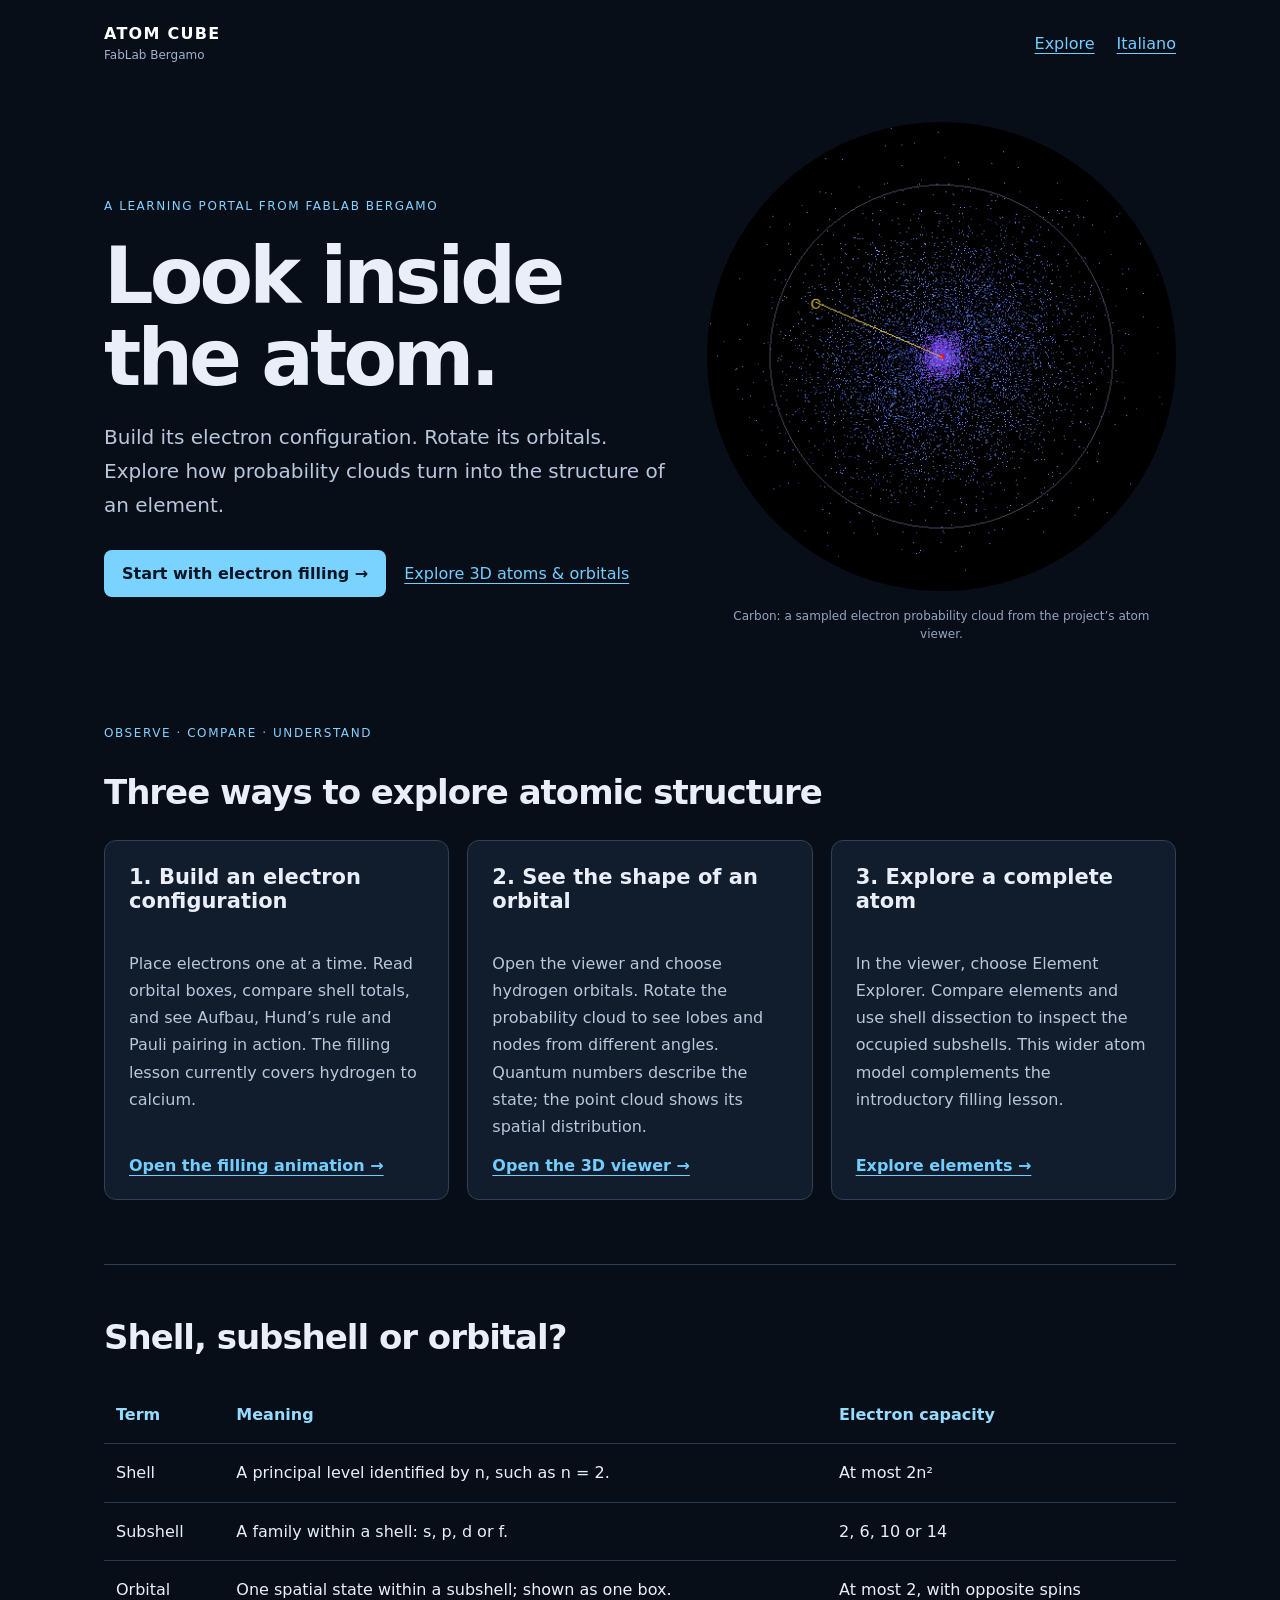
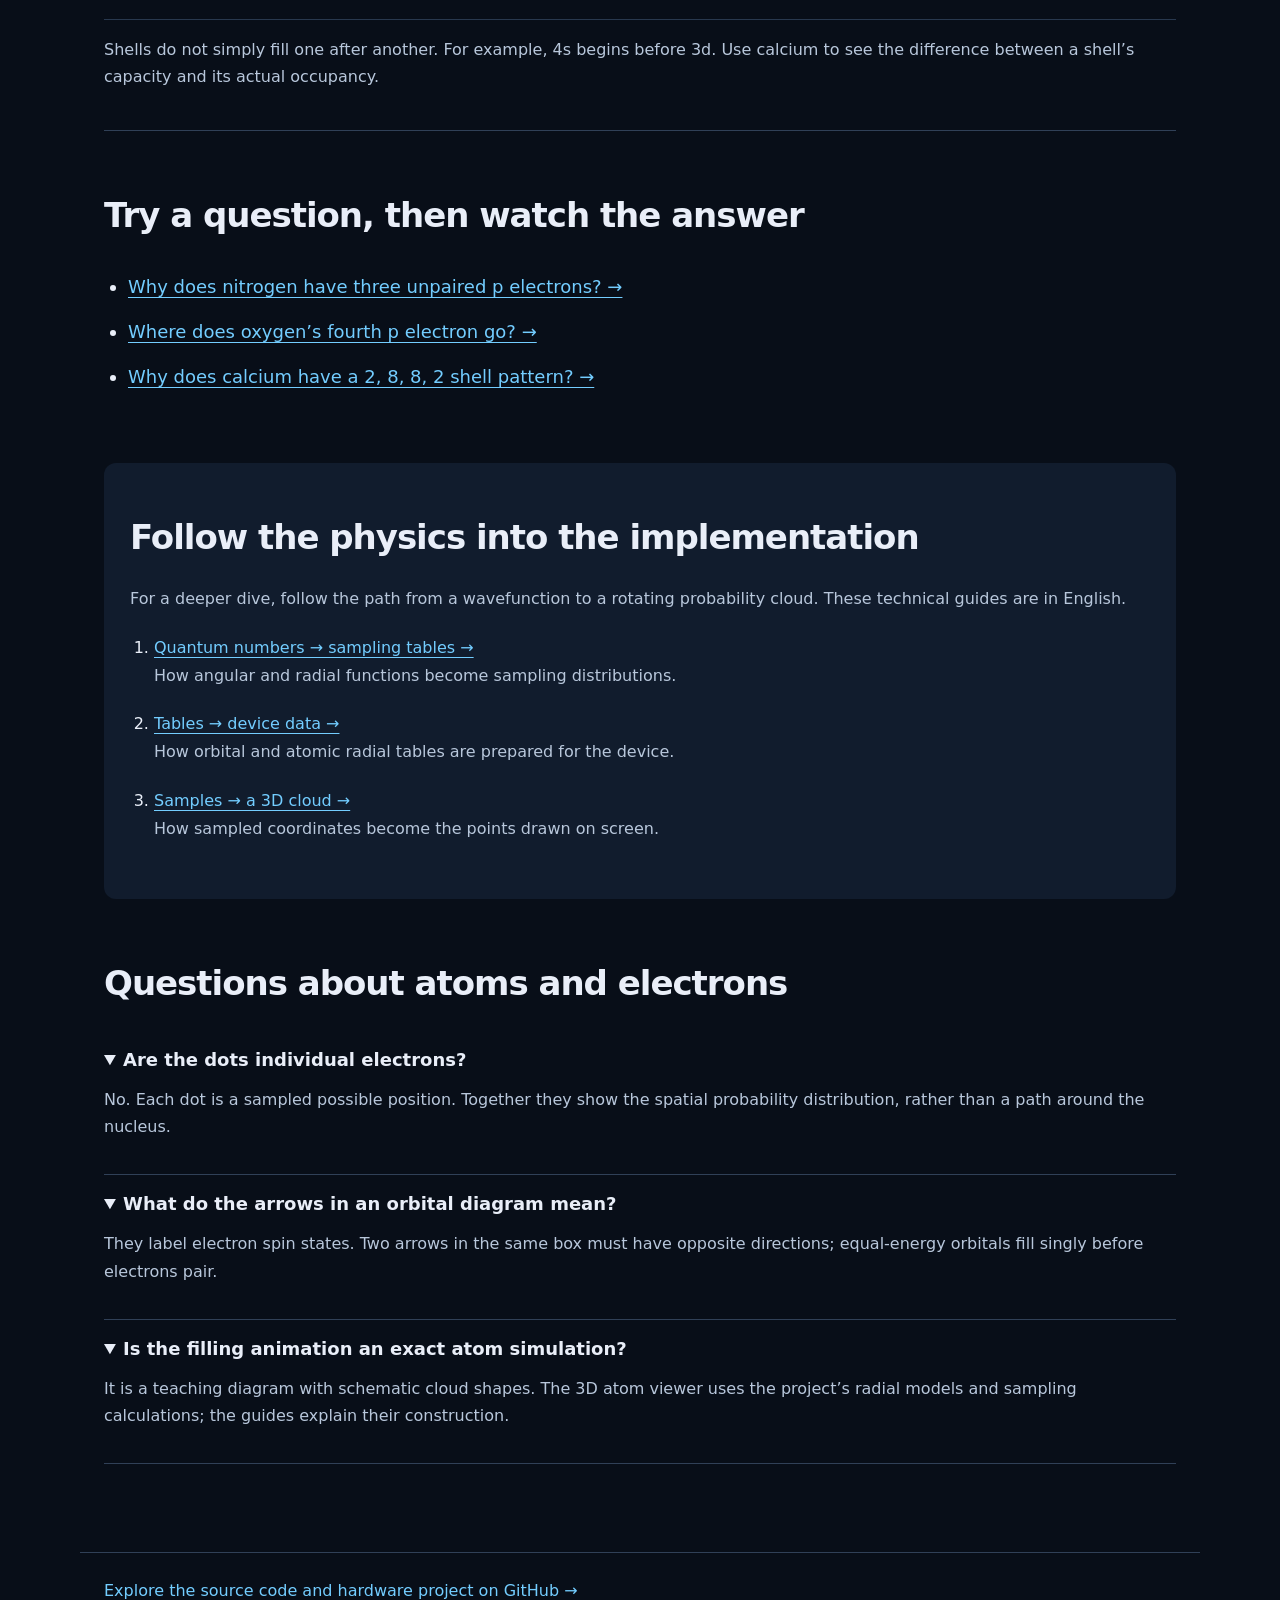
<file: index.html>
<!doctype html>
<!-- Generated by tools/education_pages_gen.py; edit that source. -->
<html lang="en">
<head>
<meta charset="utf-8">
<meta name="viewport" content="width=device-width, initial-scale=1">
<title>Atomic structure, electron configurations &amp; 3D orbitals | Atom Cube</title>
<meta name="description" content="Explore inside the atom: interactive electron shell filling, 3D atomic orbitals, shell dissection and guides to the physics behind the visualizations.">
<link rel="canonical" href="https://pbrunot.github.io/electron-3d-display/">
<link rel="alternate" hreflang="en" href="https://pbrunot.github.io/electron-3d-display/">
<link rel="alternate" hreflang="it" href="https://pbrunot.github.io/electron-3d-display/it/">
<link rel="alternate" hreflang="x-default" href="https://pbrunot.github.io/electron-3d-display/">
<meta property="og:type" content="website">
<meta property="og:title" content="Atomic structure, electron configurations &amp; 3D orbitals | Atom Cube">
<meta property="og:description" content="Explore inside the atom: interactive electron shell filling, 3D atomic orbitals, shell dissection and guides to the physics behind the visualizations.">
<meta property="og:url" content="https://pbrunot.github.io/electron-3d-display/">
<meta property="og:image" content="https://pbrunot.github.io/electron-3d-display/img/atom_C.png">
<meta property="og:locale" content="en_GB">
<meta name="twitter:card" content="summary_large_image">
<link rel="stylesheet" href="web/portal.css">
<script type="application/ld+json">{"@context": "https://schema.org", "@type": "CollectionPage", "name": "Atomic structure, electron configurations & 3D orbitals | Atom Cube", "description": "Explore inside the atom: interactive electron shell filling, 3D atomic orbitals, shell dissection and guides to the physics behind the visualizations.", "url": "https://pbrunot.github.io/electron-3d-display/", "inLanguage": "en", "about": ["Atomic structure", "Electron configuration", "Atomic orbitals"], "hasPart": [{"@type": "LearningResource", "name": "1. Build an electron configuration", "url": "https://pbrunot.github.io/electron-3d-display/web/shell_filling.html", "inLanguage": "en", "learningResourceType": "Interactive visualization"}]}</script>
</head>
<body>
<a class="skip" href="#explore">Skip to learning paths</a>
<header><a class="brand" href="index.html">ATOM CUBE <span>FabLab Bergamo</span></a><nav aria-label="Main navigation"><a href="#explore">Explore</a><a href="it/index.html" lang="it" hreflang="it">Italiano</a></nav></header>
<main>
<section class="hero"><div><p class="eyebrow">A learning portal from FabLab Bergamo</p><h1>Look inside the atom.</h1><p class="intro">Build its electron configuration. Rotate its orbitals. Explore how probability clouds turn into the structure of an element.</p><div class="actions"><a class="button" href="web/shell_filling.html">Start with electron filling →</a><a class="secondary" href="web/index.html">Explore 3D atoms & orbitals</a></div></div><figure><img src="img/atom_C.png" alt="Carbon: a sampled electron probability cloud from the project’s atom viewer." width="480" height="480" fetchpriority="high"><figcaption>Carbon: a sampled electron probability cloud from the project’s atom viewer.</figcaption></figure></section>
<section id="explore"><p class="eyebrow">OBSERVE · COMPARE · UNDERSTAND</p><h2>Three ways to explore atomic structure</h2><div class="paths"><article><h3>1. Build an electron configuration</h3><p>Place electrons one at a time. Read orbital boxes, compare shell totals, and see Aufbau, Hund’s rule and Pauli pairing in action. The filling lesson currently covers hydrogen to calcium.</p><a class="text-link" href="web/shell_filling.html">Open the filling animation →</a></article><article><h3>2. See the shape of an orbital</h3><p>Open the viewer and choose hydrogen orbitals. Rotate the probability cloud to see lobes and nodes from different angles. Quantum numbers describe the state; the point cloud shows its spatial distribution.</p><a class="text-link" href="web/index.html">Open the 3D viewer →</a></article><article><h3>3. Explore a complete atom</h3><p>In the viewer, choose Element Explorer. Compare elements and use shell dissection to inspect the occupied subshells. This wider atom model complements the introductory filling lesson.</p><a class="text-link" href="web/index.html">Explore elements →</a></article></div></section>
<section class="concepts"><h2>Shell, subshell or orbital?</h2><div class="table-wrap"><table><thead><tr><th scope="col">Term</th><th scope="col">Meaning</th><th scope="col">Electron capacity</th></tr></thead><tbody><tr><td>Shell</td><td>A principal level identified by n, such as n = 2.</td><td>At most 2n²</td></tr><tr><td>Subshell</td><td>A family within a shell: s, p, d or f.</td><td>2, 6, 10 or 14</td></tr><tr><td>Orbital</td><td>One spatial state within a subshell; shown as one box.</td><td>At most 2, with opposite spins</td></tr></tbody></table></div><p>Shells do not simply fill one after another. For example, 4s begins before 3d. Use calcium to see the difference between a shell’s capacity and its actual occupancy.</p></section>
<section><h2>Try a question, then watch the answer</h2><ul class="examples"><li><a href="web/shell_filling.html?z=7">Why does nitrogen have three unpaired p electrons? →</a></li><li><a href="web/shell_filling.html?z=8">Where does oxygen’s fourth p electron go? →</a></li><li><a href="web/shell_filling.html?z=20">Why does calcium have a 2, 8, 8, 2 shell pattern? →</a></li></ul></section>
<section class="guides"><h2>Follow the physics into the implementation</h2><p>For a deeper dive, follow the path from a wavefunction to a rotating probability cloud. These technical guides are in English.</p><ol><li><a href="docs/coefficients_to_tables.html">Quantum numbers → sampling tables →</a><p>How angular and radial functions become sampling distributions.</p></li><li><a href="docs/tables_to_bin.html">Tables → device data →</a><p>How orbital and atomic radial tables are prepared for the device.</p></li><li><a href="docs/tables_to_pointclouds.html">Samples → a 3D cloud →</a><p>How sampled coordinates become the points drawn on screen.</p></li></ol></section>
<section class="faq"><h2>Questions about atoms and electrons</h2><details open><summary>Are the dots individual electrons?</summary><p>No. Each dot is a sampled possible position. Together they show the spatial probability distribution, rather than a path around the nucleus.</p></details><details open><summary>What do the arrows in an orbital diagram mean?</summary><p>They label electron spin states. Two arrows in the same box must have opposite directions; equal-energy orbitals fill singly before electrons pair.</p></details><details open><summary>Is the filling animation an exact atom simulation?</summary><p>It is a teaching diagram with schematic cloud shapes. The 3D atom viewer uses the project’s radial models and sampling calculations; the guides explain their construction.</p></details></section>
</main>
<footer><a href="https://github.com/PBrunot/electron-3d-display">Explore the source code and hardware project on GitHub →</a></footer>
</body>
</html>
</file>
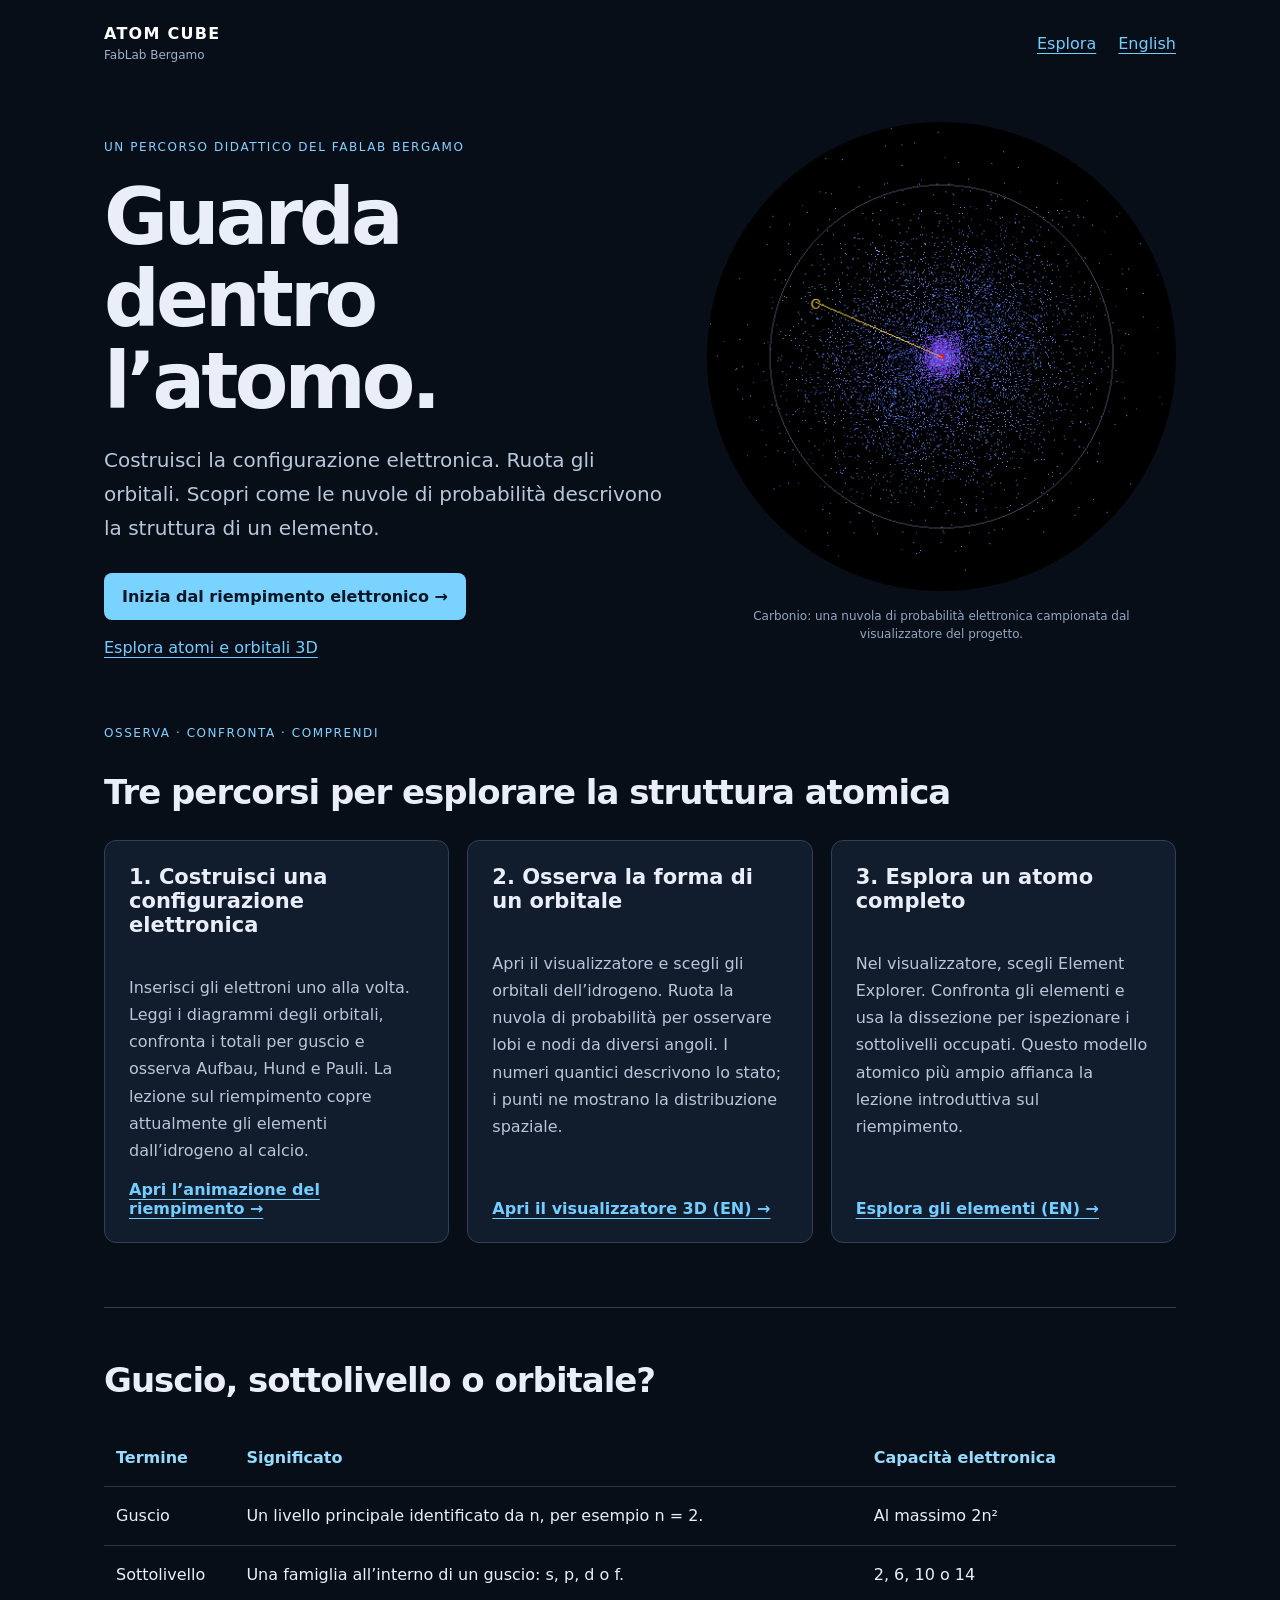
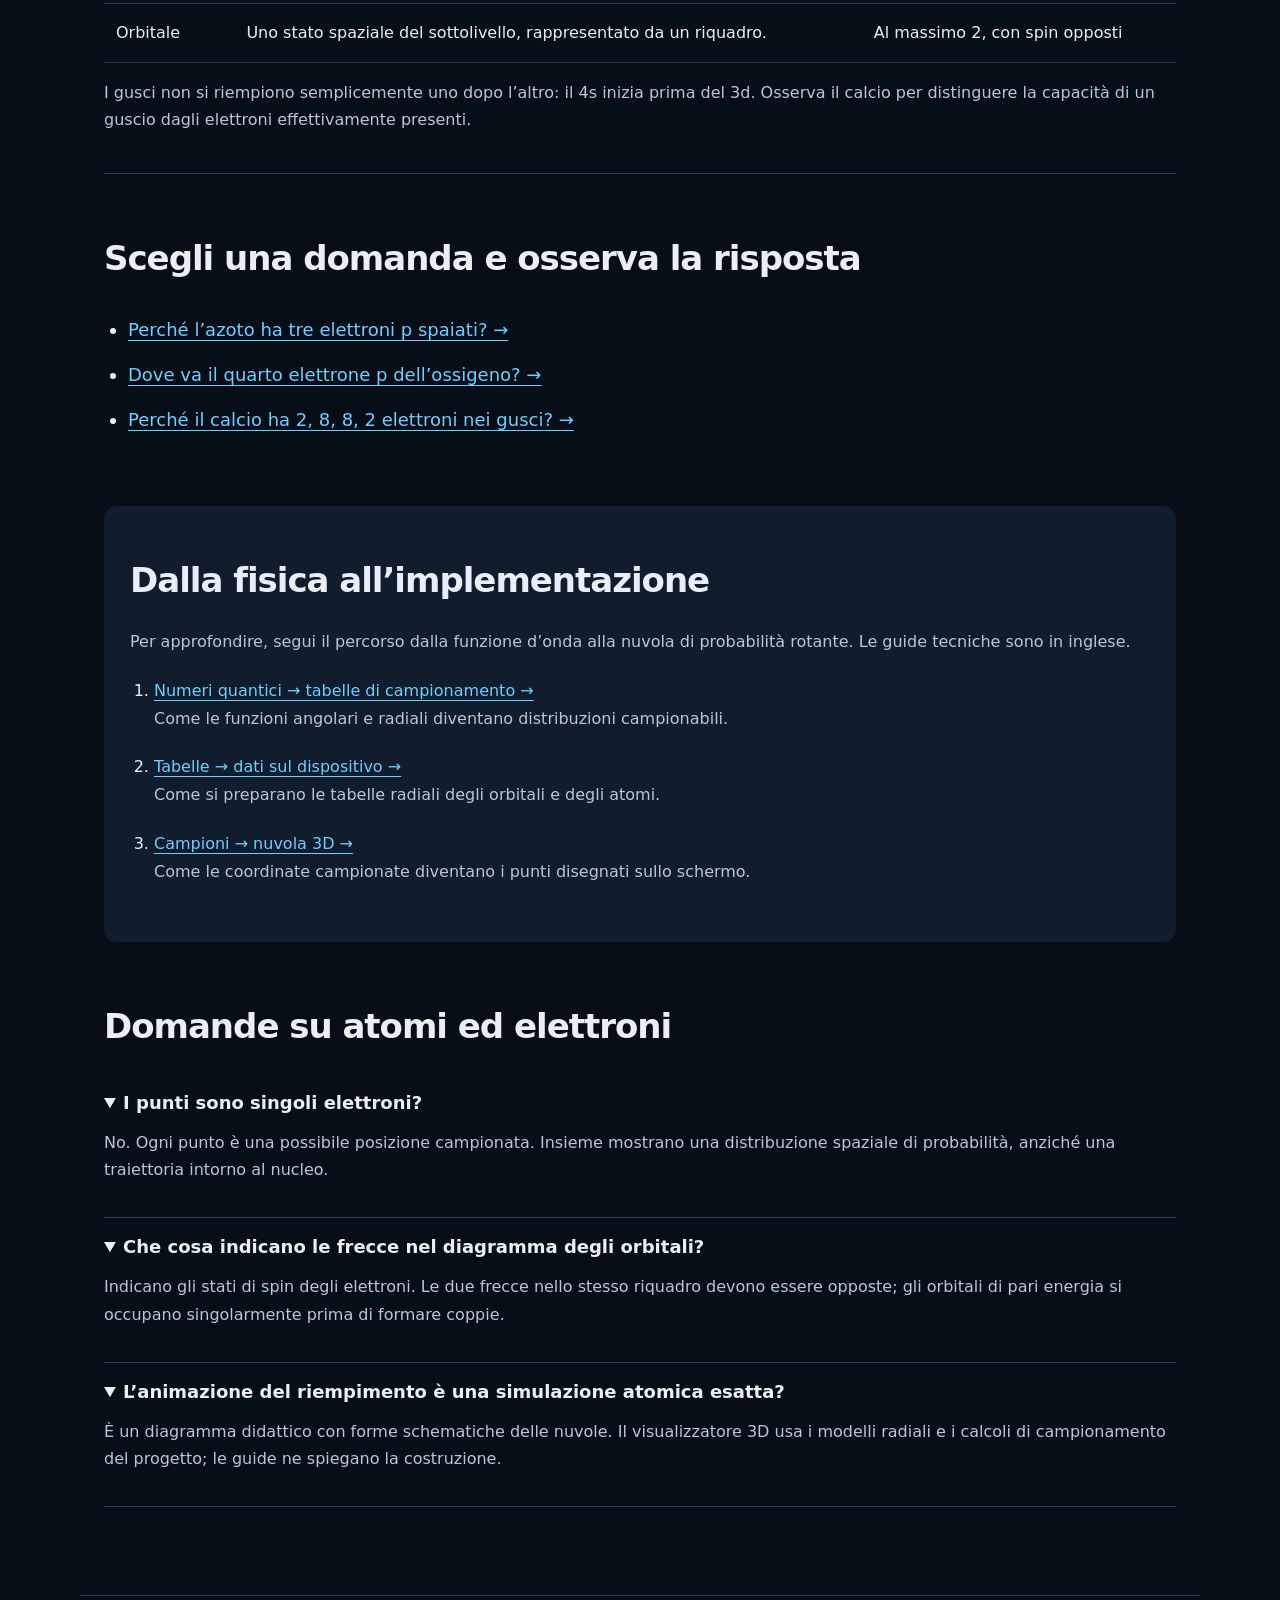
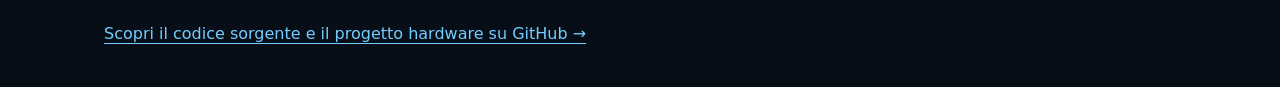
<file: it/index.html>
<!doctype html>
<!-- Generated by tools/education_pages_gen.py; edit that source. -->
<html lang="it">
<head>
<meta charset="utf-8">
<meta name="viewport" content="width=device-width, initial-scale=1">
<title>Struttura atomica, configurazione elettronica e orbitali 3D | Atom Cube</title>
<meta name="description" content="Esplora l’interno dell’atomo: configurazione elettronica animata, riempimento dei gusci, orbitali atomici 3D e guide alla fisica delle nuvole di probabilità.">
<link rel="canonical" href="https://pbrunot.github.io/electron-3d-display/it/">
<link rel="alternate" hreflang="en" href="https://pbrunot.github.io/electron-3d-display/">
<link rel="alternate" hreflang="it" href="https://pbrunot.github.io/electron-3d-display/it/">
<link rel="alternate" hreflang="x-default" href="https://pbrunot.github.io/electron-3d-display/">
<meta property="og:type" content="website">
<meta property="og:title" content="Struttura atomica, configurazione elettronica e orbitali 3D | Atom Cube">
<meta property="og:description" content="Esplora l’interno dell’atomo: configurazione elettronica animata, riempimento dei gusci, orbitali atomici 3D e guide alla fisica delle nuvole di probabilità.">
<meta property="og:url" content="https://pbrunot.github.io/electron-3d-display/it/">
<meta property="og:image" content="https://pbrunot.github.io/electron-3d-display/img/atom_C.png">
<meta property="og:locale" content="it_IT">
<meta name="twitter:card" content="summary_large_image">
<link rel="stylesheet" href="../web/portal.css">
<script type="application/ld+json">{"@context": "https://schema.org", "@type": "CollectionPage", "name": "Struttura atomica, configurazione elettronica e orbitali 3D | Atom Cube", "description": "Esplora l’interno dell’atomo: configurazione elettronica animata, riempimento dei gusci, orbitali atomici 3D e guide alla fisica delle nuvole di probabilità.", "url": "https://pbrunot.github.io/electron-3d-display/it/", "inLanguage": "it", "about": ["Atomic structure", "Electron configuration", "Atomic orbitals"], "hasPart": [{"@type": "LearningResource", "name": "1. Costruisci una configurazione elettronica", "url": "https://pbrunot.github.io/electron-3d-display/web/shell_filling_it.html", "inLanguage": "it", "learningResourceType": "Interactive visualization"}]}</script>
</head>
<body>
<a class="skip" href="#explore">Vai ai percorsi</a>
<header><a class="brand" href="../index.html">ATOM CUBE <span>FabLab Bergamo</span></a><nav aria-label="Navigazione principale"><a href="#explore">Esplora</a><a href="../index.html" lang="en" hreflang="en">English</a></nav></header>
<main>
<section class="hero"><div><p class="eyebrow">Un percorso didattico del FabLab Bergamo</p><h1>Guarda dentro l’atomo.</h1><p class="intro">Costruisci la configurazione elettronica. Ruota gli orbitali. Scopri come le nuvole di probabilità descrivono la struttura di un elemento.</p><div class="actions"><a class="button" href="../web/shell_filling_it.html">Inizia dal riempimento elettronico →</a><a class="secondary" href="../web/index.html">Esplora atomi e orbitali 3D</a></div></div><figure><img src="../img/atom_C.png" alt="Carbonio: una nuvola di probabilità elettronica campionata dal visualizzatore del progetto." width="480" height="480" fetchpriority="high"><figcaption>Carbonio: una nuvola di probabilità elettronica campionata dal visualizzatore del progetto.</figcaption></figure></section>
<section id="explore"><p class="eyebrow">OSSERVA · CONFRONTA · COMPRENDI</p><h2>Tre percorsi per esplorare la struttura atomica</h2><div class="paths"><article><h3>1. Costruisci una configurazione elettronica</h3><p>Inserisci gli elettroni uno alla volta. Leggi i diagrammi degli orbitali, confronta i totali per guscio e osserva Aufbau, Hund e Pauli. La lezione sul riempimento copre attualmente gli elementi dall’idrogeno al calcio.</p><a class="text-link" href="../web/shell_filling_it.html">Apri l’animazione del riempimento →</a></article><article><h3>2. Osserva la forma di un orbitale</h3><p>Apri il visualizzatore e scegli gli orbitali dell’idrogeno. Ruota la nuvola di probabilità per osservare lobi e nodi da diversi angoli. I numeri quantici descrivono lo stato; i punti ne mostrano la distribuzione spaziale.</p><a class="text-link" href="../web/index.html">Apri il visualizzatore 3D (EN) →</a></article><article><h3>3. Esplora un atomo completo</h3><p>Nel visualizzatore, scegli Element Explorer. Confronta gli elementi e usa la dissezione per ispezionare i sottolivelli occupati. Questo modello atomico più ampio affianca la lezione introduttiva sul riempimento.</p><a class="text-link" href="../web/index.html">Esplora gli elementi (EN) →</a></article></div></section>
<section class="concepts"><h2>Guscio, sottolivello o orbitale?</h2><div class="table-wrap"><table><thead><tr><th scope="col">Termine</th><th scope="col">Significato</th><th scope="col">Capacità elettronica</th></tr></thead><tbody><tr><td>Guscio</td><td>Un livello principale identificato da n, per esempio n = 2.</td><td>Al massimo 2n²</td></tr><tr><td>Sottolivello</td><td>Una famiglia all’interno di un guscio: s, p, d o f.</td><td>2, 6, 10 o 14</td></tr><tr><td>Orbitale</td><td>Uno stato spaziale del sottolivello, rappresentato da un riquadro.</td><td>Al massimo 2, con spin opposti</td></tr></tbody></table></div><p>I gusci non si riempiono semplicemente uno dopo l’altro: il 4s inizia prima del 3d. Osserva il calcio per distinguere la capacità di un guscio dagli elettroni effettivamente presenti.</p></section>
<section><h2>Scegli una domanda e osserva la risposta</h2><ul class="examples"><li><a href="../web/shell_filling_it.html?z=7">Perché l’azoto ha tre elettroni p spaiati? →</a></li><li><a href="../web/shell_filling_it.html?z=8">Dove va il quarto elettrone p dell’ossigeno? →</a></li><li><a href="../web/shell_filling_it.html?z=20">Perché il calcio ha 2, 8, 8, 2 elettroni nei gusci? →</a></li></ul></section>
<section class="guides"><h2>Dalla fisica all’implementazione</h2><p>Per approfondire, segui il percorso dalla funzione d’onda alla nuvola di probabilità rotante. Le guide tecniche sono in inglese.</p><ol><li><a href="../docs/coefficients_to_tables.html">Numeri quantici → tabelle di campionamento →</a><p>Come le funzioni angolari e radiali diventano distribuzioni campionabili.</p></li><li><a href="../docs/tables_to_bin.html">Tabelle → dati sul dispositivo →</a><p>Come si preparano le tabelle radiali degli orbitali e degli atomi.</p></li><li><a href="../docs/tables_to_pointclouds.html">Campioni → nuvola 3D →</a><p>Come le coordinate campionate diventano i punti disegnati sullo schermo.</p></li></ol></section>
<section class="faq"><h2>Domande su atomi ed elettroni</h2><details open><summary>I punti sono singoli elettroni?</summary><p>No. Ogni punto è una possibile posizione campionata. Insieme mostrano una distribuzione spaziale di probabilità, anziché una traiettoria intorno al nucleo.</p></details><details open><summary>Che cosa indicano le frecce nel diagramma degli orbitali?</summary><p>Indicano gli stati di spin degli elettroni. Le due frecce nello stesso riquadro devono essere opposte; gli orbitali di pari energia si occupano singolarmente prima di formare coppie.</p></details><details open><summary>L’animazione del riempimento è una simulazione atomica esatta?</summary><p>È un diagramma didattico con forme schematiche delle nuvole. Il visualizzatore 3D usa i modelli radiali e i calcoli di campionamento del progetto; le guide ne spiegano la costruzione.</p></details></section>
</main>
<footer><a href="https://github.com/PBrunot/electron-3d-display">Scopri il codice sorgente e il progetto hardware su GitHub →</a></footer>
</body>
</html>
</file>
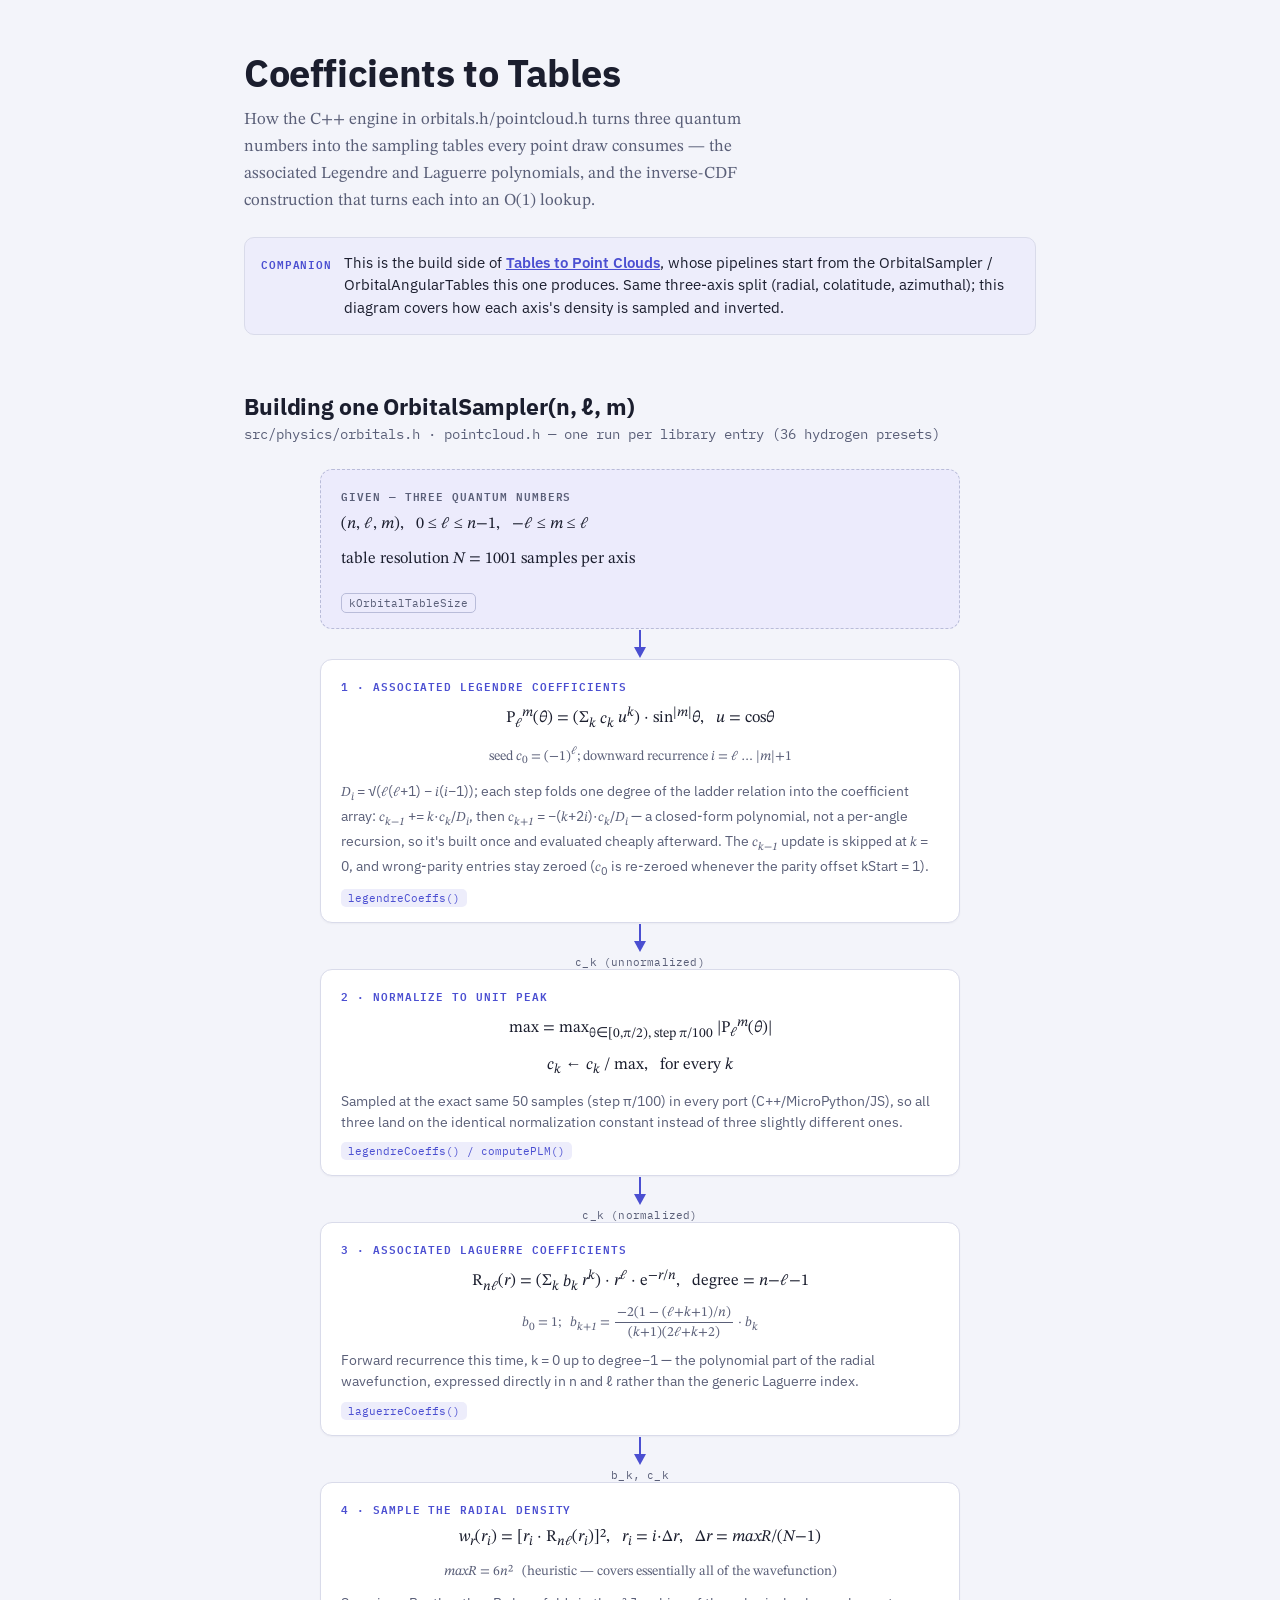
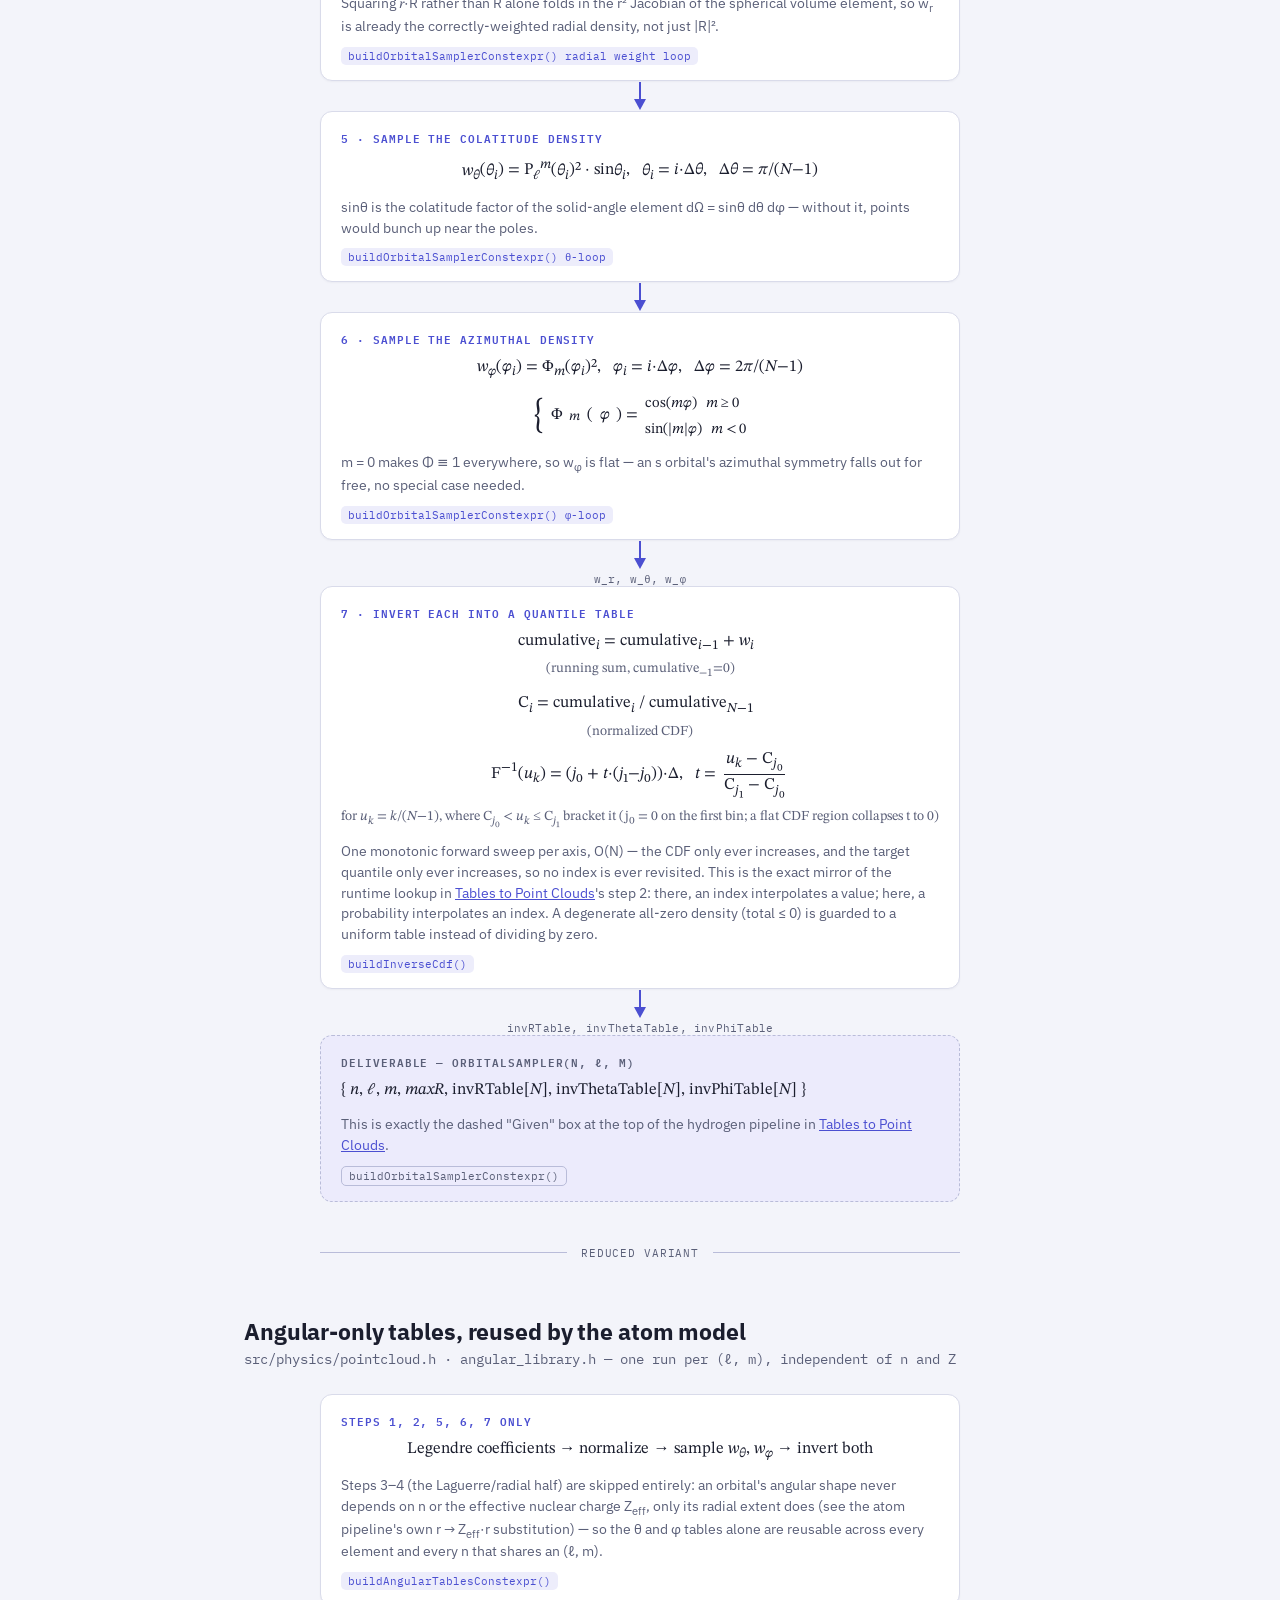
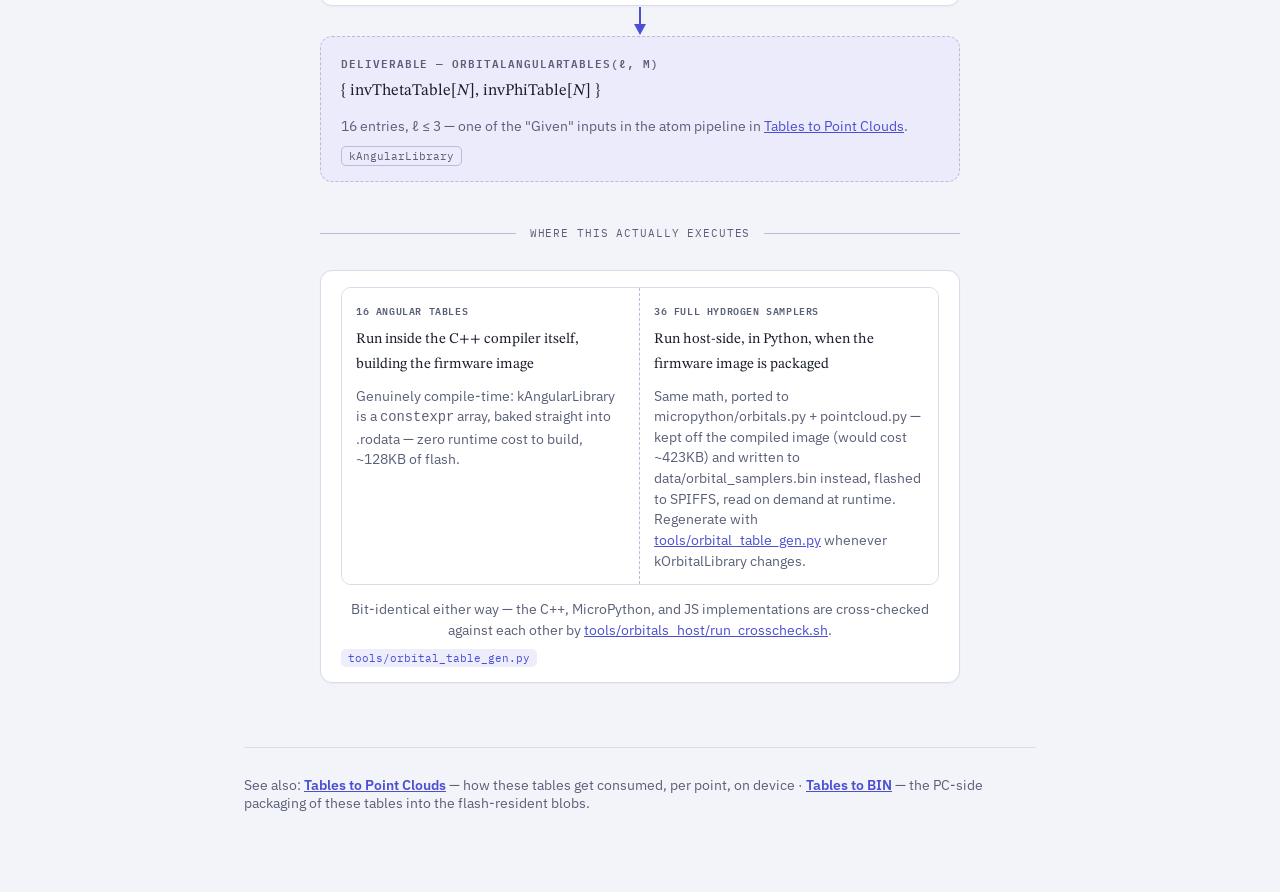
<file: docs/coefficients_to_tables.html>
<!DOCTYPE html>
<html lang="en">
<head>
<meta charset="UTF-8">
<meta name="viewport" content="width=device-width, initial-scale=1">
<title>Coefficients to Tables</title>
<link rel="preconnect" href="https://fonts.googleapis.com">
<link rel="preconnect" href="https://fonts.gstatic.com" crossorigin>
<link href="https://fonts.googleapis.com/css2?family=IBM+Plex+Sans:wght@400;500;600;700&family=IBM+Plex+Mono:wght@400;500;600&family=STIX+Two+Text:ital,wght@0,400;0,500;0,600;1,400;1,500&display=swap" rel="stylesheet">
<style>
  :root{
    color-scheme: light dark;
    --bg:#F3F4FA;
    --surface:#FFFFFF;
    --surface-2:#ECEBFC;
    --border:#D9DBEA;
    --border-strong:#B9BCD9;
    --text:#1B1E2E;
    --text-muted:#5A5F78;
    --accent:#4B4FD1;
    --accent-soft:#EDEDFB;
    --font-display:'IBM Plex Sans', ui-sans-serif, system-ui, sans-serif;
    --font-mono:'IBM Plex Mono', ui-monospace, 'SFMono-Regular', Menlo, monospace;
    --font-math:'STIX Two Text', 'Cambria Math', Georgia, serif;
  }
  @media (prefers-color-scheme: dark){
    :root:not([data-theme="light"]){
      --bg:#0C0E1A; --surface:#141727; --surface-2:#1B1E38;
      --border:#2B2F4C; --border-strong:#3C4166;
      --text:#E7E8F5; --text-muted:#9CA0C4;
      --accent:#9497FF; --accent-soft:#232752;
    }
  }
  :root[data-theme="dark"]{
    --bg:#0C0E1A; --surface:#141727; --surface-2:#1B1E38;
    --border:#2B2F4C; --border-strong:#3C4166;
    --text:#E7E8F5; --text-muted:#9CA0C4;
    --accent:#9497FF; --accent-soft:#232752;
  }

  *{box-sizing:border-box;}
  html,body{margin:0; padding:0;}
  body{
    background:var(--bg); color:var(--text);
    font-family:var(--font-display);
    -webkit-font-smoothing:antialiased;
  }
  .wrap{max-width:840px; margin:0 auto; padding:48px 24px 80px;}

  header.page h1{
    font-family:var(--font-display); font-weight:700; font-size:clamp(1.7rem,4vw,2.35rem);
    letter-spacing:-0.01em; margin:0 0 10px; text-wrap:balance;
  }
  header.page .lede{
    font-family:var(--font-math); font-size:1.05rem; line-height:1.6; color:var(--text-muted);
    max-width:66ch; margin:0 0 22px;
  }
  .scope-note{
    display:flex; gap:12px; align-items:flex-start;
    background:var(--accent-soft); border:1px solid var(--border);
    border-radius:10px; padding:14px 16px; margin-bottom:8px;
  }
  .scope-note .mark{
    font-family:var(--font-mono); font-weight:600; color:var(--accent);
    font-size:11px; letter-spacing:.08em; text-transform:uppercase; white-space:nowrap; padding-top:2px;
  }
  .scope-note p{margin:0; font-size:.92rem; line-height:1.55; color:var(--text);}
  .scope-note a{color:var(--accent); font-weight:600;}

  section.pipeline{margin-top:56px;}
  section.pipeline h2{
    font-family:var(--font-display); font-weight:700; font-size:1.45rem;
    margin:0 0 4px; letter-spacing:-.005em;
  }
  section.pipeline .subtitle{
    font-size:.88rem; color:var(--text-muted); margin:0 0 26px; font-family:var(--font-mono);
  }

  .flow{display:flex; flex-direction:column; align-items:stretch; max-width:640px; margin:0 auto;}

  .connector{display:flex; flex-direction:column; align-items:center; gap:1px; margin:0 auto; color:var(--accent);}
  .connector svg{width:18px; height:30px; display:block;}
  .connector .clabel{
    font-family:var(--font-mono); font-size:10.5px; color:var(--text-muted);
    letter-spacing:.02em; white-space:nowrap; margin-top:1px;
  }

  .stage{
    background:var(--surface); border:1px solid var(--border); border-radius:12px;
    padding:16px 20px 15px; box-shadow:0 1px 2px rgba(20,20,50,.04);
  }
  .stage.given{
    background:var(--surface-2); border-style:dashed; border-color:var(--border-strong);
    box-shadow:none;
  }
  .kicker{
    font-family:var(--font-mono); font-size:10.5px; font-weight:600; letter-spacing:.09em;
    text-transform:uppercase; color:var(--accent); margin:0 0 6px;
  }
  .given .kicker{color:var(--text-muted);}
  .stage-title{font-family:var(--font-display); font-weight:600; font-size:1rem; margin:0 0 10px;}

  .fstack{display:flex; flex-direction:column; align-items:center; gap:7px; margin-bottom:10px;}
  .f{
    font-family:var(--font-math); font-size:1.02rem; text-align:center;
    display:block; line-height:1.7;
  }
  .f.small{font-size:.86rem; color:var(--text-muted);}
  .f.bullet{text-align:left;}
  .given .fstack{align-items:flex-start;}
  .given .f{text-align:left;}

  .caption{font-size:.86rem; line-height:1.5; color:var(--text-muted); margin:0;}
  .caption a{color:var(--accent);}
  .tag{
    display:inline-block; font-family:var(--font-mono); font-size:10.5px; color:var(--accent);
    background:var(--accent-soft); border-radius:5px; padding:2px 7px; margin-top:10px;
  }
  .given .tag{background:transparent; border:1px solid var(--border-strong); color:var(--text-muted);}

  i.v{font-style:italic; font-family:var(--font-math);}
  .frac{display:inline-flex; flex-direction:column; align-items:center; vertical-align:middle; margin:0 .12em; line-height:1.15;}
  .frac .num{padding:0 .15em .1em; border-bottom:1.4px solid currentColor;}
  .frac .den{padding:.1em .15em 0;}
  .cases{display:inline-flex; align-items:center; gap:.4em;}
  .cases::before{content:"{"; font-size:1.9em; font-weight:300; line-height:.6; transform:scaleY(1.25);}
  .cases-list{display:flex; flex-direction:column; gap:.12em; font-size:.9em; text-align:left;}

  .split{
    display:grid; grid-template-columns:1fr 1fr; gap:0; margin-bottom:6px;
    border:1px solid var(--border); border-radius:10px; overflow:hidden;
  }
  .split-half{padding:13px 14px; background:var(--surface);}
  .split-half:first-child{border-right:1px dashed var(--border-strong);}
  .split-half .half-label{
    font-family:var(--font-mono); font-size:10px; font-weight:600; color:var(--text-muted);
    text-transform:uppercase; letter-spacing:.06em; margin:0 0 8px;
  }
  .split-half .f{font-size:.92rem; text-align:left;}
  @media (max-width:560px){
    .split{grid-template-columns:1fr;}
    .split-half:first-child{border-right:none; border-bottom:1px dashed var(--border-strong);}
  }

  .note{
    text-align:center; font-size:.82rem; color:var(--text-muted); font-family:var(--font-mono);
    margin:14px 0 -4px; padding:8px 14px; border:1px dashed var(--border-strong); border-radius:8px;
    max-width:520px; margin-left:auto; margin-right:auto;
  }

  .divider{
    display:flex; align-items:center; gap:14px; max-width:640px; margin:44px auto 30px;
    color:var(--text-muted); font-family:var(--font-mono); font-size:11px; letter-spacing:.08em; text-transform:uppercase;
  }
  .divider::before, .divider::after{content:""; flex:1; height:1px; background:var(--border-strong);}

  footer.legend{
    margin-top:64px; padding-top:28px; border-top:1px solid var(--border);
    font-size:.85rem; color:var(--text-muted);
  }
  footer.legend a{color:var(--accent); font-weight:600;}
</style>
</head>
<body>
<div class="wrap">

  <header class="page">
    <h1>Coefficients to Tables</h1>
    <p class="lede">How the C++ engine in orbitals.h/pointcloud.h turns three quantum numbers into the sampling tables every point draw consumes — the associated Legendre and Laguerre polynomials, and the inverse-CDF construction that turns each into an O(1) lookup.</p>
    <div class="scope-note">
      <span class="mark">Companion</span>
      <p>This is the build side of <a href="tables_to_pointclouds.html">Tables to Point Clouds</a>, whose pipelines start from the OrbitalSampler / OrbitalAngularTables this one produces. Same three-axis split (radial, colatitude, azimuthal); this diagram covers how each axis's density is sampled and inverted.</p>
    </div>
  </header>

  <section class="pipeline">
    <h2>Building one OrbitalSampler(n, ℓ, m)</h2>
    <p class="subtitle">src/physics/orbitals.h · pointcloud.h — one run per library entry (36 hydrogen presets)</p>

    <div class="flow">

      <div class="stage given">
        <p class="kicker">Given — three quantum numbers</p>
        <div class="fstack">
          <div class="f">(<i class="v">n</i>, <i class="v">ℓ</i>, <i class="v">m</i>), &nbsp; 0 ≤ <i class="v">ℓ</i> ≤ <i class="v">n</i>−1, &nbsp; −<i class="v">ℓ</i> ≤ <i class="v">m</i> ≤ <i class="v">ℓ</i></div>
          <div class="f">table resolution <i class="v">N</i> = 1001 samples per axis</div>
        </div>
        <span class="tag">kOrbitalTableSize</span>
      </div>

      <div class="connector">
        <svg viewBox="0 0 18 30"><line x1="9" y1="1" x2="9" y2="21" stroke="currentColor" stroke-width="2"/><polygon points="9,29 3,18 15,18" fill="currentColor"/></svg>
      </div>

      <div class="stage">
        <p class="kicker">1 · Associated Legendre coefficients</p>
        <div class="fstack">
          <div class="f">P<sub><i class="v">ℓ</i></sub><sup><i class="v">m</i></sup>(<i class="v">θ</i>) = (Σ<sub><i class="v">k</i></sub> <i class="v">c<sub>k</sub></i> <i class="v">u</i><sup><i class="v">k</i></sup>) · sin<sup>|<i class="v">m</i>|</sup><i class="v">θ</i>, &nbsp; <i class="v">u</i> = cos<i class="v">θ</i></div>
          <div class="f small">seed <i class="v">c</i><sub>0</sub> = (−1)<sup><i class="v">ℓ</i></sup>; downward recurrence <i class="v">i</i> = <i class="v">ℓ</i> … |<i class="v">m</i>|+1</div>
        </div>
        <p class="caption"><i class="v">D<sub>i</sub></i> = √(<i class="v">ℓ</i>(<i class="v">ℓ</i>+1) − <i class="v">i</i>(<i class="v">i</i>−1)); each step folds one degree of the ladder relation into the coefficient array: <i class="v">c<sub>k−1</sub></i> += <i class="v">k</i>·<i class="v">c<sub>k</sub></i>/<i class="v">D<sub>i</sub></i>, then <i class="v">c<sub>k+1</sub></i> = −(<i class="v">k</i>+2<i class="v">i</i>)·<i class="v">c<sub>k</sub></i>/<i class="v">D<sub>i</sub></i> — a closed-form polynomial, not a per-angle recursion, so it's built once and evaluated cheaply afterward. The <i class="v">c<sub>k−1</sub></i> update is skipped at <i class="v">k</i> = 0, and wrong-parity entries stay zeroed (<i class="v">c</i><sub>0</sub> is re-zeroed whenever the parity offset kStart = 1).</p>
        <span class="tag">legendreCoeffs()</span>
      </div>

      <div class="connector">
        <svg viewBox="0 0 18 30"><line x1="9" y1="1" x2="9" y2="21" stroke="currentColor" stroke-width="2"/><polygon points="9,29 3,18 15,18" fill="currentColor"/></svg>
        <span class="clabel">c_k (unnormalized)</span>
      </div>

      <div class="stage">
        <p class="kicker">2 · Normalize to unit peak</p>
        <div class="fstack">
          <div class="f">max = max<sub>θ∈[0,π/2), step π/100</sub> |P<sub><i class="v">ℓ</i></sub><sup><i class="v">m</i></sup>(<i class="v">θ</i>)|</div>
          <div class="f"><i class="v">c<sub>k</sub></i> ← <i class="v">c<sub>k</sub></i> / max, &nbsp; for every <i class="v">k</i></div>
        </div>
        <p class="caption">Sampled at the exact same 50 samples (step π/100) in every port (C++/MicroPython/JS), so all three land on the identical normalization constant instead of three slightly different ones.</p>
        <span class="tag">legendreCoeffs() / computePLM()</span>
      </div>

      <div class="connector">
        <svg viewBox="0 0 18 30"><line x1="9" y1="1" x2="9" y2="21" stroke="currentColor" stroke-width="2"/><polygon points="9,29 3,18 15,18" fill="currentColor"/></svg>
        <span class="clabel">c_k (normalized)</span>
      </div>

      <div class="stage">
        <p class="kicker">3 · Associated Laguerre coefficients</p>
        <div class="fstack">
          <div class="f">R<sub><i class="v">nℓ</i></sub>(<i class="v">r</i>) = (Σ<sub><i class="v">k</i></sub> <i class="v">b<sub>k</sub></i> <i class="v">r</i><sup><i class="v">k</i></sup>) · <i class="v">r</i><sup><i class="v">ℓ</i></sup> · e<sup>−<i class="v">r</i>/<i class="v">n</i></sup>, &nbsp; degree = <i class="v">n</i>−<i class="v">ℓ</i>−1</div>
          <div class="f small"><i class="v">b</i><sub>0</sub> = 1; &nbsp; <i class="v">b<sub>k+1</sub></i> = <span class="frac"><span class="num">−2(1 − (<i class="v">ℓ</i>+<i class="v">k</i>+1)/<i class="v">n</i>)</span><span class="den">(<i class="v">k</i>+1)(2<i class="v">ℓ</i>+<i class="v">k</i>+2)</span></span> · <i class="v">b<sub>k</sub></i></div>
        </div>
        <p class="caption">Forward recurrence this time, k = 0 up to degree−1 — the polynomial part of the radial wavefunction, expressed directly in n and ℓ rather than the generic Laguerre index.</p>
        <span class="tag">laguerreCoeffs()</span>
      </div>

      <div class="connector">
        <svg viewBox="0 0 18 30"><line x1="9" y1="1" x2="9" y2="21" stroke="currentColor" stroke-width="2"/><polygon points="9,29 3,18 15,18" fill="currentColor"/></svg>
        <span class="clabel">b_k, c_k</span>
      </div>

      <div class="stage">
        <p class="kicker">4 · Sample the radial density</p>
        <div class="fstack">
          <div class="f"><i class="v">w<sub>r</sub></i>(<i class="v">r<sub>i</sub></i>) = [<i class="v">r<sub>i</sub></i> · R<sub><i class="v">nℓ</i></sub>(<i class="v">r<sub>i</sub></i>)]², &nbsp; <i class="v">r<sub>i</sub></i> = <i class="v">i</i>·Δ<i class="v">r</i>, &nbsp; Δ<i class="v">r</i> = <i class="v">maxR</i>/(<i class="v">N</i>−1)</div>
          <div class="f small"><i class="v">maxR</i> = 6<i class="v">n</i>² &nbsp; (heuristic — covers essentially all of the wavefunction)</div>
        </div>
        <p class="caption">Squaring <i class="v">r</i>·R rather than R alone folds in the r² Jacobian of the spherical volume element, so w<sub>r</sub> is already the correctly-weighted radial density, not just |R|².</p>
        <span class="tag">buildOrbitalSamplerConstexpr() radial weight loop</span>
      </div>

      <div class="connector">
        <svg viewBox="0 0 18 30"><line x1="9" y1="1" x2="9" y2="21" stroke="currentColor" stroke-width="2"/><polygon points="9,29 3,18 15,18" fill="currentColor"/></svg>
      </div>

      <div class="stage">
        <p class="kicker">5 · Sample the colatitude density</p>
        <div class="fstack">
          <div class="f"><i class="v">w<sub>θ</sub></i>(<i class="v">θ<sub>i</sub></i>) = P<sub><i class="v">ℓ</i></sub><sup><i class="v">m</i></sup>(<i class="v">θ<sub>i</sub></i>)² · sin<i class="v">θ<sub>i</sub></i>, &nbsp; <i class="v">θ<sub>i</sub></i> = <i class="v">i</i>·Δ<i class="v">θ</i>, &nbsp; Δ<i class="v">θ</i> = <i class="v">π</i>/(<i class="v">N</i>−1)</div>
        </div>
        <p class="caption">sinθ is the colatitude factor of the solid-angle element dΩ = sinθ dθ dφ — without it, points would bunch up near the poles.</p>
        <span class="tag">buildOrbitalSamplerConstexpr() θ-loop</span>
      </div>

      <div class="connector">
        <svg viewBox="0 0 18 30"><line x1="9" y1="1" x2="9" y2="21" stroke="currentColor" stroke-width="2"/><polygon points="9,29 3,18 15,18" fill="currentColor"/></svg>
      </div>

      <div class="stage">
        <p class="kicker">6 · Sample the azimuthal density</p>
        <div class="fstack">
          <div class="f"><i class="v">w<sub>φ</sub></i>(<i class="v">φ<sub>i</sub></i>) = Φ<sub><i class="v">m</i></sub>(<i class="v">φ<sub>i</sub></i>)², &nbsp; <i class="v">φ<sub>i</sub></i> = <i class="v">i</i>·Δ<i class="v">φ</i>, &nbsp; Δ<i class="v">φ</i> = 2<i class="v">π</i>/(<i class="v">N</i>−1)</div>
          <div class="f"><span class="cases">Φ<sub><i class="v">m</i></sub>(<i class="v">φ</i>) = <span class="cases-list"><div>cos(<i class="v">mφ</i>) &nbsp;&nbsp;<i class="v">m</i> ≥ 0</div><div>sin(|<i class="v">m</i>|<i class="v">φ</i>) &nbsp;&nbsp;<i class="v">m</i> &lt; 0</div></span></span></div>
        </div>
        <p class="caption">m = 0 makes Φ ≡ 1 everywhere, so w<sub>φ</sub> is flat — an s orbital's azimuthal symmetry falls out for free, no special case needed.</p>
        <span class="tag">buildOrbitalSamplerConstexpr() φ-loop</span>
      </div>

      <div class="connector">
        <svg viewBox="0 0 18 30"><line x1="9" y1="1" x2="9" y2="21" stroke="currentColor" stroke-width="2"/><polygon points="9,29 3,18 15,18" fill="currentColor"/></svg>
        <span class="clabel">w_r, w_θ, w_φ</span>
      </div>

      <div class="stage">
        <p class="kicker">7 · Invert each into a quantile table</p>
        <div class="fstack">
          <div class="f">cumulative<sub><i class="v">i</i></sub> = cumulative<sub><i class="v">i</i>−1</sub> + <i class="v">w<sub>i</sub></i> &nbsp;<span class="f small">(running sum, cumulative<sub>−1</sub>=0)</span></div>
          <div class="f">C<sub><i class="v">i</i></sub> = cumulative<sub><i class="v">i</i></sub> / cumulative<sub><i class="v">N</i>−1</sub> &nbsp;<span class="f small">(normalized CDF)</span></div>
          <div class="f">F<sup>−1</sup>(<i class="v">u<sub>k</sub></i>) = (<i class="v">j</i>₀ + <i class="v">t</i>·(<i class="v">j</i>₁−<i class="v">j</i>₀))·Δ, &nbsp; <i class="v">t</i> = <span class="frac"><span class="num"><i class="v">u<sub>k</sub></i> − C<sub><i class="v">j</i>₀</sub></span><span class="den">C<sub><i class="v">j</i>₁</sub> − C<sub><i class="v">j</i>₀</sub></span></span></div>
          <div class="f small">for <i class="v">u<sub>k</sub></i> = <i class="v">k</i>/(<i class="v">N</i>−1), where C<sub><i class="v">j</i>₀</sub> &lt; <i class="v">u<sub>k</sub></i> ≤ C<sub><i class="v">j</i>₁</sub> bracket it (j₀ = 0 on the first bin; a flat CDF region collapses t to 0)</div>
        </div>
        <p class="caption">One monotonic forward sweep per axis, O(N) — the CDF only ever increases, and the target quantile only ever increases, so no index is ever revisited. This is the exact mirror of the runtime lookup in <a href="tables_to_pointclouds.html">Tables to Point Clouds</a>'s step 2: there, an index interpolates a value; here, a probability interpolates an index. A degenerate all-zero density (total ≤ 0) is guarded to a uniform table instead of dividing by zero.</p>
        <span class="tag">buildInverseCdf()</span>
      </div>

      <div class="connector">
        <svg viewBox="0 0 18 30"><line x1="9" y1="1" x2="9" y2="21" stroke="currentColor" stroke-width="2"/><polygon points="9,29 3,18 15,18" fill="currentColor"/></svg>
        <span class="clabel">invRTable, invThetaTable, invPhiTable</span>
      </div>

      <div class="stage given">
        <p class="kicker">Deliverable — OrbitalSampler(n, ℓ, m)</p>
        <div class="fstack">
          <div class="f">{ <i class="v">n</i>, <i class="v">ℓ</i>, <i class="v">m</i>, <i class="v">maxR</i>, invRTable[<i class="v">N</i>], invThetaTable[<i class="v">N</i>], invPhiTable[<i class="v">N</i>] }</div>
        </div>
        <p class="caption">This is exactly the dashed "Given" box at the top of the hydrogen pipeline in <a href="tables_to_pointclouds.html">Tables to Point Clouds</a>.</p>
        <span class="tag">buildOrbitalSamplerConstexpr()</span>
      </div>

    </div>
  </section>

  <div class="divider">Reduced variant</div>

  <section class="pipeline">
    <h2>Angular-only tables, reused by the atom model</h2>
    <p class="subtitle">src/physics/pointcloud.h · angular_library.h — one run per (ℓ, m), independent of n and Z</p>

    <div class="flow">
      <div class="stage">
        <p class="kicker">Steps 1, 2, 5, 6, 7 only</p>
        <div class="fstack">
          <div class="f">Legendre coefficients → normalize → sample <i class="v">w<sub>θ</sub></i>, <i class="v">w<sub>φ</sub></i> → invert both</div>
        </div>
        <p class="caption">Steps 3–4 (the Laguerre/radial half) are skipped entirely: an orbital's angular shape never depends on n or the effective nuclear charge Z<sub>eff</sub>, only its radial extent does (see the atom pipeline's own r → Z<sub>eff</sub>·r substitution) — so the θ and φ tables alone are reusable across every element and every n that shares an (ℓ, m).</p>
        <span class="tag">buildAngularTablesConstexpr()</span>
      </div>

      <div class="connector">
        <svg viewBox="0 0 18 30"><line x1="9" y1="1" x2="9" y2="21" stroke="currentColor" stroke-width="2"/><polygon points="9,29 3,18 15,18" fill="currentColor"/></svg>
      </div>

      <div class="stage given">
        <p class="kicker">Deliverable — OrbitalAngularTables(ℓ, m)</p>
        <div class="fstack">
          <div class="f">{ invThetaTable[<i class="v">N</i>], invPhiTable[<i class="v">N</i>] }</div>
        </div>
        <p class="caption">16 entries, ℓ ≤ 3 — one of the "Given" inputs in the atom pipeline in <a href="tables_to_pointclouds.html">Tables to Point Clouds</a>.</p>
        <span class="tag">kAngularLibrary</span>
      </div>
    </div>
  </section>

  <div class="divider">Where this actually executes</div>

  <section class="pipeline" style="margin-top:0;">
    <div class="flow">
      <div class="stage">
        <div class="split">
          <div class="split-half">
            <p class="half-label">16 angular tables</p>
            <div class="f">Run inside the C++ compiler itself, building the firmware image</div>
            <p class="caption" style="margin-top:8px;">Genuinely compile-time: kAngularLibrary is a <code>constexpr</code> array, baked straight into .rodata — zero runtime cost to build, ~128KB of flash.</p>
          </div>
          <div class="split-half">
            <p class="half-label">36 full hydrogen samplers</p>
            <div class="f">Run host-side, in Python, when the firmware image is packaged</div>
            <p class="caption" style="margin-top:8px;">Same math, ported to micropython/orbitals.py + pointcloud.py — kept off the compiled image (would cost ~423KB) and written to data/orbital_samplers.bin instead, flashed to SPIFFS, read on demand at runtime. Regenerate with <a href="../tools/orbital_table_gen.py">tools/orbital_table_gen.py</a> whenever kOrbitalLibrary changes.</p>
          </div>
        </div>
        <p class="caption" style="margin-top:14px; text-align:center;">Bit-identical either way — the C++, MicroPython, and JS implementations are cross-checked against each other by <a href="../tools/orbitals_host/run_crosscheck.sh">tools/orbitals_host/run_crosscheck.sh</a>.</p>
        <span class="tag" style="margin-top:8px;">tools/orbital_table_gen.py</span>
      </div>
    </div>
  </section>

  <footer class="legend">
    See also: <a href="tables_to_pointclouds.html">Tables to Point Clouds</a> — how these tables get consumed, per point, on device · <a href="tables_to_bin.html">Tables to BIN</a> — the PC-side packaging of these tables into the flash-resident blobs.
  </footer>

</div>
</body>
</html>
</file>
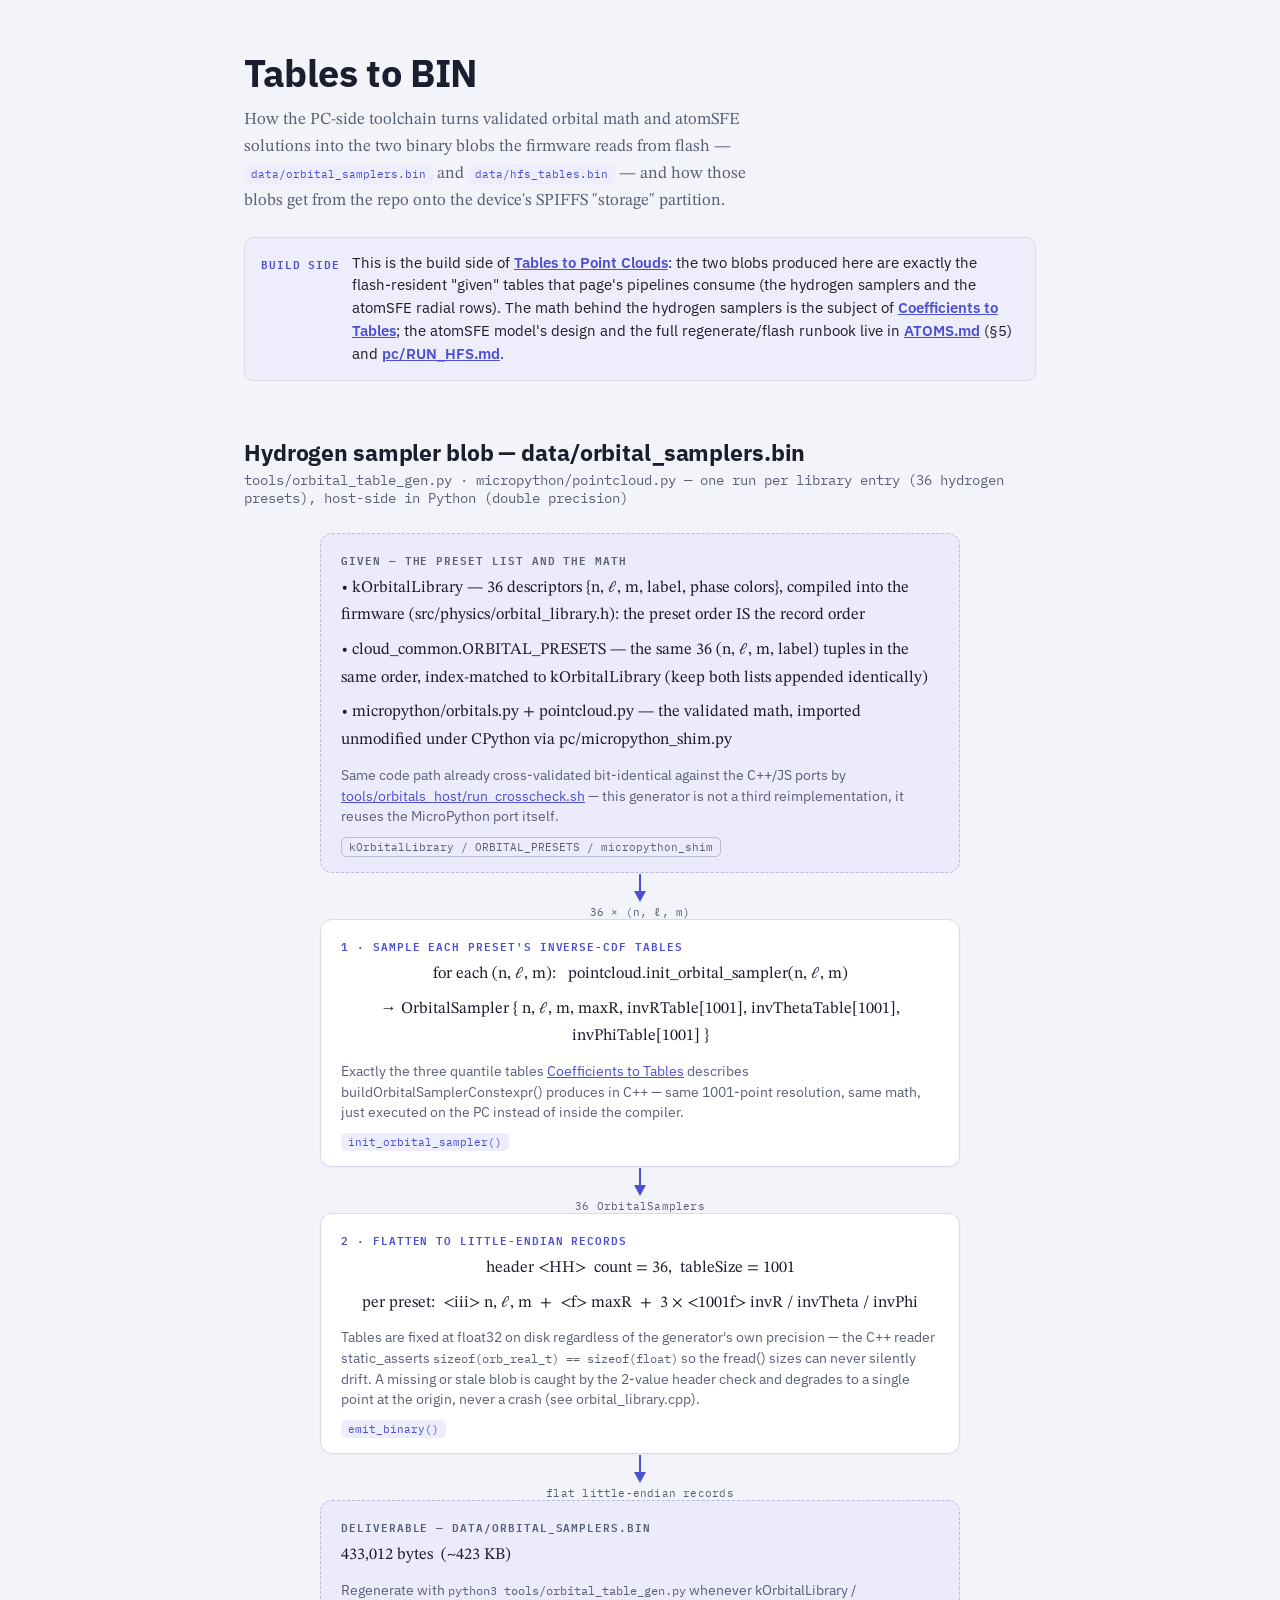
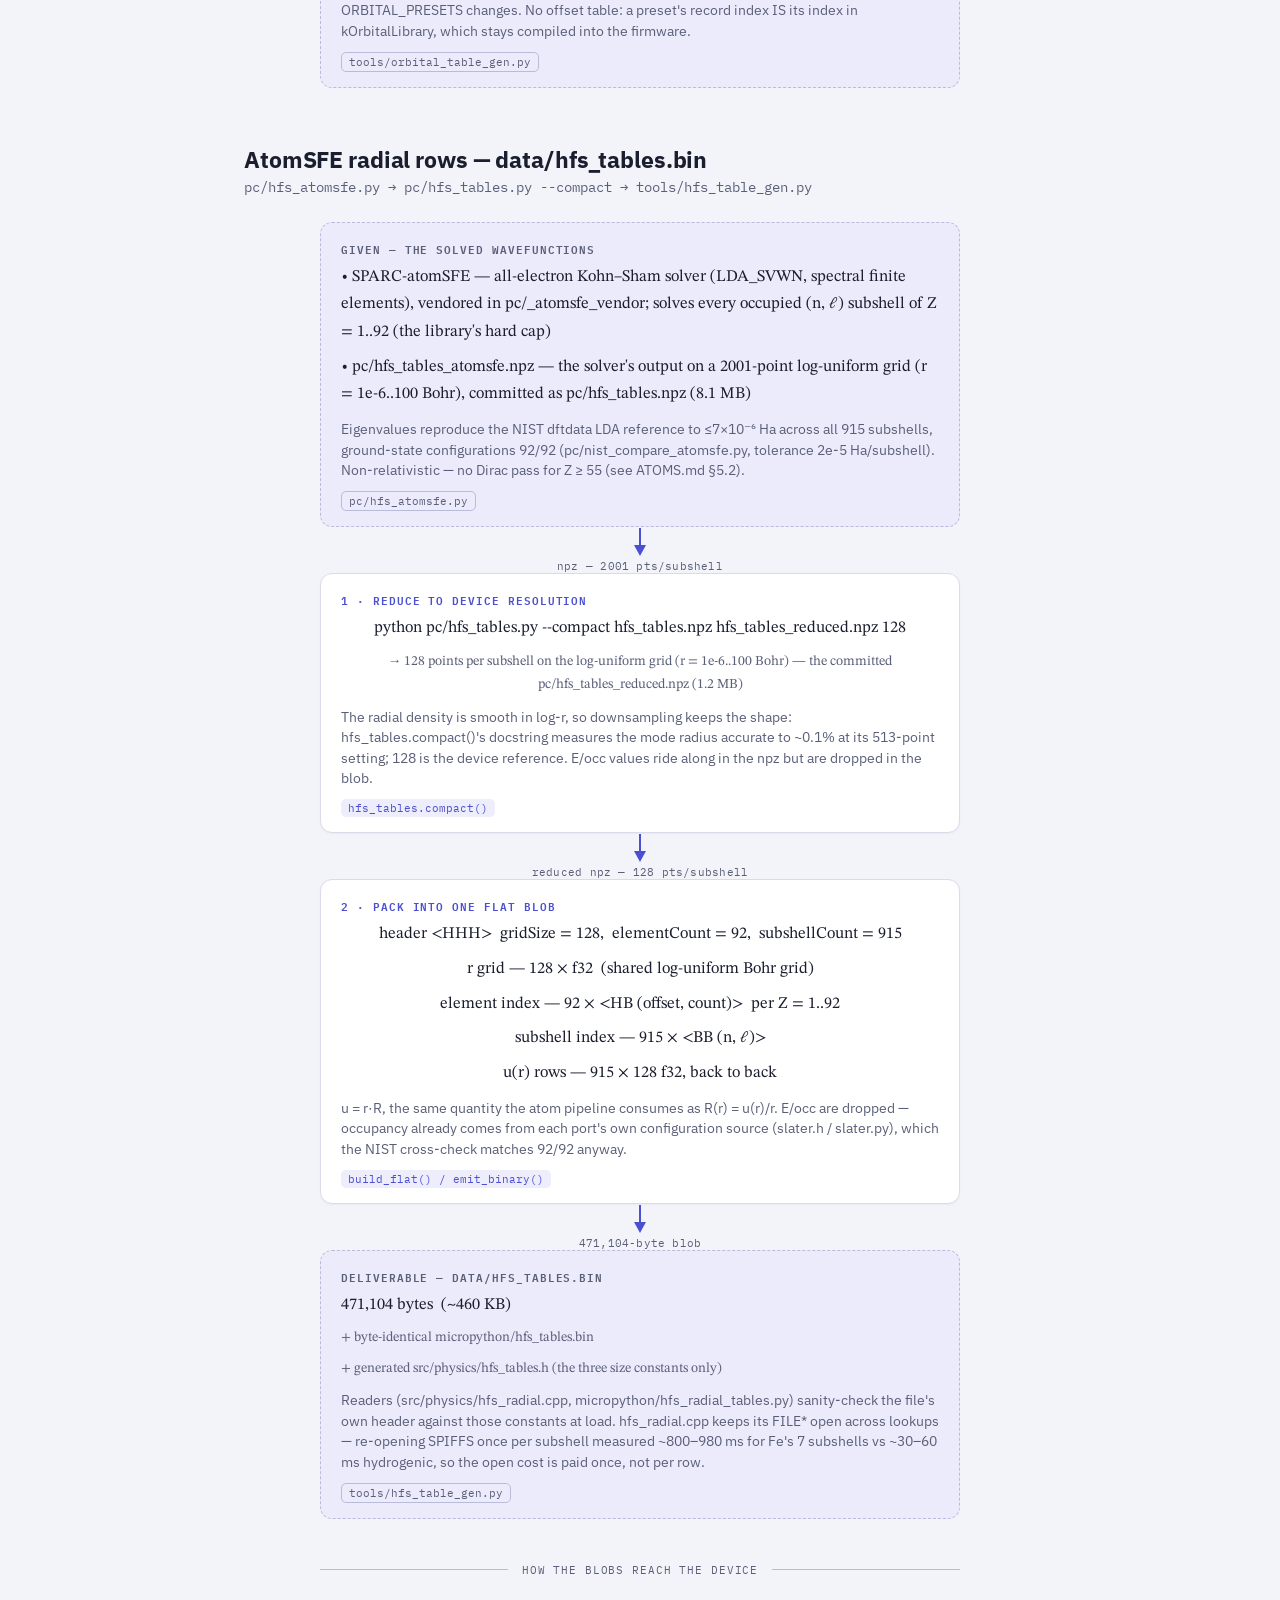
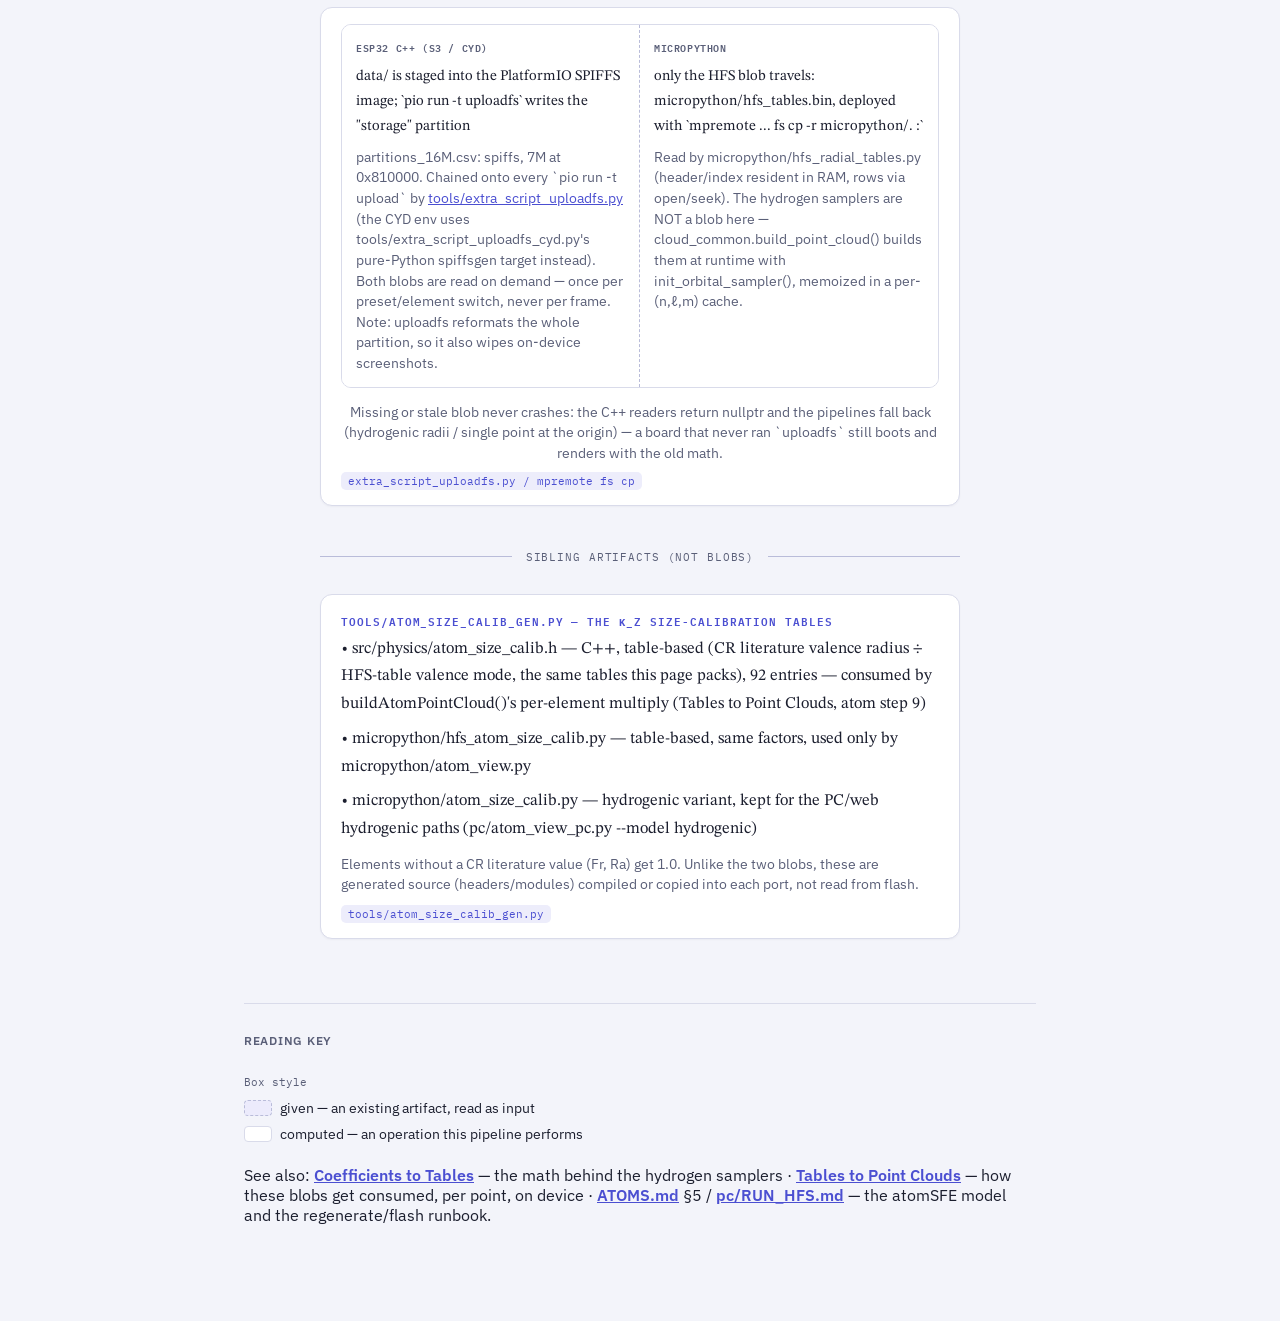
<file: docs/tables_to_bin.html>
<!DOCTYPE html>
<html lang="en">
<head>
<meta charset="UTF-8">
<meta name="viewport" content="width=device-width, initial-scale=1">
<title>Tables to BIN</title>
<link rel="preconnect" href="https://fonts.googleapis.com">
<link rel="preconnect" href="https://fonts.gstatic.com" crossorigin>
<link href="https://fonts.googleapis.com/css2?family=IBM+Plex+Sans:wght@400;500;600;700&family=IBM+Plex+Mono:wght@400;500;600&family=STIX+Two+Text:ital,wght@0,400;0,500;0,600;1,400;1,500&display=swap" rel="stylesheet">
<style>
  :root{
    color-scheme: light dark;
    --bg:#F3F4FA;
    --surface:#FFFFFF;
    --surface-2:#ECEBFC;
    --border:#D9DBEA;
    --border-strong:#B9BCD9;
    --text:#1B1E2E;
    --text-muted:#5A5F78;
    --accent:#4B4FD1;
    --accent-soft:#EDEDFB;
    --phase-pos:#D22828;
    --phase-neg:#2850D2;
    --shell-1:#8C3CFF; --shell-2:#466EFF; --shell-3:#3CC8DC; --shell-4:#5ADC5A;
    --shell-5:#FFD23C; --shell-6:#FF8C28; --shell-7:#E63C3C; --shell-x:#A0A0A0;
    --font-display:'IBM Plex Sans', ui-sans-serif, system-ui, sans-serif;
    --font-mono:'IBM Plex Mono', ui-monospace, 'SFMono-Regular', Menlo, monospace;
    --font-math:'STIX Two Text', 'Cambria Math', Georgia, serif;
  }
  @media (prefers-color-scheme: dark){
    :root:not([data-theme="light"]){
      --bg:#0C0E1A; --surface:#141727; --surface-2:#1B1E38;
      --border:#2B2F4C; --border-strong:#3C4166;
      --text:#E7E8F5; --text-muted:#9CA0C4;
      --accent:#9497FF; --accent-soft:#232752;
      --phase-pos:#E05555; --phase-neg:#5F7FE8;
    }
  }
  :root[data-theme="dark"]{
    --bg:#0C0E1A; --surface:#141727; --surface-2:#1B1E38;
    --border:#2B2F4C; --border-strong:#3C4166;
    --text:#E7E8F5; --text-muted:#9CA0C4;
    --accent:#9497FF; --accent-soft:#232752;
    --phase-pos:#E05555; --phase-neg:#5F7FE8;
  }

  *{box-sizing:border-box;}
  html,body{margin:0; padding:0;}
  body{
    background:var(--bg); color:var(--text);
    font-family:var(--font-display);
    -webkit-font-smoothing:antialiased;
  }
  .wrap{max-width:840px; margin:0 auto; padding:48px 24px 80px;}

  header.page h1{
    font-family:var(--font-display); font-weight:700; font-size:clamp(1.7rem,4vw,2.35rem);
    letter-spacing:-0.01em; margin:0 0 10px; text-wrap:balance;
  }
  header.page .lede{
    font-family:var(--font-math); font-size:1.05rem; line-height:1.6; color:var(--text-muted);
    max-width:66ch; margin:0 0 22px;
  }
  .scope-note{
    display:flex; gap:12px; align-items:flex-start;
    background:var(--accent-soft); border:1px solid var(--border);
    border-radius:10px; padding:14px 16px; margin-bottom:8px;
  }
  .scope-note .mark{
    font-family:var(--font-mono); font-weight:600; color:var(--accent);
    font-size:11px; letter-spacing:.08em; text-transform:uppercase; white-space:nowrap; padding-top:2px;
  }
  .scope-note p{margin:0; font-size:.92rem; line-height:1.55; color:var(--text);}
  .scope-note code{font-family:var(--font-mono); font-size:.85em; color:var(--accent);}
  .scope-note a{color:var(--accent); font-weight:600;}

  section.pipeline{margin-top:56px;}
  section.pipeline h2{
    font-family:var(--font-display); font-weight:700; font-size:1.45rem;
    margin:0 0 4px; letter-spacing:-.005em;
  }
  section.pipeline .subtitle{
    font-size:.88rem; color:var(--text-muted); margin:0 0 26px; font-family:var(--font-mono);
  }

  .flow{display:flex; flex-direction:column; align-items:stretch; max-width:640px; margin:0 auto;}

  .connector{display:flex; flex-direction:column; align-items:center; gap:1px; margin:0 auto; color:var(--accent);}
  .connector svg{width:18px; height:30px; display:block;}
  .connector .clabel{
    font-family:var(--font-mono); font-size:10.5px; color:var(--text-muted);
    letter-spacing:.02em; white-space:nowrap; margin-top:1px;
  }

  .stage{
    background:var(--surface); border:1px solid var(--border); border-radius:12px;
    padding:16px 20px 15px; box-shadow:0 1px 2px rgba(20,20,50,.04);
  }
  .stage.given{
    background:var(--surface-2); border-style:dashed; border-color:var(--border-strong);
    box-shadow:none;
  }
  .kicker{
    font-family:var(--font-mono); font-size:10.5px; font-weight:600; letter-spacing:.09em;
    text-transform:uppercase; color:var(--accent); margin:0 0 6px;
  }
  .given .kicker{color:var(--text-muted);}
  .stage-title{font-family:var(--font-display); font-weight:600; font-size:1rem; margin:0 0 10px;}

  .fstack{display:flex; flex-direction:column; align-items:center; gap:7px; margin-bottom:10px;}
  .f{
    font-family:var(--font-math); font-size:1.02rem; text-align:center;
    display:block; line-height:1.7;
  }
  .f.small{font-size:.86rem; color:var(--text-muted);}
  .f.bullet{text-align:left;}
  .given .fstack{align-items:flex-start;}
  .given .f{text-align:left;}

  .caption{font-size:.86rem; line-height:1.5; color:var(--text-muted); margin:0;}
  .caption a{color:var(--accent);}
  .tag{
    display:inline-block; font-family:var(--font-mono); font-size:10.5px; color:var(--accent);
    background:var(--accent-soft); border-radius:5px; padding:2px 7px; margin-top:10px;
  }
  .given .tag{background:transparent; border:1px solid var(--border-strong); color:var(--text-muted);}

  i.v{font-style:italic; font-family:var(--font-math);}
  .frac{display:inline-flex; flex-direction:column; align-items:center; vertical-align:middle; margin:0 .12em; line-height:1.15;}
  .frac .num{padding:0 .15em .1em; border-bottom:1.4px solid currentColor;}
  .frac .den{padding:.1em .15em 0;}
  .sqrt{display:inline-flex; align-items:flex-start;}
  .sqrt::before{content:"\221A"; font-size:1.1em; transform:translateY(1px); margin-right:-1px;}
  .sqrt .rad{border-top:1.4px solid currentColor; padding:0 .18em;}
  .cases{display:inline-flex; align-items:center; gap:.4em;}
  .cases::before{content:"{"; font-size:1.9em; font-weight:300; line-height:.6; transform:scaleY(1.25);}
  .cases-list{display:flex; flex-direction:column; gap:.12em; font-size:.9em; text-align:left;}

  .split{
    display:grid; grid-template-columns:1fr 1fr; gap:0; margin-bottom:6px;
    border:1px solid var(--border); border-radius:10px; overflow:hidden;
  }
  .split-half{padding:13px 14px; background:var(--surface);}
  .split-half:first-child{border-right:1px dashed var(--border-strong);}
  .split-half .half-label{
    font-family:var(--font-mono); font-size:10px; font-weight:600; color:var(--text-muted);
    text-transform:uppercase; letter-spacing:.06em; margin:0 0 8px;
  }
  .split-half .f{font-size:.92rem; text-align:left;}
  .split-share{
    padding:12px 20px 2px; border-top:1px dashed var(--border-strong);
    background:var(--surface); text-align:center;
  }
  @media (max-width:560px){
    .split{grid-template-columns:1fr;}
    .split-half:first-child{border-right:none; border-bottom:1px dashed var(--border-strong);}
  }

  .note{
    text-align:center; font-size:.82rem; color:var(--text-muted); font-family:var(--font-mono);
    margin:14px 0 -4px; padding:8px 14px; border:1px dashed var(--border-strong); border-radius:8px;
    max-width:520px; margin-left:auto; margin-right:auto;
  }

  .divider{
    display:flex; align-items:center; gap:14px; max-width:640px; margin:44px auto 30px;
    color:var(--text-muted); font-family:var(--font-mono); font-size:11px; letter-spacing:.08em; text-transform:uppercase;
  }
  .divider::before, .divider::after{content:""; flex:1; height:1px; background:var(--border-strong);}

  footer.legend{
    margin-top:64px; padding-top:28px; border-top:1px solid var(--border);
  }
  footer.legend h3{
    font-family:var(--font-display); font-weight:600; font-size:.95rem; margin:0 0 16px;
    color:var(--text-muted); text-transform:uppercase; letter-spacing:.06em; font-size:.78rem;
  }
  .legend-grid{display:flex; flex-wrap:wrap; gap:28px 40px; margin-bottom:22px;}
  .legend-group{display:flex; flex-direction:column; gap:8px;}
  .legend-group-title{font-family:var(--font-mono); font-size:11px; color:var(--text-muted); margin-bottom:2px;}
  .box-key{display:flex; align-items:center; gap:8px; font-size:.85rem;}
  .box-key .mini{width:28px; height:16px; border-radius:4px; flex:none;}
  .mini.given-mini{background:var(--surface-2); border:1.4px dashed var(--border-strong);}
  .mini.solid-mini{background:var(--surface); border:1.4px solid var(--border);}
  footer.legend a{color:var(--accent); font-weight:600;}
</style>
</head>
<body>
<div class="wrap">

  <header class="page">
    <h1>Tables to BIN</h1>
    <p class="lede">How the PC-side toolchain turns validated orbital math and atomSFE solutions into the two binary blobs the firmware reads from flash — <span class="tag" style="margin-top:0;">data/orbital_samplers.bin</span> and <span class="tag" style="margin-top:0;">data/hfs_tables.bin</span> — and how those blobs get from the repo onto the device's SPIFFS "storage" partition.</p>
    <div class="scope-note">
      <span class="mark">Build side</span>
      <p>This is the build side of <a href="tables_to_pointclouds.html">Tables to Point Clouds</a>: the two blobs produced here are exactly the flash-resident "given" tables that page's pipelines consume (the hydrogen samplers and the atomSFE radial rows). The math behind the hydrogen samplers is the subject of <a href="coefficients_to_tables.html">Coefficients to Tables</a>; the atomSFE model's design and the full regenerate/flash runbook live in <a href="ATOMS.md">ATOMS.md</a> (§5) and <a href="../pc/RUN_HFS.md">pc/RUN_HFS.md</a>.</p>
    </div>
  </header>

  <!-- ======================= ORBITAL SAMPLERS ======================= -->
  <section class="pipeline">
    <h2>Hydrogen sampler blob — data/orbital_samplers.bin</h2>
    <p class="subtitle">tools/orbital_table_gen.py · micropython/pointcloud.py — one run per library entry (36 hydrogen presets), host-side in Python (double precision)</p>

    <div class="flow">

      <div class="stage given">
        <p class="kicker">Given — the preset list and the math</p>
        <div class="fstack">
          <div class="f bullet">• kOrbitalLibrary — 36 descriptors {n, ℓ, m, label, phase colors}, compiled into the firmware (src/physics/orbital_library.h): the preset order IS the record order</div>
          <div class="f bullet">• cloud_common.ORBITAL_PRESETS — the same 36 (n, ℓ, m, label) tuples in the same order, index-matched to kOrbitalLibrary (keep both lists appended identically)</div>
          <div class="f bullet">• micropython/orbitals.py + pointcloud.py — the validated math, imported unmodified under CPython via pc/micropython_shim.py</div>
        </div>
        <p class="caption">Same code path already cross-validated bit-identical against the C++/JS ports by <a href="../tools/orbitals_host/run_crosscheck.sh">tools/orbitals_host/run_crosscheck.sh</a> — this generator is not a third reimplementation, it reuses the MicroPython port itself.</p>
        <span class="tag">kOrbitalLibrary / ORBITAL_PRESETS / micropython_shim</span>
      </div>

      <div class="connector">
        <svg viewBox="0 0 18 30"><line x1="9" y1="1" x2="9" y2="21" stroke="currentColor" stroke-width="2"/><polygon points="9,29 3,18 15,18" fill="currentColor"/></svg>
        <span class="clabel">36 × (n, ℓ, m)</span>
      </div>

      <div class="stage">
        <p class="kicker">1 · Sample each preset's inverse-CDF tables</p>
        <div class="fstack">
          <div class="f">for each (n, ℓ, m): &nbsp; pointcloud.init_orbital_sampler(n, ℓ, m)</div>
          <div class="f">→ OrbitalSampler { n, ℓ, m, maxR, invRTable[1001], invThetaTable[1001], invPhiTable[1001] }</div>
        </div>
        <p class="caption">Exactly the three quantile tables <a href="coefficients_to_tables.html">Coefficients to Tables</a> describes buildOrbitalSamplerConstexpr() produces in C++ — same 1001-point resolution, same math, just executed on the PC instead of inside the compiler.</p>
        <span class="tag">init_orbital_sampler()</span>
      </div>

      <div class="connector">
        <svg viewBox="0 0 18 30"><line x1="9" y1="1" x2="9" y2="21" stroke="currentColor" stroke-width="2"/><polygon points="9,29 3,18 15,18" fill="currentColor"/></svg>
        <span class="clabel">36 OrbitalSamplers</span>
      </div>

      <div class="stage">
        <p class="kicker">2 · Flatten to little-endian records</p>
        <div class="fstack">
          <div class="f">header &lt;HH&gt; &nbsp;count = 36, &nbsp;tableSize = 1001</div>
          <div class="f">per preset: &nbsp;&lt;iii&gt; n, ℓ, m &nbsp;+&nbsp; &lt;f&gt; maxR &nbsp;+&nbsp; 3 × &lt;1001f&gt; invR / invTheta / invPhi</div>
        </div>
        <p class="caption">Tables are fixed at float32 on disk regardless of the generator's own precision — the C++ reader static_asserts <code style="font-family:var(--font-mono);font-size:.85em;">sizeof(orb_real_t) == sizeof(float)</code> so the fread() sizes can never silently drift. A missing or stale blob is caught by the 2-value header check and degrades to a single point at the origin, never a crash (see orbital_library.cpp).</p>
        <span class="tag">emit_binary()</span>
      </div>

      <div class="connector">
        <svg viewBox="0 0 18 30"><line x1="9" y1="1" x2="9" y2="21" stroke="currentColor" stroke-width="2"/><polygon points="9,29 3,18 15,18" fill="currentColor"/></svg>
        <span class="clabel">flat little-endian records</span>
      </div>

      <div class="stage given">
        <p class="kicker">Deliverable — data/orbital_samplers.bin</p>
        <div class="fstack">
          <div class="f">433,012 bytes &nbsp;(~423 KB)</div>
        </div>
        <p class="caption">Regenerate with <code style="font-family:var(--font-mono);font-size:.85em;">python3 tools/orbital_table_gen.py</code> whenever kOrbitalLibrary / ORBITAL_PRESETS changes. No offset table: a preset's record index IS its index in kOrbitalLibrary, which stays compiled into the firmware.</p>
        <span class="tag">tools/orbital_table_gen.py</span>
      </div>

    </div>
  </section>

  <!-- ======================= HFS / atomSFE ======================= -->
  <section class="pipeline">
    <h2>AtomSFE radial rows — data/hfs_tables.bin</h2>
    <p class="subtitle">pc/hfs_atomsfe.py → pc/hfs_tables.py --compact → tools/hfs_table_gen.py</p>

    <div class="flow">

      <div class="stage given">
        <p class="kicker">Given — the solved wavefunctions</p>
        <div class="fstack">
          <div class="f bullet">• SPARC-atomSFE — all-electron Kohn–Sham solver (LDA_SVWN, spectral finite elements), vendored in pc/_atomsfe_vendor; solves every occupied (n, ℓ) subshell of Z = 1..92 (the library's hard cap)</div>
          <div class="f bullet">• pc/hfs_tables_atomsfe.npz — the solver's output on a 2001-point log-uniform grid (r = 1e-6..100 Bohr), committed as pc/hfs_tables.npz (8.1 MB)</div>
        </div>
        <p class="caption">Eigenvalues reproduce the NIST dftdata LDA reference to ≤7×10⁻⁶ Ha across all 915 subshells, ground-state configurations 92/92 (pc/nist_compare_atomsfe.py, tolerance 2e-5 Ha/subshell). Non-relativistic — no Dirac pass for Z ≥ 55 (see ATOMS.md §5.2).</p>
        <span class="tag">pc/hfs_atomsfe.py</span>
      </div>

      <div class="connector">
        <svg viewBox="0 0 18 30"><line x1="9" y1="1" x2="9" y2="21" stroke="currentColor" stroke-width="2"/><polygon points="9,29 3,18 15,18" fill="currentColor"/></svg>
        <span class="clabel">npz — 2001 pts/subshell</span>
      </div>

      <div class="stage">
        <p class="kicker">1 · Reduce to device resolution</p>
        <div class="fstack">
          <div class="f">python pc/hfs_tables.py --compact hfs_tables.npz hfs_tables_reduced.npz 128</div>
          <div class="f small">→ 128 points per subshell on the log-uniform grid (r = 1e-6..100 Bohr) — the committed pc/hfs_tables_reduced.npz (1.2 MB)</div>
        </div>
        <p class="caption">The radial density is smooth in log-r, so downsampling keeps the shape: hfs_tables.compact()'s docstring measures the mode radius accurate to ~0.1% at its 513-point setting; 128 is the device reference. E/occ values ride along in the npz but are dropped in the blob.</p>
        <span class="tag">hfs_tables.compact()</span>
      </div>

      <div class="connector">
        <svg viewBox="0 0 18 30"><line x1="9" y1="1" x2="9" y2="21" stroke="currentColor" stroke-width="2"/><polygon points="9,29 3,18 15,18" fill="currentColor"/></svg>
        <span class="clabel">reduced npz — 128 pts/subshell</span>
      </div>

      <div class="stage">
        <p class="kicker">2 · Pack into one flat blob</p>
        <div class="fstack">
          <div class="f">header &lt;HHH&gt; &nbsp;gridSize = 128, &nbsp;elementCount = 92, &nbsp;subshellCount = 915</div>
          <div class="f">r grid — 128 × f32 &nbsp;(shared log-uniform Bohr grid)</div>
          <div class="f">element index — 92 × &lt;HB (offset, count)&gt; &nbsp;per Z = 1..92</div>
          <div class="f">subshell index — 915 × &lt;BB (n, ℓ)&gt;</div>
          <div class="f">u(r) rows — 915 × 128 f32, back to back</div>
        </div>
        <p class="caption">u = r·R, the same quantity the atom pipeline consumes as R(r) = u(r)/r. E/occ are dropped — occupancy already comes from each port's own configuration source (slater.h / slater.py), which the NIST cross-check matches 92/92 anyway.</p>
        <span class="tag">build_flat() / emit_binary()</span>
      </div>

      <div class="connector">
        <svg viewBox="0 0 18 30"><line x1="9" y1="1" x2="9" y2="21" stroke="currentColor" stroke-width="2"/><polygon points="9,29 3,18 15,18" fill="currentColor"/></svg>
        <span class="clabel">471,104-byte blob</span>
      </div>

      <div class="stage given">
        <p class="kicker">Deliverable — data/hfs_tables.bin</p>
        <div class="fstack">
          <div class="f">471,104 bytes &nbsp;(~460 KB)</div>
          <div class="f small">+ byte-identical micropython/hfs_tables.bin</div>
          <div class="f small">+ generated src/physics/hfs_tables.h (the three size constants only)</div>
        </div>
        <p class="caption">Readers (src/physics/hfs_radial.cpp, micropython/hfs_radial_tables.py) sanity-check the file's own header against those constants at load. hfs_radial.cpp keeps its FILE* open across lookups — re-opening SPIFFS once per subshell measured ~800–980 ms for Fe's 7 subshells vs ~30–60 ms hydrogenic, so the open cost is paid once, not per row.</p>
        <span class="tag">tools/hfs_table_gen.py</span>
      </div>

    </div>
  </section>

  <div class="divider">How the blobs reach the device</div>

  <section class="pipeline" style="margin-top:0;">
    <div class="flow">
      <div class="stage">
        <div class="split">
          <div class="split-half">
            <p class="half-label">ESP32 C++ (S3 / CYD)</p>
            <div class="f">data/ is staged into the PlatformIO SPIFFS image; `pio run -t uploadfs` writes the "storage" partition</div>
            <p class="caption" style="margin-top:8px;">partitions_16M.csv: spiffs, 7M at 0x810000. Chained onto every `pio run -t upload` by <a href="../tools/extra_script_uploadfs.py">tools/extra_script_uploadfs.py</a> (the CYD env uses tools/extra_script_uploadfs_cyd.py's pure-Python spiffsgen target instead). Both blobs are read on demand — once per preset/element switch, never per frame. Note: uploadfs reformats the whole partition, so it also wipes on-device screenshots.</p>
          </div>
          <div class="split-half">
            <p class="half-label">MicroPython</p>
            <div class="f">only the HFS blob travels: micropython/hfs_tables.bin, deployed with `mpremote ... fs cp -r micropython/. :`</div>
            <p class="caption" style="margin-top:8px;">Read by micropython/hfs_radial_tables.py (header/index resident in RAM, rows via open/seek). The hydrogen samplers are NOT a blob here — cloud_common.build_point_cloud() builds them at runtime with init_orbital_sampler(), memoized in a per-(n,ℓ,m) cache.</p>
          </div>
        </div>
        <p class="caption" style="margin-top:14px; text-align:center;">Missing or stale blob never crashes: the C++ readers return nullptr and the pipelines fall back (hydrogenic radii / single point at the origin) — a board that never ran `uploadfs` still boots and renders with the old math.</p>
        <span class="tag" style="margin-top:8px;">extra_script_uploadfs.py / mpremote fs cp</span>
      </div>
    </div>
  </section>

  <div class="divider">Sibling artifacts (not blobs)</div>

  <section class="pipeline" style="margin-top:0;">
    <div class="flow">
      <div class="stage">
        <p class="kicker">tools/atom_size_calib_gen.py — the κ_Z size-calibration tables</p>
        <div class="fstack">
          <div class="f bullet">• src/physics/atom_size_calib.h — C++, table-based (CR literature valence radius ÷ HFS-table valence mode, the same tables this page packs), 92 entries — consumed by buildAtomPointCloud()'s per-element multiply (Tables to Point Clouds, atom step 9)</div>
          <div class="f bullet">• micropython/hfs_atom_size_calib.py — table-based, same factors, used only by micropython/atom_view.py</div>
          <div class="f bullet">• micropython/atom_size_calib.py — hydrogenic variant, kept for the PC/web hydrogenic paths (pc/atom_view_pc.py --model hydrogenic)</div>
        </div>
        <p class="caption">Elements without a CR literature value (Fr, Ra) get 1.0. Unlike the two blobs, these are generated source (headers/modules) compiled or copied into each port, not read from flash.</p>
        <span class="tag">tools/atom_size_calib_gen.py</span>
      </div>
    </div>
  </section>

  <footer class="legend">
    <h3>Reading key</h3>
    <div class="legend-grid">
      <div class="legend-group">
        <p class="legend-group-title">Box style</p>
        <div class="box-key"><span class="mini given-mini"></span> given — an existing artifact, read as input</div>
        <div class="box-key"><span class="mini solid-mini"></span> computed — an operation this pipeline performs</div>
      </div>
    </div>
    <p>See also: <a href="coefficients_to_tables.html">Coefficients to Tables</a> — the math behind the hydrogen samplers · <a href="tables_to_pointclouds.html">Tables to Point Clouds</a> — how these blobs get consumed, per point, on device · <a href="ATOMS.md">ATOMS.md</a> §5 / <a href="../pc/RUN_HFS.md">pc/RUN_HFS.md</a> — the atomSFE model and the regenerate/flash runbook.</p>
  </footer>

</div>
</body>
</html>
</file>
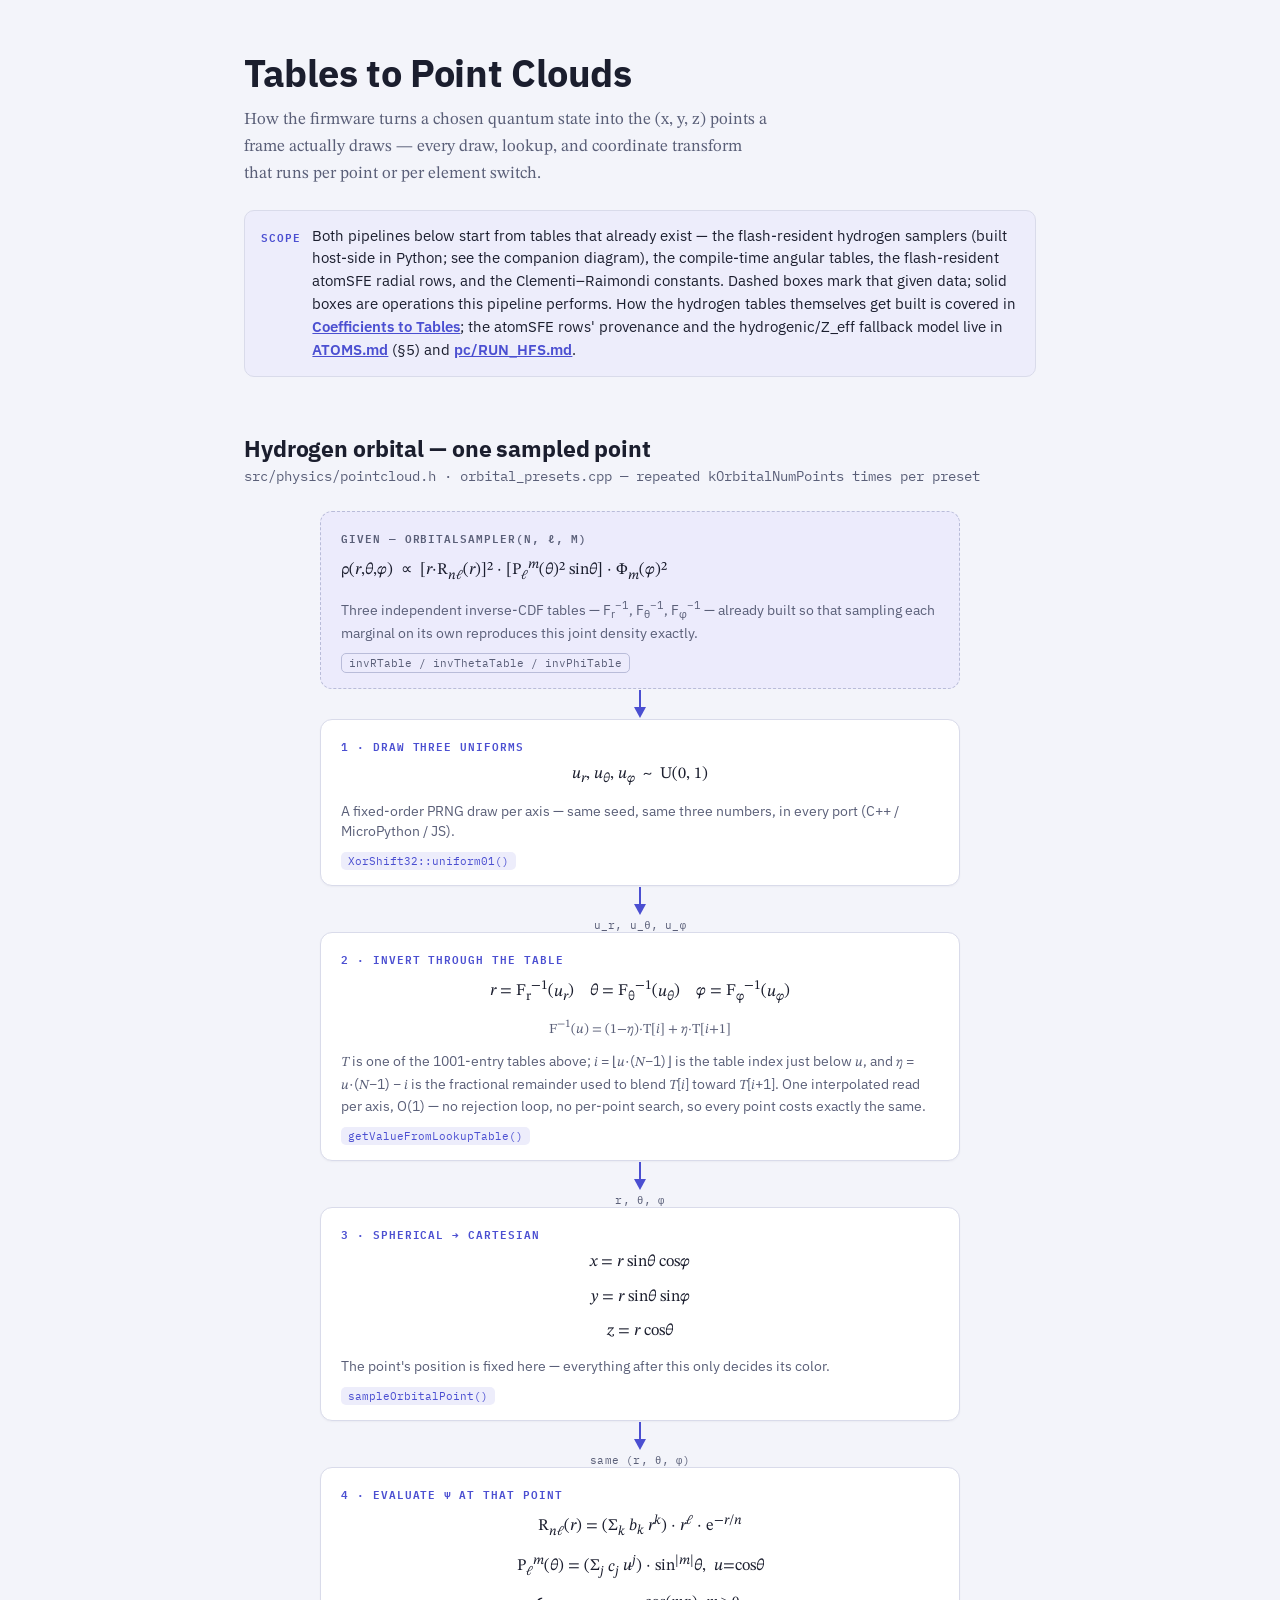
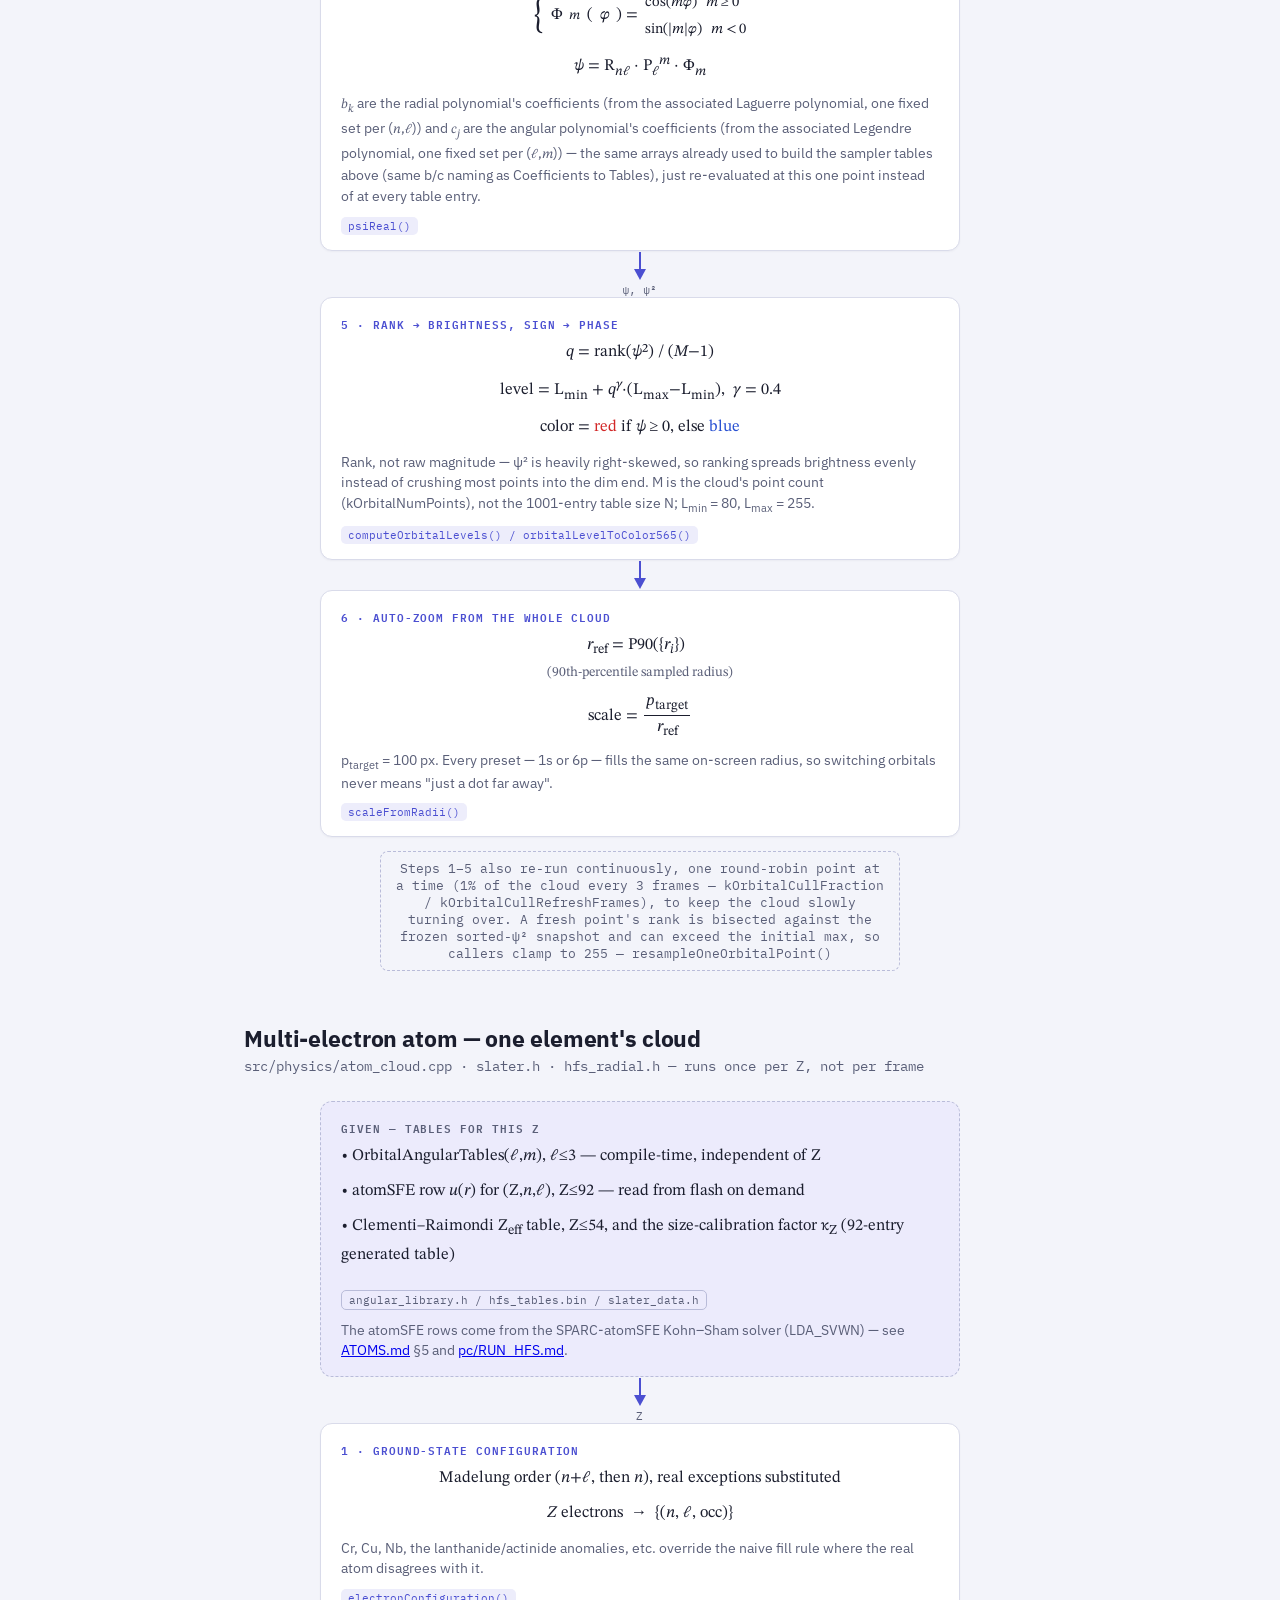
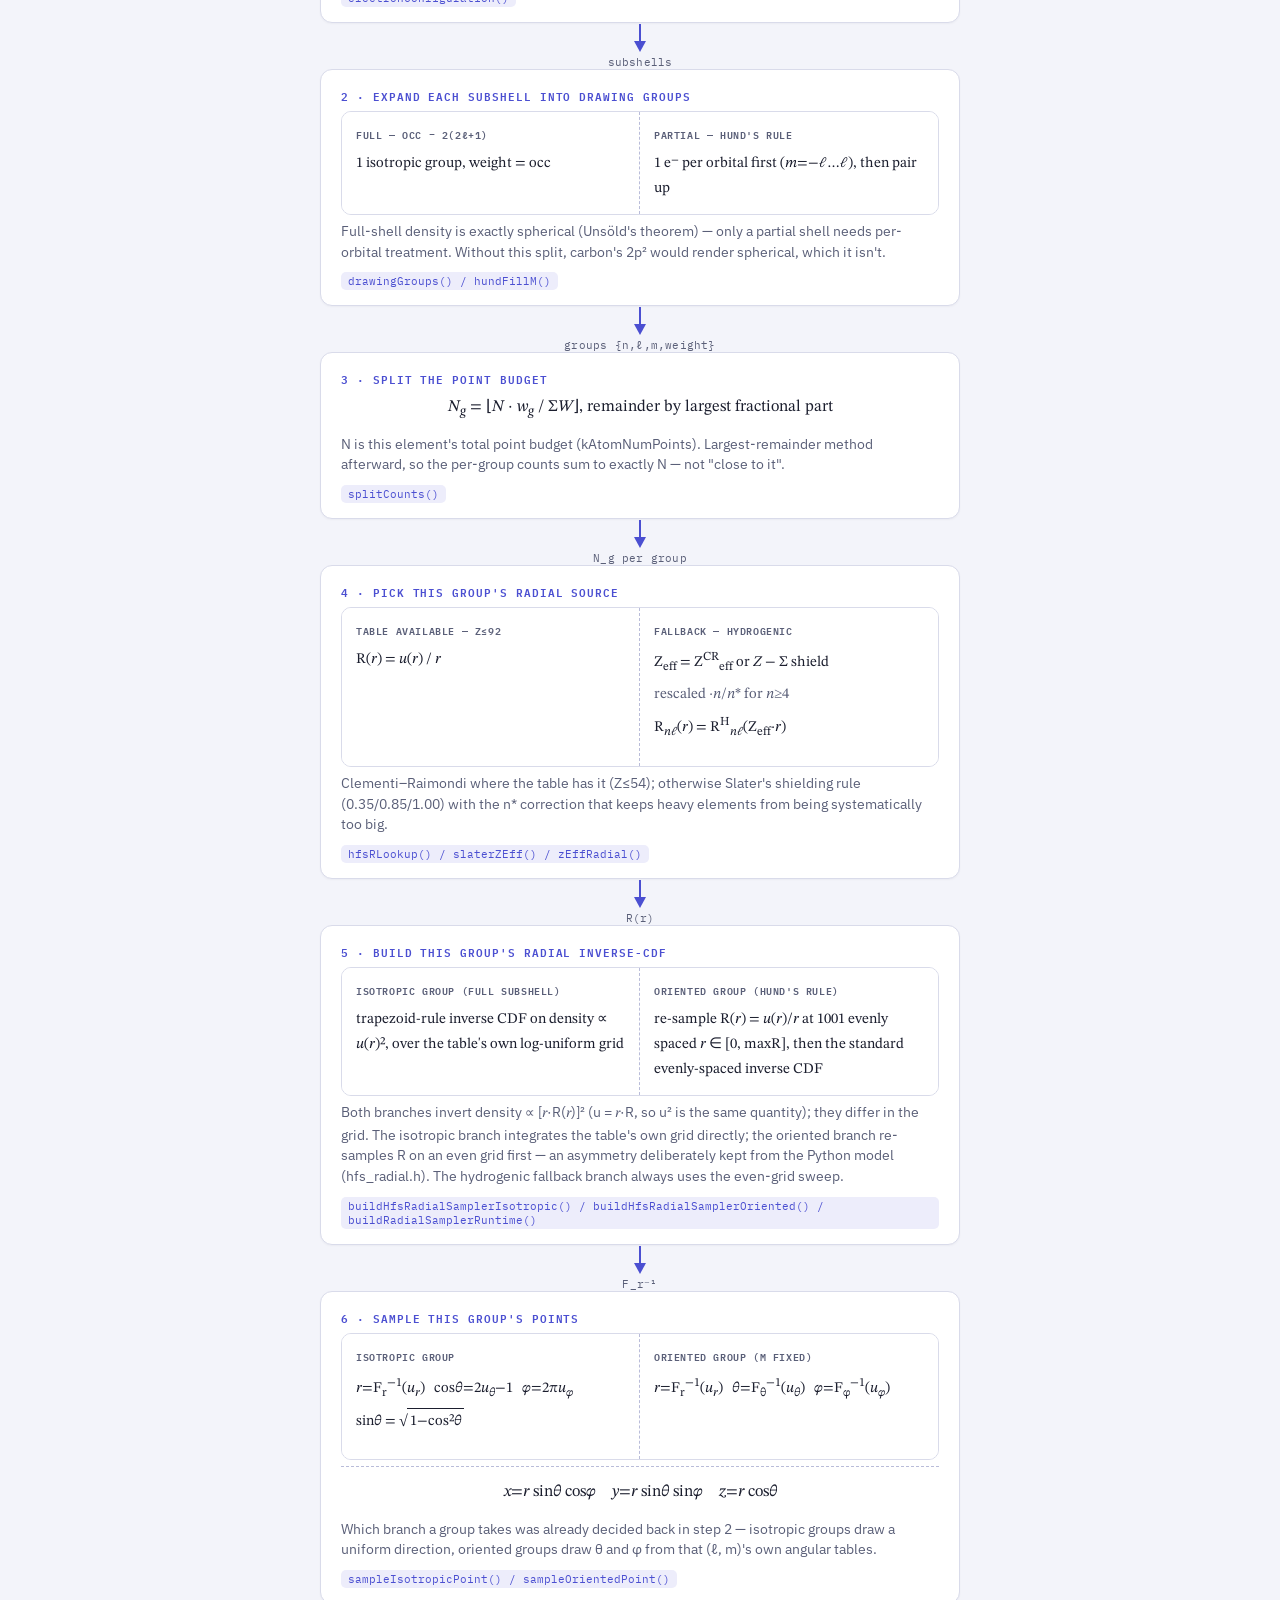
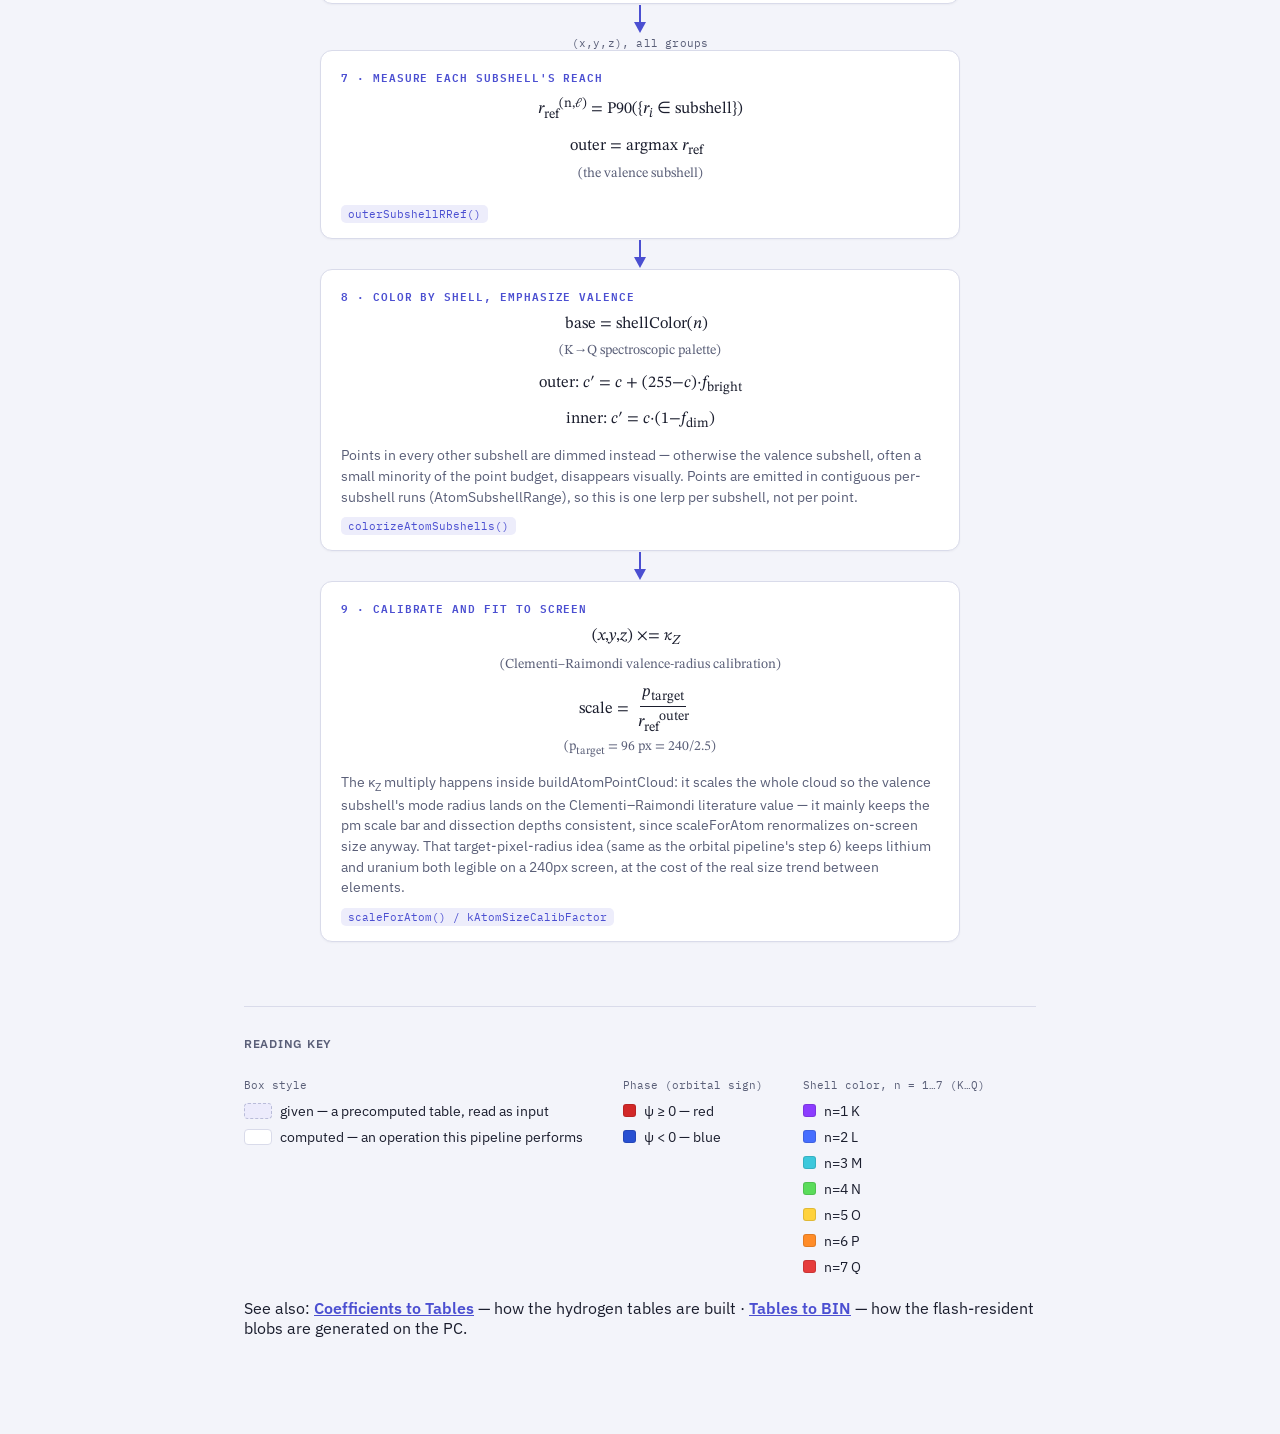
<file: docs/tables_to_pointclouds.html>
<!DOCTYPE html>
<html lang="en">
<head>
<meta charset="UTF-8">
<meta name="viewport" content="width=device-width, initial-scale=1">
<title>Tables to Point Clouds</title>
<link rel="preconnect" href="https://fonts.googleapis.com">
<link rel="preconnect" href="https://fonts.gstatic.com" crossorigin>
<link href="https://fonts.googleapis.com/css2?family=IBM+Plex+Sans:wght@400;500;600;700&family=IBM+Plex+Mono:wght@400;500;600&family=STIX+Two+Text:ital,wght@0,400;0,500;0,600;1,400;1,500&display=swap" rel="stylesheet">
<style>
  :root{
    color-scheme: light dark;
    --bg:#F3F4FA;
    --surface:#FFFFFF;
    --surface-2:#ECEBFC;
    --border:#D9DBEA;
    --border-strong:#B9BCD9;
    --text:#1B1E2E;
    --text-muted:#5A5F78;
    --accent:#4B4FD1;
    --accent-soft:#EDEDFB;
    --phase-pos:#D22828;
    --phase-neg:#2850D2;
    --shell-1:#8C3CFF; --shell-2:#466EFF; --shell-3:#3CC8DC; --shell-4:#5ADC5A;
    --shell-5:#FFD23C; --shell-6:#FF8C28; --shell-7:#E63C3C; --shell-x:#A0A0A0;
    --font-display:'IBM Plex Sans', ui-sans-serif, system-ui, sans-serif;
    --font-mono:'IBM Plex Mono', ui-monospace, 'SFMono-Regular', Menlo, monospace;
    --font-math:'STIX Two Text', 'Cambria Math', Georgia, serif;
  }
  @media (prefers-color-scheme: dark){
    :root:not([data-theme="light"]){
      --bg:#0C0E1A; --surface:#141727; --surface-2:#1B1E38;
      --border:#2B2F4C; --border-strong:#3C4166;
      --text:#E7E8F5; --text-muted:#9CA0C4;
      --accent:#9497FF; --accent-soft:#232752;
      --phase-pos:#E05555; --phase-neg:#5F7FE8;
    }
  }
  :root[data-theme="dark"]{
    --bg:#0C0E1A; --surface:#141727; --surface-2:#1B1E38;
    --border:#2B2F4C; --border-strong:#3C4166;
    --text:#E7E8F5; --text-muted:#9CA0C4;
    --accent:#9497FF; --accent-soft:#232752;
    --phase-pos:#E05555; --phase-neg:#5F7FE8;
  }

  *{box-sizing:border-box;}
  html,body{margin:0; padding:0;}
  body{
    background:var(--bg); color:var(--text);
    font-family:var(--font-display);
    -webkit-font-smoothing:antialiased;
  }
  .wrap{max-width:840px; margin:0 auto; padding:48px 24px 80px;}

  header.page h1{
    font-family:var(--font-display); font-weight:700; font-size:clamp(1.7rem,4vw,2.35rem);
    letter-spacing:-0.01em; margin:0 0 10px; text-wrap:balance;
  }
  header.page .lede{
    font-family:var(--font-math); font-size:1.05rem; line-height:1.6; color:var(--text-muted);
    max-width:66ch; margin:0 0 22px;
  }
  .scope-note{
    display:flex; gap:12px; align-items:flex-start;
    background:var(--accent-soft); border:1px solid var(--border);
    border-radius:10px; padding:14px 16px; margin-bottom:8px;
  }
  .scope-note .mark{
    font-family:var(--font-mono); font-weight:600; color:var(--accent);
    font-size:11px; letter-spacing:.08em; text-transform:uppercase; white-space:nowrap; padding-top:2px;
  }
  .scope-note p{margin:0; font-size:.92rem; line-height:1.55; color:var(--text);}
  .scope-note code{font-family:var(--font-mono); font-size:.85em; color:var(--accent);}
  .scope-note a{color:var(--accent); font-weight:600;}

  section.pipeline{margin-top:56px;}
  section.pipeline h2{
    font-family:var(--font-display); font-weight:700; font-size:1.45rem;
    margin:0 0 4px; letter-spacing:-.005em;
  }
  section.pipeline .subtitle{
    font-size:.88rem; color:var(--text-muted); margin:0 0 26px; font-family:var(--font-mono);
  }

  .flow{display:flex; flex-direction:column; align-items:stretch; max-width:640px; margin:0 auto;}

  .connector{display:flex; flex-direction:column; align-items:center; gap:1px; margin:0 auto; color:var(--accent);}
  .connector svg{width:18px; height:30px; display:block;}
  .connector .clabel{
    font-family:var(--font-mono); font-size:10.5px; color:var(--text-muted);
    letter-spacing:.02em; white-space:nowrap; margin-top:1px;
  }

  .stage{
    background:var(--surface); border:1px solid var(--border); border-radius:12px;
    padding:16px 20px 15px; box-shadow:0 1px 2px rgba(20,20,50,.04);
  }
  .stage.given{
    background:var(--surface-2); border-style:dashed; border-color:var(--border-strong);
    box-shadow:none;
  }
  .kicker{
    font-family:var(--font-mono); font-size:10.5px; font-weight:600; letter-spacing:.09em;
    text-transform:uppercase; color:var(--accent); margin:0 0 6px;
  }
  .given .kicker{color:var(--text-muted);}
  .stage-title{font-family:var(--font-display); font-weight:600; font-size:1rem; margin:0 0 10px;}

  .fstack{display:flex; flex-direction:column; align-items:center; gap:7px; margin-bottom:10px;}
  .f{
    font-family:var(--font-math); font-size:1.02rem; text-align:center;
    display:block; line-height:1.7;
  }
  .f.small{font-size:.86rem; color:var(--text-muted);}
  .f.bullet{text-align:left;}
  .given .fstack{align-items:flex-start;}
  .given .f{text-align:left;}

  .caption{font-size:.86rem; line-height:1.5; color:var(--text-muted); margin:0;}
  .tag{
    display:inline-block; font-family:var(--font-mono); font-size:10.5px; color:var(--accent);
    background:var(--accent-soft); border-radius:5px; padding:2px 7px; margin-top:10px;
  }
  .given .tag{background:transparent; border:1px solid var(--border-strong); color:var(--text-muted);}

  i.v{font-style:italic; font-family:var(--font-math);}
  .frac{display:inline-flex; flex-direction:column; align-items:center; vertical-align:middle; margin:0 .12em; line-height:1.15;}
  .frac .num{padding:0 .15em .1em; border-bottom:1.4px solid currentColor;}
  .frac .den{padding:.1em .15em 0;}
  .sqrt{display:inline-flex; align-items:flex-start;}
  .sqrt::before{content:"\221A"; font-size:1.1em; transform:translateY(1px); margin-right:-1px;}
  .sqrt .rad{border-top:1.4px solid currentColor; padding:0 .18em;}
  .cases{display:inline-flex; align-items:center; gap:.4em;}
  .cases::before{content:"{"; font-size:1.9em; font-weight:300; line-height:.6; transform:scaleY(1.25);}
  .cases-list{display:flex; flex-direction:column; gap:.12em; font-size:.9em; text-align:left;}

  .split{
    display:grid; grid-template-columns:1fr 1fr; gap:0; margin-bottom:6px;
    border:1px solid var(--border); border-radius:10px; overflow:hidden;
  }
  .split-half{padding:13px 14px; background:var(--surface);}
  .split-half:first-child{border-right:1px dashed var(--border-strong);}
  .split-half .half-label{
    font-family:var(--font-mono); font-size:10px; font-weight:600; color:var(--text-muted);
    text-transform:uppercase; letter-spacing:.06em; margin:0 0 8px;
  }
  .split-half .f{font-size:.92rem; text-align:left;}
  .split-share{
    padding:12px 20px 2px; border-top:1px dashed var(--border-strong);
    background:var(--surface); text-align:center;
  }
  @media (max-width:560px){
    .split{grid-template-columns:1fr;}
    .split-half:first-child{border-right:none; border-bottom:1px dashed var(--border-strong);}
  }

  .note{
    text-align:center; font-size:.82rem; color:var(--text-muted); font-family:var(--font-mono);
    margin:14px 0 -4px; padding:8px 14px; border:1px dashed var(--border-strong); border-radius:8px;
    max-width:520px; margin-left:auto; margin-right:auto;
  }

  footer.legend{
    margin-top:64px; padding-top:28px; border-top:1px solid var(--border);
  }
  footer.legend h3{
    font-family:var(--font-display); font-weight:600; font-size:.95rem; margin:0 0 16px;
    color:var(--text-muted); text-transform:uppercase; letter-spacing:.06em; font-size:.78rem;
  }
  .legend-grid{display:flex; flex-wrap:wrap; gap:28px 40px; margin-bottom:22px;}
  .legend-group{display:flex; flex-direction:column; gap:8px;}
  .legend-group-title{font-family:var(--font-mono); font-size:11px; color:var(--text-muted); margin-bottom:2px;}
  .swatch-row{display:flex; align-items:center; gap:8px; font-size:.85rem;}
  .swatch{width:13px; height:13px; border-radius:3px; flex:none; border:1px solid rgba(0,0,0,.12);}
  .box-key{display:flex; align-items:center; gap:8px; font-size:.85rem;}
  .box-key .mini{width:28px; height:16px; border-radius:4px; flex:none;}
  .mini.given-mini{background:var(--surface-2); border:1.4px dashed var(--border-strong);}
  .mini.solid-mini{background:var(--surface); border:1.4px solid var(--border);}
  footer.legend a{color:var(--accent); font-weight:600;}
</style>
</head>
<body>
<div class="wrap">

  <header class="page">
    <h1>Tables to Point Clouds</h1>
    <p class="lede">How the firmware turns a chosen quantum state into the (x, y, z) points a frame actually draws — every draw, lookup, and coordinate transform that runs per point or per element switch.</p>
    <div class="scope-note">
      <span class="mark">Scope</span>
      <p>Both pipelines below start from tables that already exist — the flash-resident hydrogen samplers (built host-side in Python; see the companion diagram), the compile-time angular tables, the flash-resident atomSFE radial rows, and the Clementi–Raimondi constants. Dashed boxes mark that given data; solid boxes are operations this pipeline performs. How the hydrogen tables themselves get built is covered in <a href="coefficients_to_tables.html">Coefficients to Tables</a>; the atomSFE rows' provenance and the hydrogenic/Z_eff fallback model live in <a href="ATOMS.md">ATOMS.md</a> (§5) and <a href="../pc/RUN_HFS.md">pc/RUN_HFS.md</a>.</p>
    </div>
  </header>

  <!-- ============================= ORBITAL ============================= -->
  <section class="pipeline">
    <h2>Hydrogen orbital — one sampled point</h2>
    <p class="subtitle">src/physics/pointcloud.h · orbital_presets.cpp — repeated kOrbitalNumPoints times per preset</p>

    <div class="flow">

      <div class="stage given">
        <p class="kicker">Given — OrbitalSampler(n, ℓ, m)</p>
        <div class="fstack">
          <div class="f">ρ(<i class="v">r</i>,<i class="v">θ</i>,<i class="v">φ</i>) &nbsp;∝&nbsp; [<i class="v">r</i>·R<sub><i class="v">nℓ</i></sub>(<i class="v">r</i>)]² · [P<sub><i class="v">ℓ</i></sub><sup><i class="v">m</i></sup>(<i class="v">θ</i>)² sin<i class="v">θ</i>] · Φ<sub><i class="v">m</i></sub>(<i class="v">φ</i>)²</div>
        </div>
        <p class="caption">Three independent inverse-CDF tables — F<sub>r</sub><sup>−1</sup>, F<sub>θ</sub><sup>−1</sup>, F<sub>φ</sub><sup>−1</sup> — already built so that sampling each marginal on its own reproduces this joint density exactly.</p>
        <span class="tag">invRTable / invThetaTable / invPhiTable</span>
      </div>

      <div class="connector">
        <svg viewBox="0 0 18 30"><line x1="9" y1="1" x2="9" y2="21" stroke="currentColor" stroke-width="2"/><polygon points="9,29 3,18 15,18" fill="currentColor"/></svg>
      </div>

      <div class="stage">
        <p class="kicker">1 · Draw three uniforms</p>
        <div class="fstack">
          <div class="f"><i class="v">u<sub>r</sub></i>, <i class="v">u<sub>θ</sub></i>, <i class="v">u<sub>φ</sub></i> &nbsp;~&nbsp; U(0, 1)</div>
        </div>
        <p class="caption">A fixed-order PRNG draw per axis — same seed, same three numbers, in every port (C++ / MicroPython / JS).</p>
        <span class="tag">XorShift32::uniform01()</span>
      </div>

      <div class="connector">
        <svg viewBox="0 0 18 30"><line x1="9" y1="1" x2="9" y2="21" stroke="currentColor" stroke-width="2"/><polygon points="9,29 3,18 15,18" fill="currentColor"/></svg>
        <span class="clabel">u_r, u_θ, u_φ</span>
      </div>

      <div class="stage">
        <p class="kicker">2 · Invert through the table</p>
        <div class="fstack">
          <div class="f"><i class="v">r</i> = F<sub>r</sub><sup>−1</sup>(<i class="v">u<sub>r</sub></i>) &nbsp;&nbsp; <i class="v">θ</i> = F<sub>θ</sub><sup>−1</sup>(<i class="v">u<sub>θ</sub></i>) &nbsp;&nbsp; <i class="v">φ</i> = F<sub>φ</sub><sup>−1</sup>(<i class="v">u<sub>φ</sub></i>)</div>
          <div class="f small">F<sup>−1</sup>(<i class="v">u</i>) = (1−<i class="v">η</i>)·T[<i class="v">i</i>] + <i class="v">η</i>·T[<i class="v">i</i>+1]</div>
        </div>
        <p class="caption"><i class="v">T</i> is one of the 1001-entry tables above; <i class="v">i</i> = ⌊<i class="v">u</i>·(<i class="v">N</i>−1)⌋ is the table index just below <i class="v">u</i>, and <i class="v">η</i> = <i class="v">u</i>·(<i class="v">N</i>−1) − <i class="v">i</i> is the fractional remainder used to blend <i class="v">T</i>[<i class="v">i</i>] toward <i class="v">T</i>[<i class="v">i</i>+1]. One interpolated read per axis, O(1) — no rejection loop, no per-point search, so every point costs exactly the same.</p>
        <span class="tag">getValueFromLookupTable()</span>
      </div>

      <div class="connector">
        <svg viewBox="0 0 18 30"><line x1="9" y1="1" x2="9" y2="21" stroke="currentColor" stroke-width="2"/><polygon points="9,29 3,18 15,18" fill="currentColor"/></svg>
        <span class="clabel">r, θ, φ</span>
      </div>

      <div class="stage">
        <p class="kicker">3 · Spherical → Cartesian</p>
        <div class="fstack">
          <div class="f"><i class="v">x</i> = <i class="v">r</i> sin<i class="v">θ</i> cos<i class="v">φ</i></div>
          <div class="f"><i class="v">y</i> = <i class="v">r</i> sin<i class="v">θ</i> sin<i class="v">φ</i></div>
          <div class="f"><i class="v">z</i> = <i class="v">r</i> cos<i class="v">θ</i></div>
        </div>
        <p class="caption">The point's position is fixed here — everything after this only decides its color.</p>
        <span class="tag">sampleOrbitalPoint()</span>
      </div>

      <div class="connector">
        <svg viewBox="0 0 18 30"><line x1="9" y1="1" x2="9" y2="21" stroke="currentColor" stroke-width="2"/><polygon points="9,29 3,18 15,18" fill="currentColor"/></svg>
        <span class="clabel">same (r, θ, φ)</span>
      </div>

      <div class="stage">
        <p class="kicker">4 · Evaluate ψ at that point</p>
        <div class="fstack">
          <div class="f">R<sub><i class="v">nℓ</i></sub>(<i class="v">r</i>) = (Σ<sub><i class="v">k</i></sub> <i class="v">b<sub>k</sub></i> <i class="v">r</i><sup><i class="v">k</i></sup>) · <i class="v">r</i><sup><i class="v">ℓ</i></sup> · e<sup>−<i class="v">r</i>/<i class="v">n</i></sup></div>
          <div class="f">P<sub><i class="v">ℓ</i></sub><sup><i class="v">m</i></sup>(<i class="v">θ</i>) = (Σ<sub><i class="v">j</i></sub> <i class="v">c<sub>j</sub></i> <i class="v">u</i><sup><i class="v">j</i></sup>) · sin<sup>|<i class="v">m</i>|</sup><i class="v">θ</i>, &nbsp;<i class="v">u</i>=cos<i class="v">θ</i></div>
          <div class="f"><span class="cases">Φ<sub><i class="v">m</i></sub>(<i class="v">φ</i>) = <span class="cases-list"><div>cos(<i class="v">mφ</i>) &nbsp;&nbsp;<i class="v">m</i> ≥ 0</div><div>sin(|<i class="v">m</i>|<i class="v">φ</i>) &nbsp;&nbsp;<i class="v">m</i> &lt; 0</div></span></span></div>
          <div class="f"><i class="v">ψ</i> = R<sub><i class="v">nℓ</i></sub> · P<sub><i class="v">ℓ</i></sub><sup><i class="v">m</i></sup> · Φ<sub><i class="v">m</i></sub></div>
        </div>
        <p class="caption"><i class="v">b<sub>k</sub></i> are the radial polynomial's coefficients (from the associated Laguerre polynomial, one fixed set per (<i class="v">n</i>,<i class="v">ℓ</i>)) and <i class="v">c<sub>j</sub></i> are the angular polynomial's coefficients (from the associated Legendre polynomial, one fixed set per (<i class="v">ℓ</i>,<i class="v">m</i>)) — the same arrays already used to build the sampler tables above (same b/c naming as Coefficients to Tables), just re-evaluated at this one point instead of at every table entry.</p>
        <span class="tag">psiReal()</span>
      </div>

      <div class="connector">
        <svg viewBox="0 0 18 30"><line x1="9" y1="1" x2="9" y2="21" stroke="currentColor" stroke-width="2"/><polygon points="9,29 3,18 15,18" fill="currentColor"/></svg>
        <span class="clabel">ψ, ψ²</span>
      </div>

      <div class="stage">
        <p class="kicker">5 · Rank → brightness, sign → phase</p>
        <div class="fstack">
          <div class="f"><i class="v">q</i> = rank(<i class="v">ψ</i>²) / (<i class="v">M</i>−1)</div>
          <div class="f">level = L<sub>min</sub> + <i class="v">q</i><sup><i class="v">γ</i></sup>·(L<sub>max</sub>−L<sub>min</sub>), &nbsp;<i class="v">γ</i> = 0.4</div>
          <div class="f">color = <span style="color:var(--phase-pos)">red</span> if <i class="v">ψ</i> ≥ 0, else <span style="color:var(--phase-neg)">blue</span></div>
        </div>
        <p class="caption">Rank, not raw magnitude — ψ² is heavily right-skewed, so ranking spreads brightness evenly instead of crushing most points into the dim end. M is the cloud's point count (kOrbitalNumPoints), not the 1001-entry table size N; L<sub>min</sub> = 80, L<sub>max</sub> = 255.</p>
        <span class="tag">computeOrbitalLevels() / orbitalLevelToColor565()</span>
      </div>

      <div class="connector">
        <svg viewBox="0 0 18 30"><line x1="9" y1="1" x2="9" y2="21" stroke="currentColor" stroke-width="2"/><polygon points="9,29 3,18 15,18" fill="currentColor"/></svg>
      </div>

      <div class="stage">
        <p class="kicker">6 · Auto-zoom from the whole cloud</p>
        <div class="fstack">
          <div class="f"><i class="v">r</i><sub>ref</sub> = P90({<i class="v">r<sub>i</sub></i>}) &nbsp;<span class="f small">(90th-percentile sampled radius)</span></div>
          <div class="f">scale = <span class="frac"><span class="num"><i class="v">p</i><sub>target</sub></span><span class="den"><i class="v">r</i><sub>ref</sub></span></span></div>
        </div>
        <p class="caption">p<sub>target</sub> = 100 px. Every preset — 1s or 6p — fills the same on-screen radius, so switching orbitals never means "just a dot far away".</p>
        <span class="tag">scaleFromRadii()</span>
      </div>

      <div class="note">Steps 1–5 also re-run continuously, one round-robin point at a time (1% of the cloud every 3 frames — kOrbitalCullFraction / kOrbitalCullRefreshFrames), to keep the cloud slowly turning over. A fresh point's rank is bisected against the frozen sorted-ψ² snapshot and can exceed the initial max, so callers clamp to 255 — resampleOneOrbitalPoint()</div>

    </div>
  </section>

  <!-- ============================= ATOM ============================= -->
  <section class="pipeline">
    <h2>Multi-electron atom — one element's cloud</h2>
    <p class="subtitle">src/physics/atom_cloud.cpp · slater.h · hfs_radial.h — runs once per Z, not per frame</p>

    <div class="flow">

      <div class="stage given">
        <p class="kicker">Given — tables for this Z</p>
        <div class="fstack">
          <div class="f bullet">• OrbitalAngularTables(<i class="v">ℓ</i>,<i class="v">m</i>), <i class="v">ℓ</i>≤3 — compile-time, independent of Z</div>
          <div class="f bullet">• atomSFE row <i class="v">u</i>(<i class="v">r</i>) for (Z,<i class="v">n</i>,<i class="v">ℓ</i>), Z≤92 — read from flash on demand</div>
          <div class="f bullet">• Clementi–Raimondi Z<sub>eff</sub> table, Z≤54, and the size-calibration factor κ<sub>Z</sub> (92-entry generated table)</div>
        </div>
        <span class="tag">angular_library.h / hfs_tables.bin / slater_data.h</span>
        <p class="caption" style="margin-top:10px;">The atomSFE rows come from the SPARC-atomSFE Kohn–Sham solver (LDA_SVWN) — see <a href="ATOMS.md">ATOMS.md</a> §5 and <a href="../pc/RUN_HFS.md">pc/RUN_HFS.md</a>.</p>
      </div>

      <div class="connector">
        <svg viewBox="0 0 18 30"><line x1="9" y1="1" x2="9" y2="21" stroke="currentColor" stroke-width="2"/><polygon points="9,29 3,18 15,18" fill="currentColor"/></svg>
        <span class="clabel">Z</span>
      </div>

      <div class="stage">
        <p class="kicker">1 · Ground-state configuration</p>
        <div class="fstack">
          <div class="f">Madelung order (<i class="v">n</i>+<i class="v">ℓ</i>, then <i class="v">n</i>), real exceptions substituted</div>
          <div class="f"><i class="v">Z</i> electrons &nbsp;→&nbsp; {(<i class="v">n</i>, <i class="v">ℓ</i>, occ)}</div>
        </div>
        <p class="caption">Cr, Cu, Nb, the lanthanide/actinide anomalies, etc. override the naive fill rule where the real atom disagrees with it.</p>
        <span class="tag">electronConfiguration()</span>
      </div>

      <div class="connector">
        <svg viewBox="0 0 18 30"><line x1="9" y1="1" x2="9" y2="21" stroke="currentColor" stroke-width="2"/><polygon points="9,29 3,18 15,18" fill="currentColor"/></svg>
        <span class="clabel">subshells</span>
      </div>

      <div class="stage">
        <p class="kicker">2 · Expand each subshell into drawing groups</p>
        <div class="split">
          <div class="split-half">
            <p class="half-label">Full — occ = 2(2ℓ+1)</p>
            <div class="f">1 isotropic group, weight = occ</div>
          </div>
          <div class="split-half">
            <p class="half-label">Partial — Hund's rule</p>
            <div class="f">1 e⁻ per orbital first (<i class="v">m</i>=−ℓ…ℓ), then pair up</div>
          </div>
        </div>
        <p class="caption">Full-shell density is exactly spherical (Unsöld's theorem) — only a partial shell needs per-orbital treatment. Without this split, carbon's 2p² would render spherical, which it isn't.</p>
        <span class="tag">drawingGroups() / hundFillM()</span>
      </div>

      <div class="connector">
        <svg viewBox="0 0 18 30"><line x1="9" y1="1" x2="9" y2="21" stroke="currentColor" stroke-width="2"/><polygon points="9,29 3,18 15,18" fill="currentColor"/></svg>
        <span class="clabel">groups {n,ℓ,m,weight}</span>
      </div>

      <div class="stage">
        <p class="kicker">3 · Split the point budget</p>
        <div class="fstack">
          <div class="f"><i class="v">N<sub>g</sub></i> = ⌊<i class="v">N</i> · <i class="v">w<sub>g</sub></i> / Σ<i class="v">W</i>⌋, remainder by largest fractional part</div>
        </div>
        <p class="caption">N is this element's total point budget (kAtomNumPoints). Largest-remainder method afterward, so the per-group counts sum to exactly N — not "close to it".</p>
        <span class="tag">splitCounts()</span>
      </div>

      <div class="connector">
        <svg viewBox="0 0 18 30"><line x1="9" y1="1" x2="9" y2="21" stroke="currentColor" stroke-width="2"/><polygon points="9,29 3,18 15,18" fill="currentColor"/></svg>
        <span class="clabel">N_g per group</span>
      </div>

      <div class="stage">
        <p class="kicker">4 · Pick this group's radial source</p>
        <div class="split">
          <div class="split-half">
            <p class="half-label">Table available — Z≤92</p>
            <div class="f">R(<i class="v">r</i>) = <i class="v">u</i>(<i class="v">r</i>) / <i class="v">r</i></div>
          </div>
          <div class="split-half">
            <p class="half-label">Fallback — hydrogenic</p>
            <div class="fstack" style="align-items:flex-start; gap:5px;">
              <div class="f">Z<sub>eff</sub> = Z<sup>CR</sup><sub>eff</sub> or <i class="v">Z</i> − Σ shield</div>
              <div class="f small">rescaled ·<i class="v">n</i>/<i class="v">n</i>* for <i class="v">n</i>≥4</div>
              <div class="f">R<sub><i class="v">nℓ</i></sub>(<i class="v">r</i>) = R<sup>H</sup><sub><i class="v">nℓ</i></sub>(Z<sub>eff</sub>·<i class="v">r</i>)</div>
            </div>
          </div>
        </div>
        <p class="caption">Clementi–Raimondi where the table has it (Z≤54); otherwise Slater's shielding rule (0.35/0.85/1.00) with the n* correction that keeps heavy elements from being systematically too big.</p>
        <span class="tag">hfsRLookup() / slaterZEff() / zEffRadial()</span>
      </div>

      <div class="connector">
        <svg viewBox="0 0 18 30"><line x1="9" y1="1" x2="9" y2="21" stroke="currentColor" stroke-width="2"/><polygon points="9,29 3,18 15,18" fill="currentColor"/></svg>
        <span class="clabel">R(r)</span>
      </div>

      <div class="stage">
        <p class="kicker">5 · Build this group's radial inverse-CDF</p>
        <div class="split">
          <div class="split-half">
            <p class="half-label">Isotropic group (full subshell)</p>
            <div class="f">trapezoid-rule inverse CDF on density ∝ <i class="v">u</i>(<i class="v">r</i>)², over the table's own log-uniform grid</div>
          </div>
          <div class="split-half">
            <p class="half-label">Oriented group (Hund's rule)</p>
            <div class="f">re-sample R(<i class="v">r</i>) = <i class="v">u</i>(<i class="v">r</i>)/<i class="v">r</i> at 1001 evenly spaced <i class="v">r</i> ∈ [0, maxR], then the standard evenly-spaced inverse CDF</div>
          </div>
        </div>
        <p class="caption">Both branches invert density ∝ [<i class="v">r</i>·R(<i class="v">r</i>)]² (u = <i class="v">r</i>·R, so u² is the same quantity); they differ in the grid. The isotropic branch integrates the table's own grid directly; the oriented branch re-samples R on an even grid first — an asymmetry deliberately kept from the Python model (hfs_radial.h). The hydrogenic fallback branch always uses the even-grid sweep.</p>
        <span class="tag">buildHfsRadialSamplerIsotropic() / buildHfsRadialSamplerOriented() / buildRadialSamplerRuntime()</span>
      </div>

      <div class="connector">
        <svg viewBox="0 0 18 30"><line x1="9" y1="1" x2="9" y2="21" stroke="currentColor" stroke-width="2"/><polygon points="9,29 3,18 15,18" fill="currentColor"/></svg>
        <span class="clabel">F_r⁻¹</span>
      </div>

      <div class="stage">
        <p class="kicker">6 · Sample this group's points</p>
        <div class="split">
          <div class="split-half">
            <p class="half-label">Isotropic group</p>
            <div class="fstack" style="align-items:flex-start; gap:5px;">
              <div class="f"><i class="v">r</i>=F<sub>r</sub><sup>−1</sup>(<i class="v">u<sub>r</sub></i>) &nbsp; cos<i class="v">θ</i>=2<i class="v">u<sub>θ</sub></i>−1 &nbsp; <i class="v">φ</i>=2π<i class="v">u<sub>φ</sub></i></div>
              <div class="f">sin<i class="v">θ</i> = <span class="sqrt"><span class="rad">1−cos²<i class="v">θ</i></span></span></div>
            </div>
          </div>
          <div class="split-half">
            <p class="half-label">Oriented group (m fixed)</p>
            <div class="f"><i class="v">r</i>=F<sub>r</sub><sup>−1</sup>(<i class="v">u<sub>r</sub></i>) &nbsp; <i class="v">θ</i>=F<sub>θ</sub><sup>−1</sup>(<i class="v">u<sub>θ</sub></i>) &nbsp; <i class="v">φ</i>=F<sub>φ</sub><sup>−1</sup>(<i class="v">u<sub>φ</sub></i>)</div>
          </div>
        </div>
        <div class="split-share">
          <div class="f"><i class="v">x</i>=<i class="v">r</i> sin<i class="v">θ</i> cos<i class="v">φ</i> &nbsp;&nbsp; <i class="v">y</i>=<i class="v">r</i> sin<i class="v">θ</i> sin<i class="v">φ</i> &nbsp;&nbsp; <i class="v">z</i>=<i class="v">r</i> cos<i class="v">θ</i></div>
        </div>
        <p class="caption" style="margin-top:10px;">Which branch a group takes was already decided back in step 2 — isotropic groups draw a uniform direction, oriented groups draw θ and φ from that (ℓ, m)'s own angular tables.</p>
        <span class="tag">sampleIsotropicPoint() / sampleOrientedPoint()</span>
      </div>

      <div class="connector">
        <svg viewBox="0 0 18 30"><line x1="9" y1="1" x2="9" y2="21" stroke="currentColor" stroke-width="2"/><polygon points="9,29 3,18 15,18" fill="currentColor"/></svg>
        <span class="clabel">(x,y,z), all groups</span>
      </div>

      <div class="stage">
        <p class="kicker">7 · Measure each subshell's reach</p>
        <div class="fstack">
          <div class="f"><i class="v">r</i><sub>ref</sub><sup>(n,ℓ)</sup> = P90({<i class="v">r<sub>i</sub></i> ∈ subshell})</div>
          <div class="f">outer = argmax <i class="v">r</i><sub>ref</sub> &nbsp;<span class="f small">(the valence subshell)</span></div>
        </div>
        <span class="tag">outerSubshellRRef()</span>
      </div>

      <div class="connector">
        <svg viewBox="0 0 18 30"><line x1="9" y1="1" x2="9" y2="21" stroke="currentColor" stroke-width="2"/><polygon points="9,29 3,18 15,18" fill="currentColor"/></svg>
      </div>

      <div class="stage">
        <p class="kicker">8 · Color by shell, emphasize valence</p>
        <div class="fstack">
          <div class="f">base = shellColor(<i class="v">n</i>) &nbsp;<span class="f small">(K→Q spectroscopic palette)</span></div>
          <div class="f">outer: <i class="v">c</i>′ = <i class="v">c</i> + (255−<i class="v">c</i>)·<i class="v">f</i><sub>bright</sub></div>
          <div class="f">inner: <i class="v">c</i>′ = <i class="v">c</i>·(1−<i class="v">f</i><sub>dim</sub>)</div>
        </div>
        <p class="caption">Points in every other subshell are dimmed instead — otherwise the valence subshell, often a small minority of the point budget, disappears visually. Points are emitted in contiguous per-subshell runs (AtomSubshellRange), so this is one lerp per subshell, not per point.</p>
        <span class="tag">colorizeAtomSubshells()</span>
      </div>

      <div class="connector">
        <svg viewBox="0 0 18 30"><line x1="9" y1="1" x2="9" y2="21" stroke="currentColor" stroke-width="2"/><polygon points="9,29 3,18 15,18" fill="currentColor"/></svg>
      </div>

      <div class="stage">
        <p class="kicker">9 · Calibrate and fit to screen</p>
        <div class="fstack">
          <div class="f">(<i class="v">x</i>,<i class="v">y</i>,<i class="v">z</i>) ×= <i class="v">κ<sub>Z</sub></i> &nbsp;<span class="f small">(Clementi–Raimondi valence-radius calibration)</span></div>
          <div class="f">scale = <span class="frac"><span class="num"><i class="v">p</i><sub>target</sub></span><span class="den"><i class="v">r</i><sub>ref</sub><sup>outer</sup></span></span> &nbsp;<span class="f small">(p<sub>target</sub> = 96 px = 240/2.5)</span></div>
        </div>
        <p class="caption">The κ<sub>Z</sub> multiply happens inside buildAtomPointCloud: it scales the whole cloud so the valence subshell's mode radius lands on the Clementi–Raimondi literature value — it mainly keeps the pm scale bar and dissection depths consistent, since scaleForAtom renormalizes on-screen size anyway. That target-pixel-radius idea (same as the orbital pipeline's step 6) keeps lithium and uranium both legible on a 240px screen, at the cost of the real size trend between elements.</p>
        <span class="tag">scaleForAtom() / kAtomSizeCalibFactor</span>
      </div>

    </div>
  </section>

  <footer class="legend">
    <h3>Reading key</h3>
    <div class="legend-grid">
      <div class="legend-group">
        <p class="legend-group-title">Box style</p>
        <div class="box-key"><span class="mini given-mini"></span> given — a precomputed table, read as input</div>
        <div class="box-key"><span class="mini solid-mini"></span> computed — an operation this pipeline performs</div>
      </div>
      <div class="legend-group">
        <p class="legend-group-title">Phase (orbital sign)</p>
        <div class="swatch-row"><span class="swatch" style="background:var(--phase-pos)"></span> ψ ≥ 0 — red</div>
        <div class="swatch-row"><span class="swatch" style="background:var(--phase-neg)"></span> ψ &lt; 0 — blue</div>
      </div>
      <div class="legend-group">
        <p class="legend-group-title">Shell color, n = 1…7 (K…Q)</p>
        <div class="swatch-row"><span class="swatch" style="background:var(--shell-1)"></span> n=1 K</div>
        <div class="swatch-row"><span class="swatch" style="background:var(--shell-2)"></span> n=2 L</div>
        <div class="swatch-row"><span class="swatch" style="background:var(--shell-3)"></span> n=3 M</div>
        <div class="swatch-row"><span class="swatch" style="background:var(--shell-4)"></span> n=4 N</div>
        <div class="swatch-row"><span class="swatch" style="background:var(--shell-5)"></span> n=5 O</div>
        <div class="swatch-row"><span class="swatch" style="background:var(--shell-6)"></span> n=6 P</div>
        <div class="swatch-row"><span class="swatch" style="background:var(--shell-7)"></span> n=7 Q</div>
      </div>
    </div>
    <p>See also: <a href="coefficients_to_tables.html">Coefficients to Tables</a> — how the hydrogen tables are built · <a href="tables_to_bin.html">Tables to BIN</a> — how the flash-resident blobs are generated on the PC.</p>
  </footer>

</div>
</body>
</html>
</file>
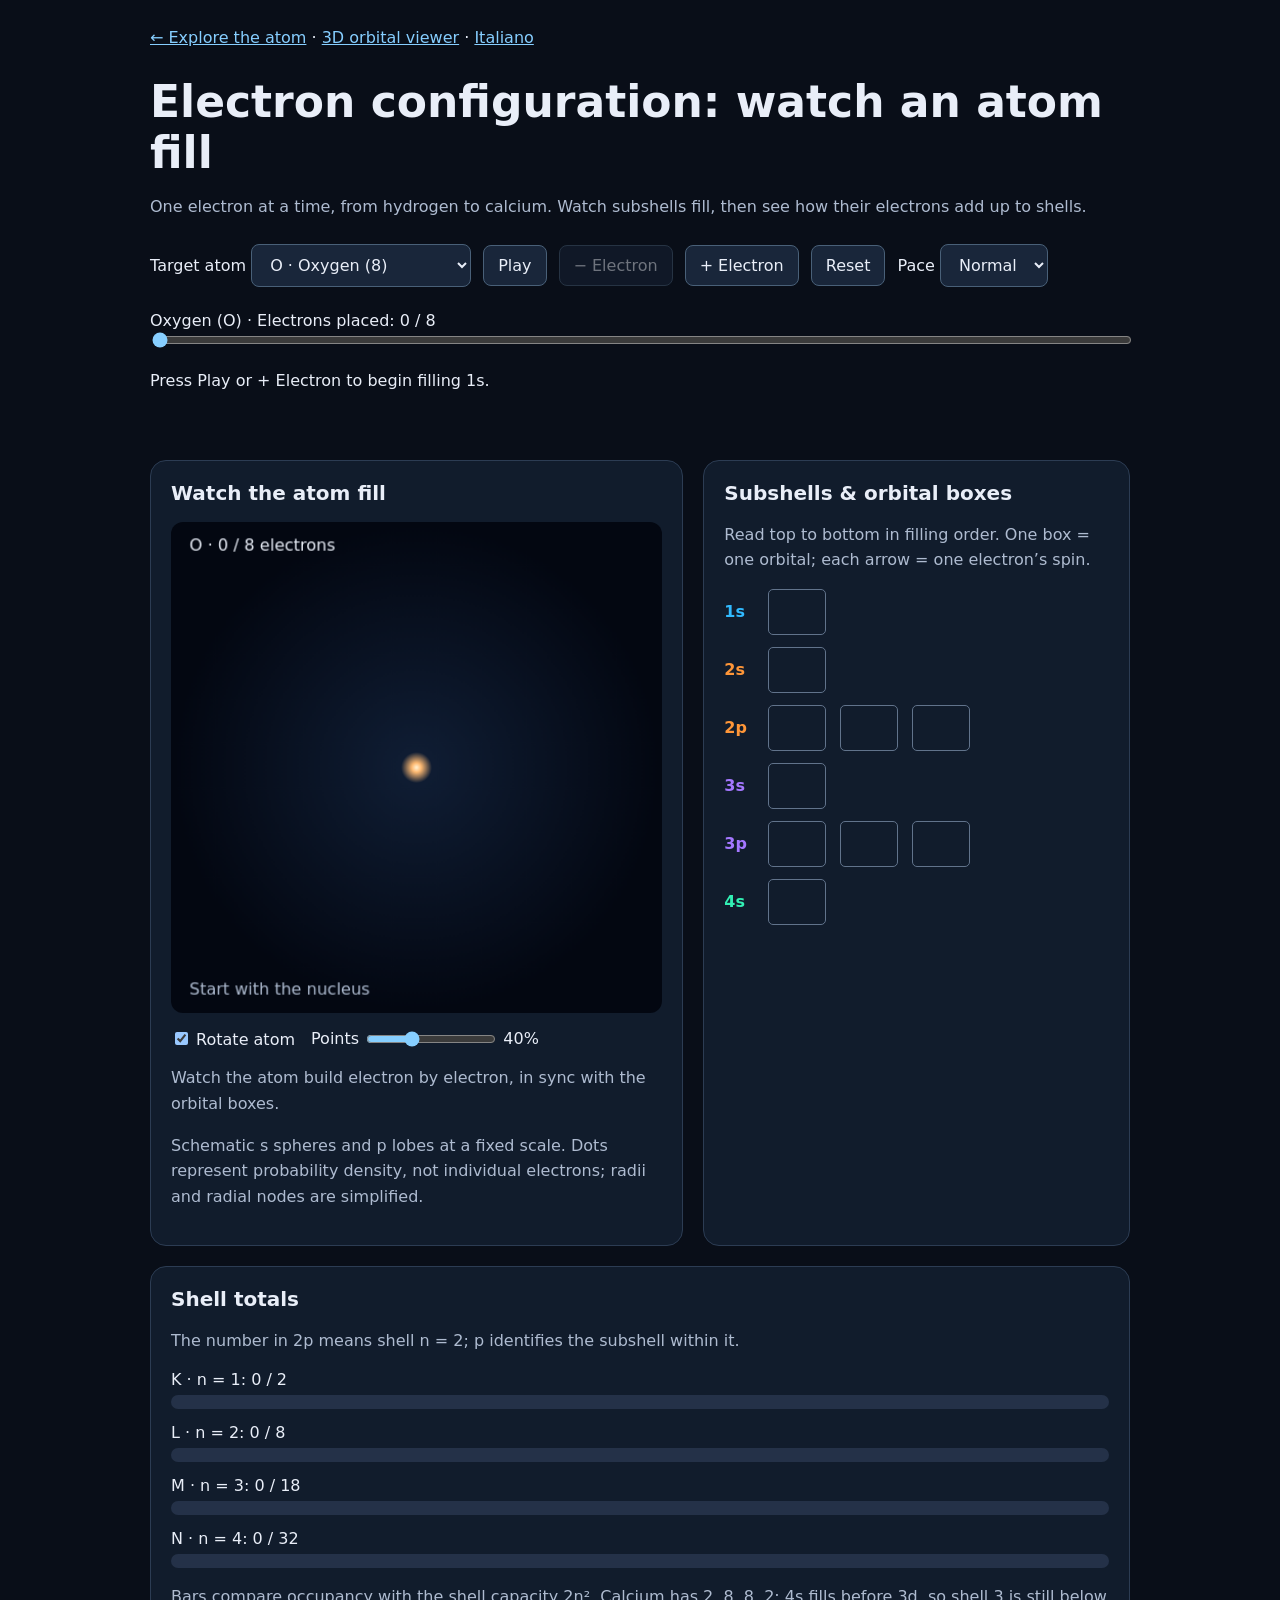
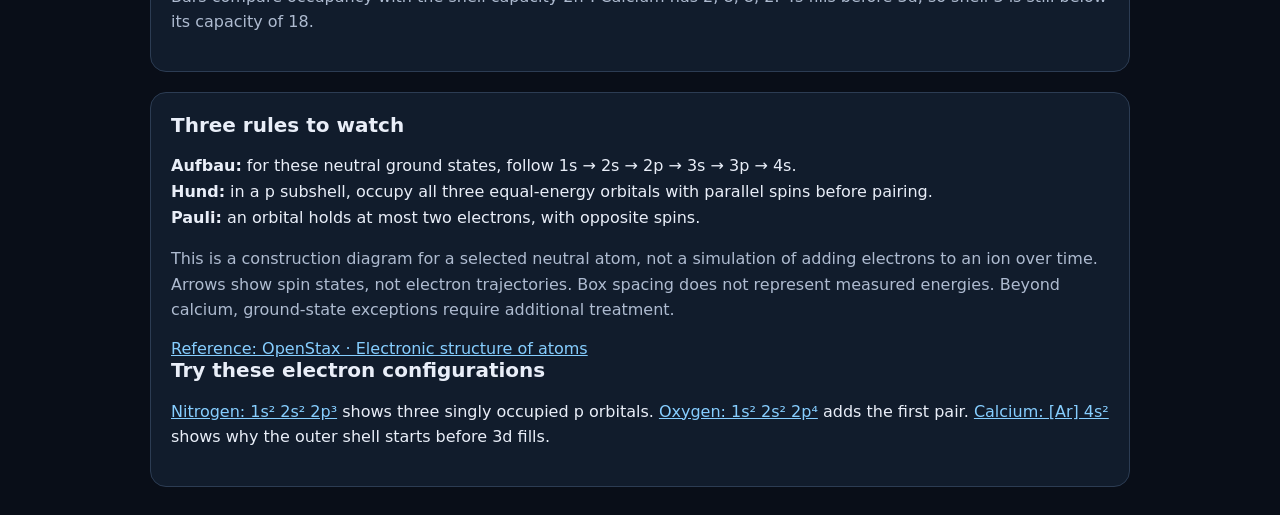
<file: web/shell_filling.html>
<!doctype html>
<html lang="en">
<head>
<meta charset="utf-8">
<meta name="viewport" content="width=device-width, initial-scale=1">
<title>Electron configuration animation: shell filling & orbital diagrams | Atom Cube</title>
<meta name="description" content="Learn electron configurations with an interactive shell-filling animation. Build atoms from hydrogen to calcium and explore Aufbau, Hund’s rule and Pauli spin pairing.">
<link rel="canonical" href="https://pbrunot.github.io/electron-3d-display/web/shell_filling.html">
<link rel="alternate" hreflang="en" href="https://pbrunot.github.io/electron-3d-display/web/shell_filling.html">
<link rel="alternate" hreflang="it" href="https://pbrunot.github.io/electron-3d-display/web/shell_filling_it.html">
<link rel="alternate" hreflang="x-default" href="https://pbrunot.github.io/electron-3d-display/web/shell_filling.html">
<meta property="og:type" content="website">
<meta property="og:title" content="Electron configuration animation | Atom Cube">
<meta property="og:description" content="Watch an atom fill while orbital boxes explain Aufbau, Hund and Pauli.">
<meta property="og:url" content="https://pbrunot.github.io/electron-3d-display/web/shell_filling.html">
<meta property="og:image" content="https://pbrunot.github.io/electron-3d-display/img/atom_C.png">
<meta property="og:locale" content="en_GB">
<meta name="twitter:card" content="summary_large_image">
<style>
    :root { color-scheme: dark; font-family: system-ui, sans-serif; background: #090e18; color: #e9eef8; }
    body { margin: 0; }
    main { max-width: 980px; margin: auto; padding: 28px 20px; }
    a { color: #86ceff; }
    h1 { font-size: clamp(28px, 5vw, 44px); margin-bottom: 8px; }
    p { line-height: 1.6; }
    .muted { color: #aebbd0; }
    .controls { display: flex; flex-wrap: wrap; gap: 12px; align-items: center; margin: 24px 0; }
    button, select { font: inherit; background: #19263a; color: inherit; border: 1px solid #496078; border-radius: 8px; padding: 10px 14px; }
    button { cursor: pointer; }
    button:disabled { opacity: .45; cursor: default; }
    :focus-visible { outline: 3px solid #ffd080; outline-offset: 3px; }
    input[type=range] { width: 100%; accent-color: #86ceff; }
    .panels { display: grid; grid-template-columns: 1.25fr 1fr; gap: 20px; }
    section { background: #111c2c; border: 1px solid #2c3c53; border-radius: 16px; padding: 20px; }
    h2 { font-size: 20px; margin-top: 0; }
    .row { display: flex; align-items: center; gap: 14px; margin: 12px 0; }
    .label { min-width: 30px; color: var(--shell); font-weight: bold; }
    .box { display: inline-flex; width: 56px; height: 44px; border: 1px solid #61738b; border-radius: 5px; align-items: center; justify-content: center; font-size: 28px; }
    .box.active { border-color: #ffd080; background: #433724; }
    .new { color: #ffd080; animation: arrive .6s ease-out; display: inline-block; }
    @keyframes arrive { from { opacity: 0; transform: translateY(-22px); } to { opacity: 1; transform: translateY(0); } }
    .shell { margin: 14px 0; }
    .track { background: #243148; height: 14px; border-radius: 8px; overflow: hidden; margin-top: 6px; }
    .fill { height: 100%; background: var(--shell); transition: width .6s ease; }
    #configuration { font-size: 22px; min-height: 34px; }
    #explanation { min-height: 76px; }
    .rules { margin-top: 20px; }
    #atom { display: block; width: 100%; aspect-ratio: 1; border-radius: 12px; }
    .atom-controls { display: flex; flex-wrap: wrap; gap: 16px; align-items: center; margin: 16px 0; }
    .atom-controls input[type=range] { width: 130px; vertical-align: middle; }
    .totals { grid-column: 1 / -1; }
    @media (max-width: 650px) { .panels { grid-template-columns: 1fr; } }
    @media (prefers-reduced-motion: reduce) { .new { animation: none; } .fill { transition: none; } }
</style>
</head>
<body>
<main>
    <nav aria-label="Main navigation"><a href="../index.html">← Explore the atom</a> · <a href="index.html">3D orbital viewer</a> · <a href="shell_filling_it.html" lang="it" hreflang="it">Italiano</a></nav>
    <h1>Electron configuration: watch an atom fill</h1>
    <p class="muted">One electron at a time, from hydrogen to calcium. Watch subshells fill, then see how their electrons add up to shells.</p>
    <div class="controls">
        <label>Target atom <select id="element"></select></label>
        <button id="play">Play</button>
        <button id="back" aria-label="Remove one electron">− Electron</button>
        <button id="next" aria-label="Add one electron">+ Electron</button>
        <button id="reset">Reset</button>
        <label>Pace <select id="speed"><option value="1800">Slow</option><option value="1000" selected>Normal</option><option value="500">Fast</option></select></label>
    </div>
    <label for="progress" id="progress-label">Electrons placed: 0</label>
    <input id="progress" type="range" min="0" max="8" value="0">
    <p id="explanation" role="status" aria-live="polite"></p>
    <div class="panels">
        <section>
            <h2>Watch the atom fill</h2>
            <canvas id="atom" width="480" height="480" role="img" aria-label="Atom filling visualization">Shell-colored schematic electron probability clouds. The shell totals below give the electron counts.</canvas>
            <div class="atom-controls">
                <label><input id="rotation" type="checkbox" checked> Rotate atom</label>
                <label>Points <input id="density" type="range" min="10" max="100" value="40" step="5"> <output id="density-value" for="density">40%</output></label>
            </div>
            <p class="muted">Watch the atom build electron by electron, in sync with the orbital boxes.</p>
            <p class="muted">Schematic s spheres and p lobes at a fixed scale. Dots represent probability density, not individual electrons; radii and radial nodes are simplified.</p>
        </section>
        <section aria-label="Orbital filling diagram">
            <h2>Subshells & orbital boxes</h2>
            <p class="muted">Read top to bottom in filling order. One box = one orbital; each arrow = one electron’s spin.</p>
            <div id="orbitals"></div>
            <p id="configuration" aria-label="Electron configuration"></p>
        </section>
        <section class="totals">
            <h2>Shell totals</h2>
            <p class="muted">The number in 2p means shell n = 2; p identifies the subshell within it.</p>
            <div id="shells"></div>
            <p class="muted">Bars compare occupancy with the shell capacity 2n². Calcium has 2, 8, 8, 2: 4s fills before 3d, so shell 3 is still below its capacity of 18.</p>
        </section>
    </div>
    <section class="rules">
        <h2>Three rules to watch</h2>
        <p><strong>Aufbau:</strong> for these neutral ground states, follow 1s → 2s → 2p → 3s → 3p → 4s.<br>
        <strong>Hund:</strong> in a p subshell, occupy all three equal-energy orbitals with parallel spins before pairing.<br>
        <strong>Pauli:</strong> an orbital holds at most two electrons, with opposite spins.</p>
        <p class="muted">This is a construction diagram for a selected neutral atom, not a simulation of adding electrons to an ion over time. Arrows show spin states, not electron trajectories. Box spacing does not represent measured energies. Beyond calcium, ground-state exceptions require additional treatment.</p>
        <a href="https://openstax.org/books/chemistry-atoms-first-2e/pages/3-4-electronic-structure-of-atoms-electron-configurations">Reference: OpenStax · Electronic structure of atoms</a>
        <h2>Try these electron configurations</h2>
        <p><a href="?z=7">Nitrogen: 1s² 2s² 2p³</a> shows three singly occupied p orbitals.
        <a href="?z=8">Oxygen: 1s² 2s² 2p⁴</a> adds the first pair.
        <a href="?z=20">Calcium: [Ar] 4s²</a> shows why the outer shell starts before 3d fills.</p>
    </section>
</main>
<script src="shell_filling_model.js"></script>
<script src="shell_filling_locale.js"></script>
<script src="shell_filling_atom.js"></script>
<script src="shell_filling.js"></script>
</body>
</html>
</file>
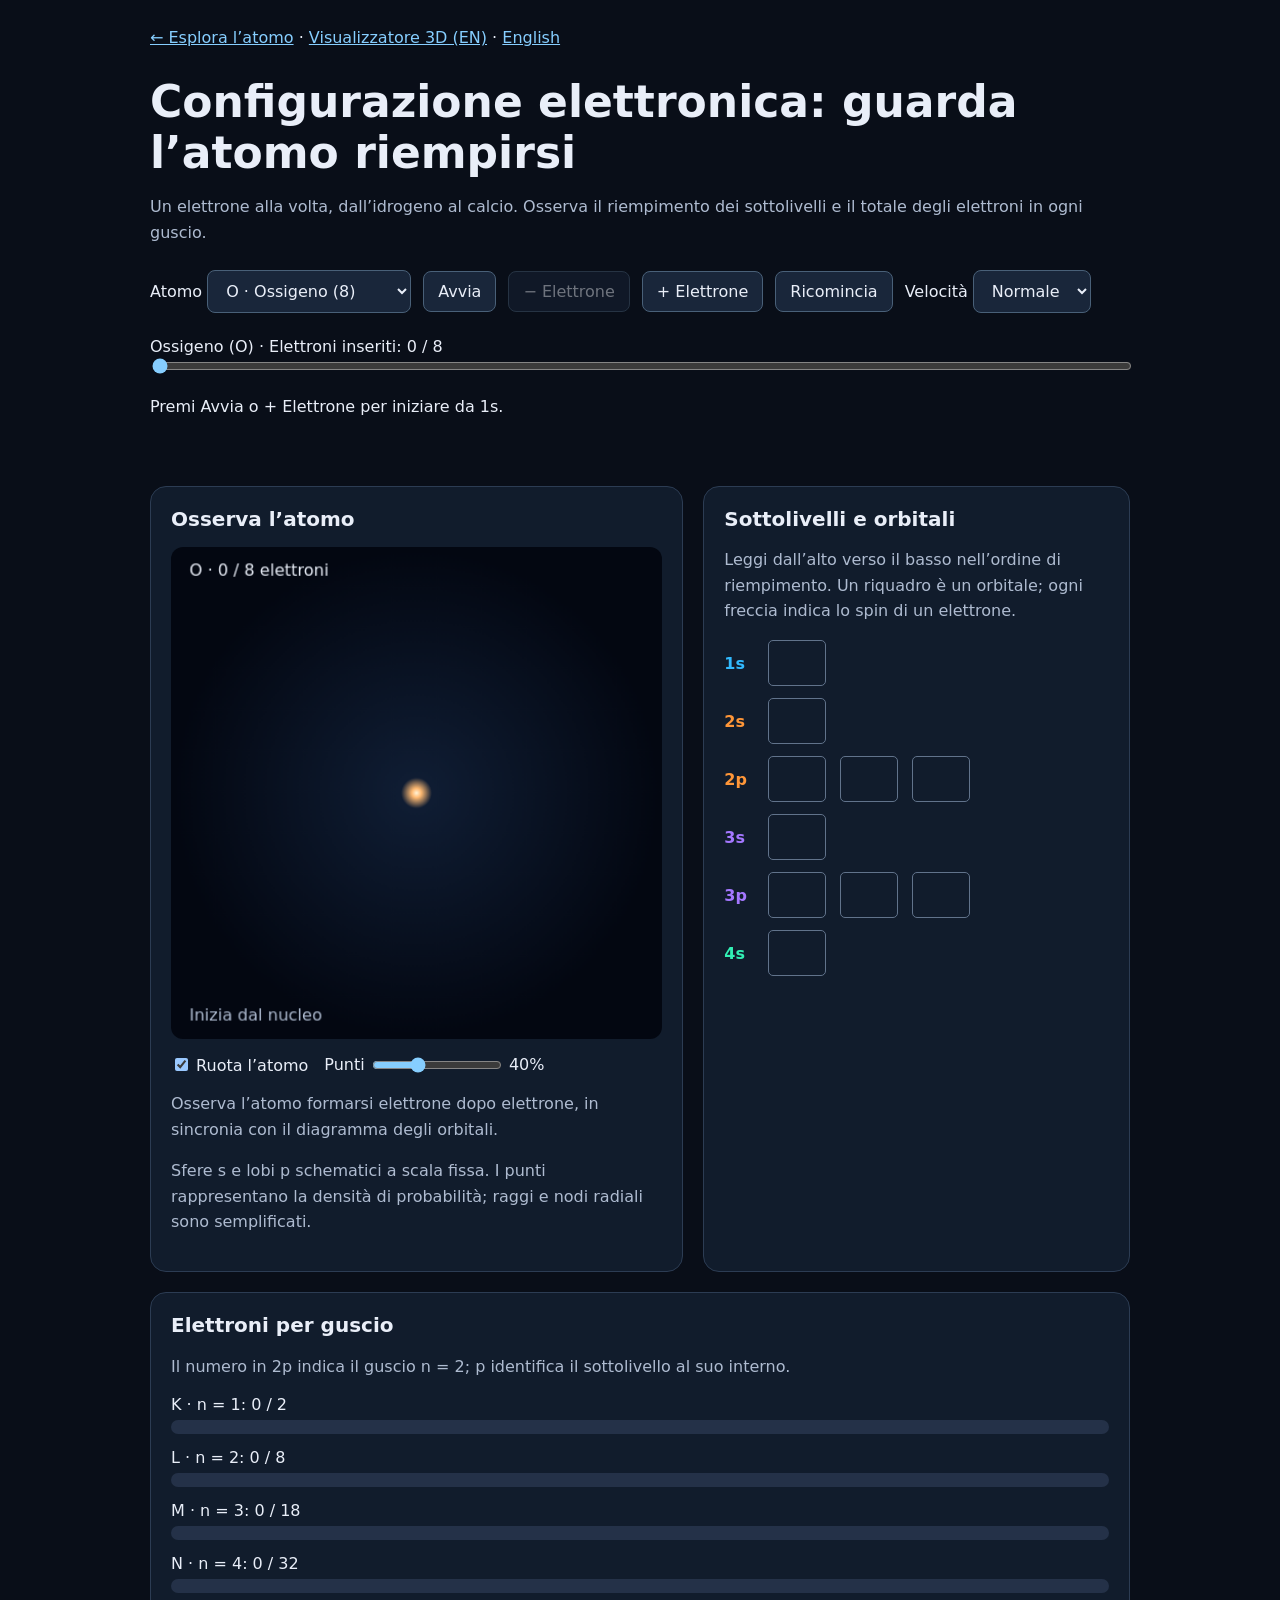
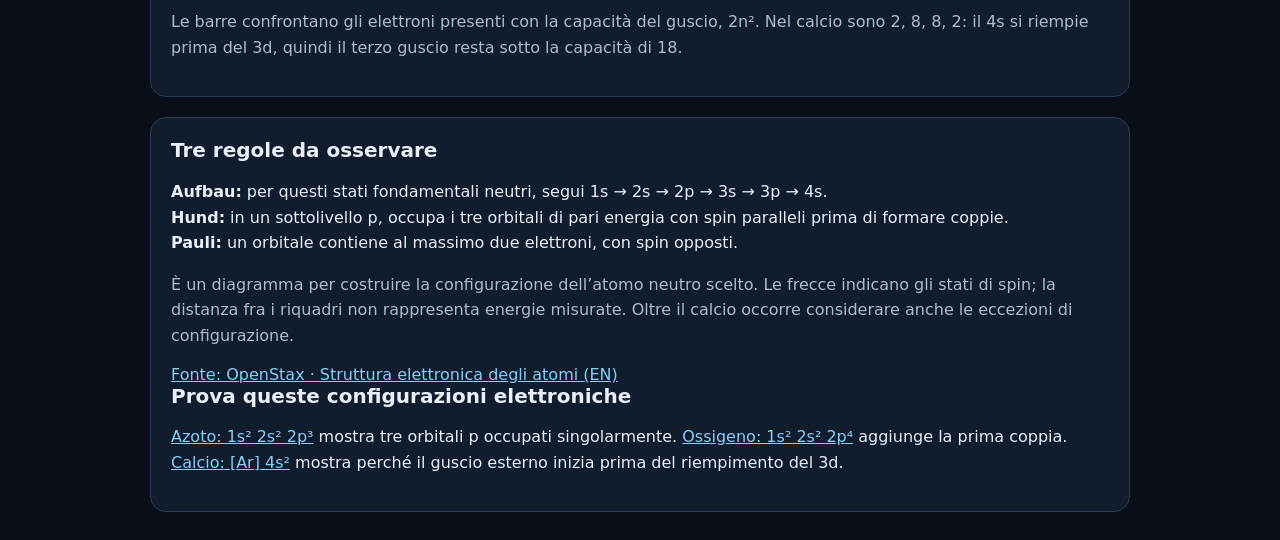
<file: web/shell_filling_it.html>
<!doctype html>
<!-- Generated by tools/education_pages_gen.py from the English lesson; do not edit. -->
<html lang="it">
<head>
<meta charset="utf-8">
<meta name="viewport" content="width=device-width, initial-scale=1">
<title>Configurazione elettronica: animazione di gusci e orbitali | Atom Cube</title>
<meta name="description" content="Impara la configurazione elettronica con un’animazione interattiva: riempi gli atomi dall’idrogeno al calcio e scopri Aufbau, Hund e il principio di Pauli.">
<link rel="canonical" href="https://pbrunot.github.io/electron-3d-display/web/shell_filling_it.html">
<link rel="alternate" hreflang="en" href="https://pbrunot.github.io/electron-3d-display/web/shell_filling.html">
<link rel="alternate" hreflang="it" href="https://pbrunot.github.io/electron-3d-display/web/shell_filling_it.html">
<link rel="alternate" hreflang="x-default" href="https://pbrunot.github.io/electron-3d-display/web/shell_filling.html">
<meta property="og:type" content="website">
<meta property="og:title" content="Configurazione elettronica animata | Atom Cube">
<meta property="og:description" content="Osserva il riempimento dell’atomo mentre i diagrammi degli orbitali spiegano Aufbau, Hund e Pauli.">
<meta property="og:url" content="https://pbrunot.github.io/electron-3d-display/web/shell_filling_it.html">
<meta property="og:image" content="https://pbrunot.github.io/electron-3d-display/img/atom_C.png">
<meta property="og:locale" content="it_IT">
<meta name="twitter:card" content="summary_large_image">
<style>
    :root { color-scheme: dark; font-family: system-ui, sans-serif; background: #090e18; color: #e9eef8; }
    body { margin: 0; }
    main { max-width: 980px; margin: auto; padding: 28px 20px; }
    a { color: #86ceff; }
    h1 { font-size: clamp(28px, 5vw, 44px); margin-bottom: 8px; }
    p { line-height: 1.6; }
    .muted { color: #aebbd0; }
    .controls { display: flex; flex-wrap: wrap; gap: 12px; align-items: center; margin: 24px 0; }
    button, select { font: inherit; background: #19263a; color: inherit; border: 1px solid #496078; border-radius: 8px; padding: 10px 14px; }
    button { cursor: pointer; }
    button:disabled { opacity: .45; cursor: default; }
    :focus-visible { outline: 3px solid #ffd080; outline-offset: 3px; }
    input[type=range] { width: 100%; accent-color: #86ceff; }
    .panels { display: grid; grid-template-columns: 1.25fr 1fr; gap: 20px; }
    section { background: #111c2c; border: 1px solid #2c3c53; border-radius: 16px; padding: 20px; }
    h2 { font-size: 20px; margin-top: 0; }
    .row { display: flex; align-items: center; gap: 14px; margin: 12px 0; }
    .label { min-width: 30px; color: var(--shell); font-weight: bold; }
    .box { display: inline-flex; width: 56px; height: 44px; border: 1px solid #61738b; border-radius: 5px; align-items: center; justify-content: center; font-size: 28px; }
    .box.active { border-color: #ffd080; background: #433724; }
    .new { color: #ffd080; animation: arrive .6s ease-out; display: inline-block; }
    @keyframes arrive { from { opacity: 0; transform: translateY(-22px); } to { opacity: 1; transform: translateY(0); } }
    .shell { margin: 14px 0; }
    .track { background: #243148; height: 14px; border-radius: 8px; overflow: hidden; margin-top: 6px; }
    .fill { height: 100%; background: var(--shell); transition: width .6s ease; }
    #configuration { font-size: 22px; min-height: 34px; }
    #explanation { min-height: 76px; }
    .rules { margin-top: 20px; }
    #atom { display: block; width: 100%; aspect-ratio: 1; border-radius: 12px; }
    .atom-controls { display: flex; flex-wrap: wrap; gap: 16px; align-items: center; margin: 16px 0; }
    .atom-controls input[type=range] { width: 130px; vertical-align: middle; }
    .totals { grid-column: 1 / -1; }
    @media (max-width: 650px) { .panels { grid-template-columns: 1fr; } }
    @media (prefers-reduced-motion: reduce) { .new { animation: none; } .fill { transition: none; } }
</style>
</head>
<body>
<main>
    <nav aria-label="Navigazione principale"><a href="../it/index.html">← Esplora l’atomo</a> · <a href="index.html">Visualizzatore 3D (EN)</a> · <a href="shell_filling.html" lang="en" hreflang="en">English</a></nav>
    <h1>Configurazione elettronica: guarda l’atomo riempirsi</h1>
    <p class="muted">Un elettrone alla volta, dall’idrogeno al calcio. Osserva il riempimento dei sottolivelli e il totale degli elettroni in ogni guscio.</p>
    <div class="controls">
        <label>Atomo <select id="element"></select></label>
        <button id="play">Avvia</button>
        <button id="back" aria-label="Rimuovi un elettrone">− Elettrone</button>
        <button id="next" aria-label="Aggiungi un elettrone">+ Elettrone</button>
        <button id="reset">Ricomincia</button>
        <label>Velocità <select id="speed"><option value="1800">Lenta</option><option value="1000" selected>Normale</option><option value="500">Rapida</option></select></label>
    </div>
    <label for="progress" id="progress-label">Elettroni inseriti: 0</label>
    <input id="progress" type="range" min="0" max="8" value="0">
    <p id="explanation" role="status" aria-live="polite"></p>
    <div class="panels">
        <section>
            <h2>Osserva l’atomo</h2>
            <canvas id="atom" width="480" height="480" role="img" aria-label="Animazione del riempimento dell’atomo">Nuvole schematiche di probabilità elettronica colorate per guscio. I totali sotto indicano il numero di elettroni.</canvas>
            <div class="atom-controls">
                <label><input id="rotation" type="checkbox" checked> Ruota l’atomo</label>
                <label>Punti <input id="density" type="range" min="10" max="100" value="40" step="5"> <output id="density-value" for="density">40%</output></label>
            </div>
            <p class="muted">Osserva l’atomo formarsi elettrone dopo elettrone, in sincronia con il diagramma degli orbitali.</p>
            <p class="muted">Sfere s e lobi p schematici a scala fissa. I punti rappresentano la densità di probabilità; raggi e nodi radiali sono semplificati.</p>
        </section>
        <section aria-label="Diagramma di riempimento degli orbitali">
            <h2>Sottolivelli e orbitali</h2>
            <p class="muted">Leggi dall’alto verso il basso nell’ordine di riempimento. Un riquadro è un orbitale; ogni freccia indica lo spin di un elettrone.</p>
            <div id="orbitals"></div>
            <p id="configuration" aria-label="Configurazione elettronica"></p>
        </section>
        <section class="totals">
            <h2>Elettroni per guscio</h2>
            <p class="muted">Il numero in 2p indica il guscio n = 2; p identifica il sottolivello al suo interno.</p>
            <div id="shells"></div>
            <p class="muted">Le barre confrontano gli elettroni presenti con la capacità del guscio, 2n². Nel calcio sono 2, 8, 8, 2: il 4s si riempie prima del 3d, quindi il terzo guscio resta sotto la capacità di 18.</p>
        </section>
    </div>
    <section class="rules">
        <h2>Tre regole da osservare</h2>
        <p><strong>Aufbau:</strong> per questi stati fondamentali neutri, segui 1s → 2s → 2p → 3s → 3p → 4s.<br>
        <strong>Hund:</strong> in un sottolivello p, occupa i tre orbitali di pari energia con spin paralleli prima di formare coppie.<br>
        <strong>Pauli:</strong> un orbitale contiene al massimo due elettroni, con spin opposti.</p>
        <p class="muted">È un diagramma per costruire la configurazione dell’atomo neutro scelto. Le frecce indicano gli stati di spin; la distanza fra i riquadri non rappresenta energie misurate. Oltre il calcio occorre considerare anche le eccezioni di configurazione.</p>
        <a href="https://openstax.org/books/chemistry-atoms-first-2e/pages/3-4-electronic-structure-of-atoms-electron-configurations">Fonte: OpenStax · Struttura elettronica degli atomi (EN)</a>
        <h2>Prova queste configurazioni elettroniche</h2>
        <p><a href="?z=7">Azoto: 1s² 2s² 2p³</a> mostra tre orbitali p occupati singolarmente.
        <a href="?z=8">Ossigeno: 1s² 2s² 2p⁴</a> aggiunge la prima coppia.
        <a href="?z=20">Calcio: [Ar] 4s²</a> mostra perché il guscio esterno inizia prima del riempimento del 3d.</p>
    </section>
</main>
<script src="shell_filling_model.js"></script>
<script src="shell_filling_locale.js"></script>
<script src="shell_filling_atom.js"></script>
<script src="shell_filling.js"></script>
</body>
</html>
</file>
<file: web/portal.css>
:root { color-scheme: dark; font-family: system-ui, sans-serif; background: #080e18; color: #e9eef8; }
* { box-sizing: border-box; }
body { margin: 0; }
a { color: #73cdff; text-underline-offset: 4px; }
a:hover { color: #c6eeff; }
:focus-visible { outline: 3px solid #ffc47b; outline-offset: 5px; }
header, main, footer { max-width: 1120px; padding: 24px; margin: auto; }
header { display: flex; align-items: center; justify-content: space-between; gap: 18px; }
.brand { font-weight: 800; letter-spacing: .08em; color: #fff; text-decoration: none; }
.brand span { display: block; font-size: 12px; font-weight: 400; color: #9db1c9; letter-spacing: 0; margin-top: 5px; }
nav { display: flex; gap: 22px; }
.skip { position: absolute; top: -80px; padding: 12px; background: #182945; z-index: 10; }
.skip:focus { top: 8px; }
section { margin: 40px 0 64px; }
.hero { display: grid; grid-template-columns: 1.2fr 1fr; align-items: center; gap: 40px; margin-top: 12px; }
h1 { font-size: clamp(44px, 7vw, 78px); letter-spacing: -.05em; line-height: 1.05; margin: 20px 0; max-width: 620px; }
h2 { font-size: clamp(25px, 4vw, 34px); letter-spacing: -.03em; }
h3 { font-size: 21px; margin-top: 0; }
p { line-height: 1.7; color: #b8c7db; }
.intro { font-size: 20px; max-width: 600px; }
.eyebrow { font-size: 12px; text-transform: uppercase; letter-spacing: .13em; color: #85d0ff; }
.actions { display: flex; flex-wrap: wrap; align-items: center; gap: 18px; margin-top: 28px; }
.button { display: inline-block; padding: 14px 18px; background: #7ad2ff; color: #071525; text-decoration: none; border-radius: 8px; font-weight: 650; }
.button:hover { background: #b2e5ff; color: #071525; }
figure { margin: 0; }
figure img { display: block; width: 100%; height: auto; border-radius: 50%; background: #000; }
figcaption { font-size: 12px; text-align: center; color: #93a6bf; line-height: 1.5; margin: 16px 20px; }
.paths { display: grid; grid-template-columns: repeat(3, 1fr); gap: 18px; }
article { display: flex; flex-direction: column; padding: 24px; border: 1px solid #304057; border-radius: 12px; background: #111c2d; }
article p { flex: 1; }
.text-link { font-weight: 600; }
.concepts { border-top: 1px solid #304057; border-bottom: 1px solid #304057; padding: 24px 0; }
.table-wrap { overflow-x: auto; }
table { width: 100%; border-collapse: collapse; text-align: left; }
th, td { padding: 16px 12px; border-bottom: 1px solid #28384e; line-height: 1.6; }
th { color: #96dcff; }
.examples, .guides ol { padding-left: 24px; }
.examples li { padding: 12px 0; font-size: 18px; }
.guides { background: #111c2d; padding: 26px; border-radius: 12px; }
.guides li { padding: 10px 0; }
.guides li p { margin: 5px 0; }
details { border-bottom: 1px solid #304057; padding: 18px 0; }
summary { cursor: pointer; font-size: 18px; font-weight: 600; }
footer { border-top: 1px solid #304057; padding-bottom: 40px; line-height: 1.7; }
@media (max-width: 760px) { .hero, .paths { grid-template-columns: 1fr; } .hero figure { max-width: 400px; margin: auto; } header { flex-wrap: wrap; } main { padding-top: 0; } section { margin-bottom: 42px; } }
</file>
